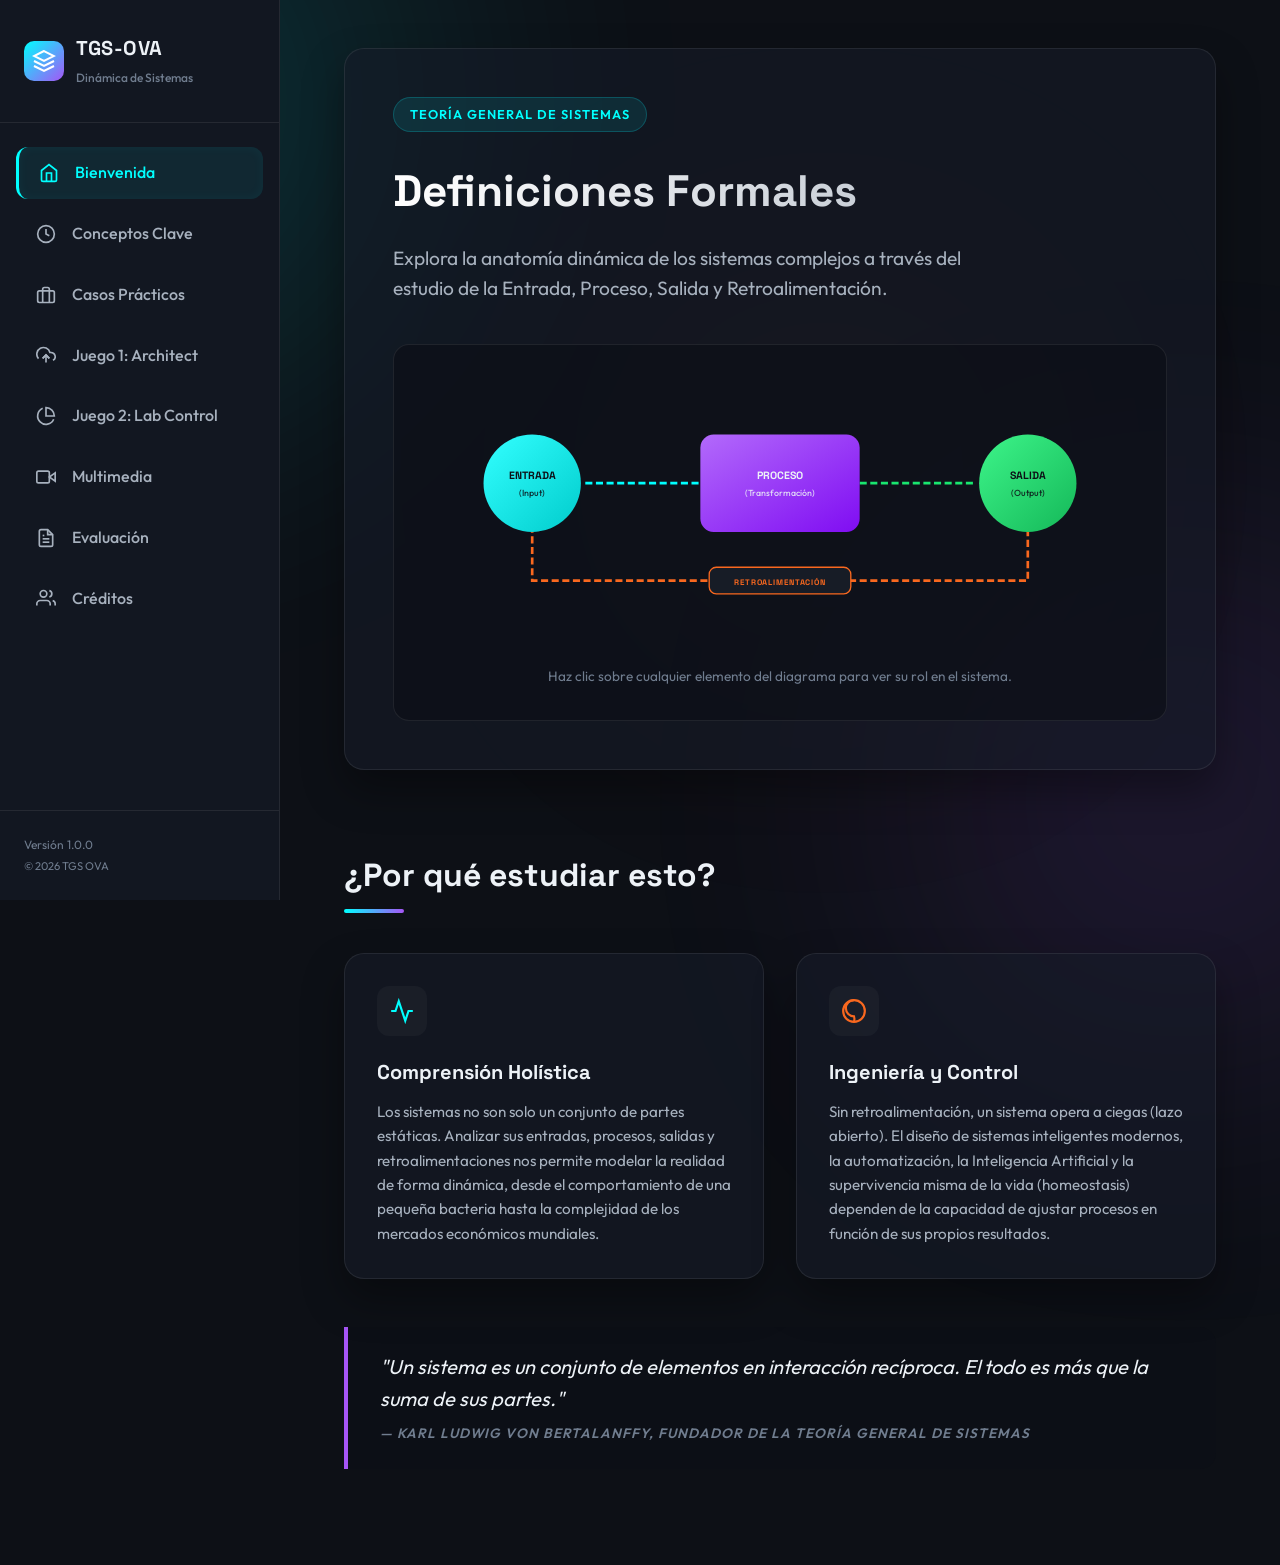
<file: ovas/OVA_Jhon_Alexander/index.html>
<!DOCTYPE html>
<html lang="es">
<head>
    <meta charset="UTF-8">
    <meta name="viewport" content="width=device-width, initial-scale=1.0">
    <meta name="description" content="Objeto Virtual de Aprendizaje (OVA) interactivo sobre la Teoría General de Sistemas (TGS). Aprende de forma interactiva sobre Entrada, Proceso, Salida y Retroalimentación con juegos y simuladores.">
    <title>OVA: Teoría General de Sistemas - Entrada, Proceso, Salida y Retroalimentación</title>
    <!-- Google Fonts -->
    <link rel="preconnect" href="https://fonts.googleapis.com">
    <link rel="preconnect" href="https://fonts.gstatic.com" crossorigin>
    <link href="https://fonts.googleapis.com/css2?family=Outfit:wght@300;400;500;600;700;800&family=Space+Grotesk:wght@400;500;600;700&display=swap" rel="stylesheet">
    <!-- Estilos Principales -->
    <link rel="stylesheet" href="styles.css">
</head>
<body>
    <!-- Partículas / Fondo dinámico decorativo -->
    <div class="bg-glow bg-glow-1"></div>
    <div class="bg-glow bg-glow-2"></div>
    <div class="bg-glow bg-glow-3"></div>

    <div class="app-container">
        <!-- Sidebar de Navegación -->
        <aside class="sidebar">
            <div class="sidebar-header">
                <div class="logo-icon">
                    <svg viewBox="0 0 24 24" fill="none" stroke="currentColor" stroke-width="2">
                        <path d="M12 2L2 7l10 5 10-5-10-5zM2 17l10 5 10-5M2 12l10 5 10-5"/>
                    </svg>
                </div>
                <div class="logo-text">
                    <h1>TGS-OVA</h1>
                    <span>Dinámica de Sistemas</span>
                </div>
            </div>
            
            <nav class="nav-menu">
                <a href="#bienvenida" class="nav-item active" data-tab="bienvenida">
                    <svg viewBox="0 0 24 24" fill="none" stroke="currentColor" stroke-width="2" class="nav-icon">
                        <path d="M3 9l9-7 9 7v11a2 2 0 0 1-2 2H5a2 2 0 0 1-2-2z"/>
                        <polyline points="9 22 9 12 15 12 15 22"/>
                    </svg>
                    <span>Bienvenida</span>
                </a>
                <a href="#conceptos" class="nav-item" data-tab="conceptos">
                    <svg viewBox="0 0 24 24" fill="none" stroke="currentColor" stroke-width="2" class="nav-icon">
                        <path d="M12 2a10 10 0 0 1 10 10c0 5.523-4.477 10-10 10S2 17.523 2 12A10 10 0 0 1 12 2z"/>
                        <path d="M12 6v6l4 2"/>
                    </svg>
                    <span>Conceptos Clave</span>
                </a>
                <a href="#casos" class="nav-item" data-tab="casos">
                    <svg viewBox="0 0 24 24" fill="none" stroke="currentColor" stroke-width="2" class="nav-icon">
                        <rect x="2" y="7" width="20" height="14" rx="2" ry="2"/>
                        <path d="M16 21V5a2 2 0 0 0-2-2h-4a2 2 0 0 0-2 2v16"/>
                    </svg>
                    <span>Casos Prácticos</span>
                </a>
                <a href="#constructor" class="nav-item" data-tab="constructor">
                    <svg viewBox="0 0 24 24" fill="none" stroke="currentColor" stroke-width="2" class="nav-icon">
                        <polyline points="16 16 12 12 8 16"/>
                        <line x1="12" y1="12" x2="12" y2="21"/>
                        <path d="M20.39 18.39A5 5 0 0 0 18 9h-1.26A8 8 0 1 0 3 16.3"/>
                        <polyline points="16 16 12 12 8 16"/>
                    </svg>
                    <span>Juego 1: Architect</span>
                </a>
                <a href="#simulador" class="nav-item" data-tab="simulador">
                    <svg viewBox="0 0 24 24" fill="none" stroke="currentColor" stroke-width="2" class="nav-icon">
                        <path d="M21.21 15.89A10 10 0 1 1 8 2.83"/>
                        <path d="M22 12A10 10 0 0 0 12 2v10z"/>
                    </svg>
                    <span>Juego 2: Lab Control</span>
                </a>
                <a href="#videos" class="nav-item" data-tab="videos">
                    <svg viewBox="0 0 24 24" fill="none" stroke="currentColor" stroke-width="2" class="nav-icon">
                        <polygon points="23 7 16 12 23 17 23 7"/>
                        <rect x="1" y="5" width="15" height="14" rx="2" ry="2"/>
                    </svg>
                    <span>Multimedia</span>
                </a>
                <a href="#evaluacion" class="nav-item" data-tab="evaluacion">
                    <svg viewBox="0 0 24 24" fill="none" stroke="currentColor" stroke-width="2" class="nav-icon">
                        <path d="M14 2H6a2 2 0 0 0-2 2v16a2 2 0 0 0 2 2h12a2 2 0 0 0 2-2V8z"/>
                        <polyline points="14 2 14 8 20 8"/>
                        <line x1="16" y1="13" x2="8" y2="13"/>
                        <line x1="16" y1="17" x2="8" y2="17"/>
                        <polyline points="10 9 9 9 8 9"/>
                    </svg>
                    <span>Evaluación</span>
                </a>
                <a href="#creditos" class="nav-item" data-tab="creditos">
                    <svg viewBox="0 0 24 24" fill="none" stroke="currentColor" stroke-width="2" class="nav-icon">
                        <path d="M17 21v-2a4 4 0 0 0-4-4H5a4 4 0 0 0-4 4v2"/>
                        <circle cx="9" cy="7" r="4"/>
                        <path d="M23 21v-2a4 4 0 0 0-3-3.87"/>
                        <path d="M16 3.13a4 4 0 0 1 0 7.75"/>
                    </svg>
                    <span>Créditos</span>
                </a>
            </nav>

            <div class="sidebar-footer">
                <span class="version">Versión 1.0.0</span>
                <span class="copyright">© 2026 TGS OVA</span>
            </div>
        </aside>

        <!-- Contenido Principal -->
        <main class="main-content">
            <!-- Header Móvil -->
            <header class="mobile-header">
                <button class="menu-toggle" id="menuToggleBtn">
                    <svg viewBox="0 0 24 24" fill="none" stroke="currentColor" stroke-width="2">
                        <line x1="3" y1="12" x2="21" y2="12"/>
                        <line x1="3" y1="6" x2="21" y2="6"/>
                        <line x1="3" y1="18" x2="21" y2="18"/>
                    </svg>
                </button>
                <div class="mobile-logo">
                    <h2>TGS OVA</h2>
                </div>
                <div style="width: 24px;"></div> <!-- Spacer para balancear -->
            </header>

            <!-- Sección: Bienvenida -->
            <section id="bienvenida" class="tab-content active">
                <div class="hero-card">
                    <div class="hero-badge">Teoría General de Sistemas</div>
                    <h2 class="hero-title">Definiciones Formales</h2>
                    <p class="hero-subtitle">Explora la anatomía dinámica de los sistemas complejos a través del estudio de la Entrada, Proceso, Salida y Retroalimentación.</p>
                    
                    <!-- Diagrama de Sistema Interactivo SVG -->
                    <div class="interactive-diagram-container">
                        <svg id="mainSystemDiagram" viewBox="0 0 800 300" class="main-diagram-svg">
                            <!-- Definición de Gradientes y Marcadores -->
                            <defs>
                                <linearGradient id="cyanGrad" x1="0%" y1="0%" x2="100%" y2="100%">
                                    <stop offset="0%" stop-color="hsl(180, 100%, 60%)" />
                                    <stop offset="100%" stop-color="hsl(180, 100%, 40%)" />
                                </linearGradient>
                                <linearGradient id="purpleGrad" x1="0%" y1="0%" x2="100%" y2="100%">
                                    <stop offset="0%" stop-color="hsl(270, 95%, 70%)" />
                                    <stop offset="100%" stop-color="hsl(270, 90%, 50%)" />
                                </linearGradient>
                                <linearGradient id="greenGrad" x1="0%" y1="0%" x2="100%" y2="100%">
                                    <stop offset="0%" stop-color="hsl(145, 90%, 60%)" />
                                    <stop offset="100%" stop-color="hsl(145, 80%, 40%)" />
                                </linearGradient>
                                <linearGradient id="orangeGrad" x1="0%" y1="0%" x2="100%" y2="100%">
                                    <stop offset="0%" stop-color="hsl(20, 95%, 65%)" />
                                    <stop offset="100%" stop-color="hsl(20, 95%, 45%)" />
                                </linearGradient>
                                <marker id="arrow" viewBox="0 0 10 10" refX="6" refY="5" markerWidth="6" markerHeight="6" orient="auto-start-reverse">
                                    <path d="M 0 0 L 10 5 L 0 10 z" fill="#718096" />
                                </marker>
                                <marker id="arrow-coral" viewBox="0 0 10 10" refX="6" refY="5" markerWidth="6" markerHeight="6" orient="auto-start-reverse">
                                    <path d="M 0 0 L 10 5 L 0 10 z" fill="hsl(20, 95%, 55%)" />
                                </marker>
                            </defs>

                            <!-- Línea de Conexión: Entrada a Proceso -->
                            <line x1="180" y1="120" x2="310" y2="120" stroke="hsl(180, 100%, 50%)" stroke-width="3" stroke-dasharray="6, 4" class="anim-dash-fast"/>
                            
                            <!-- Línea de Conexión: Proceso a Salida -->
                            <line x1="490" y1="120" x2="620" y2="120" stroke="hsl(145, 80%, 50%)" stroke-width="3" stroke-dasharray="6, 4" class="anim-dash-fast"/>

                            <!-- Lazo de Retroalimentación -->
                            <path d="M 680 160 L 680 230 L 120 230 L 120 160" fill="none" stroke="hsl(20, 95%, 55%)" stroke-width="3" stroke-dasharray="8, 4" class="anim-dash-feedback" marker-end="url(#arrow-coral)"/>

                            <!-- Nodo: Entrada -->
                            <g class="diagram-node node-input" id="nodeInput">
                                <circle cx="120" cy="120" r="55" fill="url(#cyanGrad)" filter="url(#glow)"/>
                                <text x="120" y="115" class="node-title">ENTRADA</text>
                                <text x="120" y="135" class="node-desc">(Input)</text>
                            </g>

                            <!-- Nodo: Proceso (Caja Negra) -->
                            <g class="diagram-node node-process" id="nodeProcess">
                                <rect x="310" y="65" width="180" height="110" rx="15" fill="url(#purpleGrad)" class="glow-purple"/>
                                <text x="400" y="115" class="node-title">PROCESO</text>
                                <text x="400" y="135" class="node-desc">(Transformación)</text>
                            </g>

                            <!-- Nodo: Salida -->
                            <g class="diagram-node node-output" id="nodeOutput">
                                <circle cx="680" cy="120" r="55" fill="url(#greenGrad)"/>
                                <text x="680" y="115" class="node-title">SALIDA</text>
                                <text x="680" y="135" class="node-desc">(Output)</text>
                            </g>

                            <!-- Etiqueta Retroalimentación -->
                            <rect x="320" y="215" width="160" height="30" rx="8" fill="hsl(220, 25%, 12%)" stroke="hsl(20, 95%, 55%)" stroke-width="1.5"/>
                            <text x="400" y="235" class="node-feedback-text">RETROALIMENTACIÓN</text>
                        </svg>
                        <div class="diagram-hint">Haz clic sobre cualquier elemento del diagrama para ver su rol en el sistema.</div>
                    </div>
                </div>

                <!-- Info Modal / Detalle dinámico del diagrama -->
                <div class="diagram-detail-card id-card-hidden" id="diagramDetailCard">
                    <button class="close-card-btn" id="closeDetailCardBtn">&times;</button>
                    <div class="card-detail-content">
                        <h4 class="card-detail-title" id="detailTitle">Detalle</h4>
                        <p class="card-detail-text" id="detailDescription">Selecciona un elemento.</p>
                        <div class="detail-tags" id="detailTags"></div>
                    </div>
                </div>

                <!-- Tarjetas de Justificación -->
                <div class="section-title-wrap">
                    <h3 class="section-title">¿Por qué estudiar esto?</h3>
                    <div class="title-underline"></div>
                </div>

                <div class="grid-2">
                    <div class="info-card glow-card">
                        <div class="info-card-icon text-cyan">
                            <svg viewBox="0 0 24 24" fill="none" stroke="currentColor" stroke-width="2">
                                <path d="M22 12h-4l-3 9L9 3l-3 9H2"/>
                            </svg>
                        </div>
                        <h3>Comprensión Holística</h3>
                        <p>Los sistemas no son solo un conjunto de partes estáticas. Analizar sus entradas, procesos, salidas y retroalimentaciones nos permite modelar la realidad de forma dinámica, desde el comportamiento de una pequeña bacteria hasta la complejidad de los mercados económicos mundiales.</p>
                    </div>

                    <div class="info-card glow-card">
                        <div class="info-card-icon text-coral">
                            <svg viewBox="0 0 24 24" fill="none" stroke="currentColor" stroke-width="2">
                                <circle cx="12" cy="12" r="10"/>
                                <path d="M12 2a7.5 7.5 0 0 0 0 15 7.5 7.5 0 0 1 0 5"/>
                            </svg>
                        </div>
                        <h3>Ingeniería y Control</h3>
                        <p>Sin retroalimentación, un sistema opera a ciegas (lazo abierto). El diseño de sistemas inteligentes modernos, la automatización, la Inteligencia Artificial y la supervivencia misma de la vida (homeostasis) dependen de la capacidad de ajustar procesos en función de sus propios resultados.</p>
                    </div>
                </div>

                <div class="quote-container">
                    <blockquote>
                        "Un sistema es un conjunto de elementos en interacción recíproca. El todo es más que la suma de sus partes."
                    </blockquote>
                    <cite>— Karl Ludwig von Bertalanffy, Fundador de la Teoría General de Sistemas</cite>
                </div>
            </section>

            <!-- Sección: Conceptos Clave -->
            <section id="conceptos" class="tab-content">
                <div class="section-title-wrap">
                    <span class="subtitle-tag">Marco Teórico</span>
                    <h2 class="section-title">Los 4 Pilares del Análisis de Sistemas</h2>
                    <div class="title-underline"></div>
                </div>

                <!-- Navegador de Conceptos (Sub-tabs verticales/horizontales) -->
                <div class="concept-tabs">
                    <button class="c-tab-btn active" data-concept="input">
                        <span class="indicator cyan"></span> Entrada (Input)
                    </button>
                    <button class="c-tab-btn" data-concept="process">
                        <span class="indicator purple"></span> Proceso (Process)
                    </button>
                    <button class="c-tab-btn" data-concept="output">
                        <span class="indicator green"></span> Salida (Output)
                    </button>
                    <button class="c-tab-btn" data-concept="feedback">
                        <span class="indicator coral"></span> Retroalimentación
                    </button>
                </div>

                <!-- Paneles de Conceptos -->
                <div class="concept-panels-container">
                    <!-- Entrada -->
                    <div class="concept-panel active" id="c-input">
                        <div class="concept-layout">
                            <div class="concept-info">
                                <h3 class="concept-heading text-cyan">Definición Formal de la Entrada</h3>
                                <p class="concept-p">Es la fuerza de arranque o importación que proporciona al sistema la materia, energía o información necesaria para su operación y mantenimiento.</p>
                                <p class="concept-p">Ningún sistema abierto es autosuficiente; depende del ambiente externo para adquirir recursos indispensables. Las entradas pueden clasificarse en:</p>
                                <ul class="concept-list">
                                    <li><strong>Materia:</strong> Insumos tangibles que serán transformados o consumidos (ej. hierro en una siderúrgica, alimentos en el cuerpo).</li>
                                    <li><strong>Energía:</strong> La fuerza que dinamiza y mueve los mecanismos del sistema (ej. electricidad, radiación solar, calor).</li>
                                    <li><strong>Información:</strong> Datos, instrucciones, señales o variables del entorno que orientan la operación del sistema (ej. especificaciones de diseño, temperatura ambiental).</li>
                                </ul>
                                <div class="concept-academic">
                                    <strong>Enfoque Cibernético:</strong> Representa la disminución de la entropía importando orden (*negentropía*) desde el exterior para evitar la degradación del sistema.
                                </div>
                            </div>
                            <div class="concept-visualization">
                                <div class="flow-box border-cyan">
                                    <div class="box-header bg-cyan">Ambiente Externo</div>
                                    <div class="box-body">
                                        <div class="arrow-indicator anim-flow-right">
                                            <span>Materia</span>
                                            <span>Energía</span>
                                            <span>Información</span>
                                        </div>
                                        <div class="target-box bg-dark-cyan">ENTRADA (Sistema)</div>
                                    </div>
                                </div>
                            </div>
                        </div>
                    </div>

                    <!-- Proceso -->
                    <div class="concept-panel" id="c-process">
                        <div class="concept-layout">
                            <div class="concept-info">
                                <h3 class="concept-heading text-purple">Definición Formal del Proceso</h3>
                                <p class="concept-p">Es la corriente de transformación que convierte las entradas en salidas. Consiste en la acción combinada de las partes y subsistemas para alterar el estado de los insumos.</p>
                                <p class="concept-p">El proceso representa el comportamiento dinámico e interno del sistema. A menudo se le llama <strong>"Caja Negra"</strong> (*Black Box*) cuando:</p>
                                <ul class="concept-list">
                                    <li>El observador se enfoca en las relaciones causa-efecto (Entradas vs. Salidas) sin necesidad de detallar la compleja mecánica interna.</li>
                                    <li>Los mecanismos internos son tan intrincados o inaccesibles que solo pueden inferirse experimentalmente evaluando qué sale ante determinado estímulo de entrada.</li>
                                </ul>
                                <div class="concept-academic">
                                    <strong>Enfoque de Sistemas:</strong> En este punto ocurre la *sinergia*, donde el trabajo coordinado de los subsistemas produce un valor que excede las contribuciones individuales.
                                </div>
                            </div>
                            <div class="concept-visualization">
                                <div class="black-box-container">
                                    <div class="flow-line entry-line"></div>
                                    <div class="black-box border-purple">
                                        <span class="bb-title">CAJA NEGRA</span>
                                        <span class="bb-subtitle">(Proceso de Transformación)</span>
                                        <div class="bb-gears">⚙️⚙️</div>
                                    </div>
                                    <div class="flow-line exit-line"></div>
                                </div>
                            </div>
                        </div>
                    </div>

                    <!-- Salida -->
                    <div class="concept-panel" id="c-output">
                        <div class="concept-layout">
                            <div class="concept-info">
                                <h3 class="concept-heading text-green">Definición Formal de la Salida</h3>
                                <p class="concept-p">Es el resultado del proceso de transformación. Representa la exportación de productos, servicios, energía modificada o información hacia el medio ambiente externo.</p>
                                <p class="concept-p">La salida cumple con el propósito de existencia del sistema y determina su viabilidad a largo plazo. Las salidas se agrupan en:</p>
                                <ul class="concept-list">
                                    <li><strong>Salidas Principales (Útiles):</strong> Aquellos resultados que justifican la existencia del sistema en primer lugar (ej. vehículos terminados, pacientes curados).</li>
                                    <li><strong>Residuos o Desechos:</strong> Subproductos del proceso de transformación que no aportan valor inmediato y a menudo incrementan la entropía ambiental (ej. calor disipado, gases de combustión, chatarra).</li>
                                    <li><strong>Información/Señales:</strong> Datos reportados al ambiente para comunicar estados internos del sistema.</li>
                                </ul>
                            </div>
                            <div class="concept-visualization">
                                <div class="flow-box border-green">
                                    <div class="box-header bg-green">SISTEMA</div>
                                    <div class="box-body">
                                        <div class="target-box bg-dark-green">SALIDA</div>
                                        <div class="arrow-indicator anim-flow-right">
                                            <span>Productos Útiles</span>
                                            <span>Residuos / Calor</span>
                                            <span>Señales / Datos</span>
                                        </div>
                                        <div class="box-header bg-dark-neutral">Ambiente Receptor</div>
                                    </div>
                                </div>
                            </div>
                        </div>
                    </div>

                    <!-- Retroalimentación -->
                    <div class="concept-panel" id="c-feedback">
                        <div class="concept-layout">
                            <div class="concept-info">
                                <h3 class="concept-heading text-coral">Definición Formal de la Retroalimentación</h3>
                                <p class="concept-p">Es el mecanismo de control mediante el cual una fracción de la salida de un sistema se redirige nuevamente hacia la entrada, modificando su comportamiento posterior.</p>
                                <p class="concept-p">La retroalimentación (*Feedback*) es el núcleo de la estabilidad y la autorregulación. Existen dos tipos fundamentales descritos por la cibernética:</p>
                                <ul class="concept-list">
                                    <li><strong>Retroalimentación Negativa (Balancing / Homeostática):</strong> Reduce la desviación entre el desempeño del sistema y el objetivo deseado. Actúa como freno automático estabilizador. (Ej: Un termostato, el hambre en los animales).</li>
                                    <li><strong>Retroalimentación Positiva (Reinforcing / Amplificadora):</strong> Amplifica y acelera los cambios o desviaciones del sistema. Conduce al crecimiento exponencial o al colapso destructivo si no es regulada. (Ej: El acople de audio de un micrófono, el pánico bancario, el nacimiento biológico).</li>
                                </ul>
                            </div>
                            <div class="concept-visualization">
                                <div class="feedback-loop-diagram">
                                    <div class="loop-top">
                                        <div class="loop-node bg-dark-cyan">Comparador</div>
                                        <div class="loop-arrow">➡️</div>
                                        <div class="loop-node bg-dark-purple">Proceso</div>
                                    </div>
                                    <div class="loop-bottom">
                                        <div class="loop-arrow-left">⬅️ (Señal de Retorno)</div>
                                        <div class="loop-node bg-coral">Sensor (Salida)</div>
                                    </div>
                                </div>
                            </div>
                        </div>
                    </div>
                </div>
            </section>

            <!-- Sección: Casos Prácticos -->
            <section id="casos" class="tab-content">
                <div class="section-title-wrap">
                    <span class="subtitle-tag">Aplicación Práctica</span>
                    <h2 class="section-title">Análisis de Sistemas Reales</h2>
                    <div class="title-underline"></div>
                </div>
                <p class="section-desc">Selecciona un sistema a continuación para interactuar con sus componentes y observar cómo fluyen la materia, energía e información a través de ellos.</p>

                <!-- Selector de Casos -->
                <div class="cases-selector">
                    <button class="case-select-btn active" data-case="solar">
                        🌞 Calentador Solar de Agua
                    </button>
                    <button class="case-select-btn" data-case="biologico">
                        🧬 Homeostasis Humana
                    </button>
                    <button class="case-select-btn" data-case="startup">
                        💻 Startup de Software
                    </button>
                </div>

                <!-- Contenedores de Caso -->
                <div class="case-detail-container">
                    <!-- Calentador Solar -->
                    <div class="case-pane active" id="case-solar">
                        <div class="case-grid">
                            <div class="case-description-column">
                                <div class="case-badge">Sistema Termodinámico y Físico</div>
                                <h3>Calentador Solar de Agua</h3>
                                <p class="case-p">Un calentador solar capta la radiación solar para calentar agua líquida de consumo. Es un sistema altamente regulable y visible en la vida diaria.</p>
                                
                                <div class="flows-display">
                                    <div class="flow-pill" data-flow="solar-input">
                                        <span class="pill-dot bg-cyan"></span> Entrada
                                    </div>
                                    <div class="flow-pill" data-flow="solar-process">
                                        <span class="pill-dot bg-purple"></span> Proceso
                                    </div>
                                    <div class="flow-pill" data-flow="solar-output">
                                        <span class="pill-dot bg-green"></span> Salida
                                    </div>
                                    <div class="flow-pill" data-flow="solar-feedback">
                                        <span class="pill-dot bg-coral"></span> Retroalimentación
                                    </div>
                                </div>

                                <div class="flow-explanation-box" id="solarExplanationBox">
                                    <p class="explanation-placeholder">Selecciona un flujo de la izquierda para ver su detalle en el sistema.</p>
                                </div>
                            </div>
                            <div class="case-visual-column">
                                <div class="system-blueprint">
                                    <!-- Blueprint SVG -->
                                    <svg viewBox="0 0 400 300" class="blueprint-svg">
                                        <!-- Colector Solar -->
                                        <rect x="50" y="150" width="120" height="100" rx="5" fill="none" stroke="#4a5568" stroke-width="2"/>
                                        <line x1="50" y1="150" x2="170" y2="250" stroke="#4a5568" stroke-width="2"/>
                                        <text x="110" y="210" fill="#718096" font-size="12" text-anchor="middle">Colector Solar</text>

                                        <!-- Radiación (Entrada) -->
                                        <g id="blue-solar-sun">
                                            <circle cx="60" cy="50" r="20" fill="none" stroke="hsl(180, 100%, 50%)" stroke-dasharray="4,4"/>
                                            <line x1="60" y1="50" x2="90" y2="100" stroke="hsl(180, 100%, 50%)" stroke-width="2" marker-end="url(#arrow)"/>
                                        </g>

                                        <!-- Termotanque (Almacenamiento) -->
                                        <rect x="220" y="60" width="130" height="80" rx="10" fill="none" stroke="#4a5568" stroke-width="2"/>
                                        <text x="285" y="105" fill="#718096" font-size="12" text-anchor="middle">Termotanque</text>

                                        <!-- Agua fría (Entrada) -->
                                        <path d="M 20 100 L 220 100" fill="none" stroke="hsl(180, 100%, 50%)" stroke-width="2" marker-end="url(#arrow)" stroke-dasharray="5,5"/>
                                        <text x="70" y="90" fill="hsl(180, 100%, 50%)" font-size="10">Agua Fría (Entrada)</text>

                                        <!-- Conexión tubos (Proceso) -->
                                        <path d="M 140 220 L 250 140" fill="none" stroke="hsl(270, 90%, 65%)" stroke-width="2" stroke-dasharray="5,5"/>
                                        <text x="195" y="170" fill="hsl(270, 90%, 65%)" font-size="10">Termosifón</text>

                                        <!-- Agua Caliente (Salida) -->
                                        <path d="M 350 100 L 390 100" fill="none" stroke="hsl(145, 80%, 50%)" stroke-width="2" marker-end="url(#arrow)"/>
                                        <text x="360" y="85" fill="hsl(145, 80%, 50%)" font-size="10">Agua Caliente</text>

                                        <!-- Válvula Mezcladora (Retroalimentación) -->
                                        <rect x="270" y="180" width="30" height="20" rx="3" fill="none" stroke="hsl(20, 95%, 55%)" stroke-width="1.5"/>
                                        <text x="285" y="170" fill="hsl(20, 95%, 55%)" font-size="9" text-anchor="middle">Válvula</text>
                                        <path d="M 285 140 L 285 180" fill="none" stroke="hsl(20, 95%, 55%)" stroke-width="1.5" stroke-dasharray="3,3"/>
                                    </svg>
                                </div>
                            </div>
                        </div>
                    </div>

                    <!-- Homeostasis Humana -->
                    <div class="case-pane" id="case-biologico">
                        <div class="case-grid">
                            <div class="case-description-column">
                                <div class="case-badge">Sistema Biológico Complejo</div>
                                <h3>Regulación de la Temperatura Corporal</h3>
                                <p class="case-p">El cuerpo humano debe mantener su temperatura a ~37°C a pesar de los cambios en el ambiente exterior. Es un ejemplo supremo de retroalimentación negativa.</p>
                                
                                <div class="flows-display">
                                    <div class="flow-pill" data-flow="bio-input">
                                        <span class="pill-dot bg-cyan"></span> Entrada
                                    </div>
                                    <div class="flow-pill" data-flow="bio-process">
                                        <span class="pill-dot bg-purple"></span> Proceso
                                    </div>
                                    <div class="flow-pill" data-flow="bio-output">
                                        <span class="pill-dot bg-green"></span> Salida
                                    </div>
                                    <div class="flow-pill" data-flow="bio-feedback">
                                        <span class="pill-dot bg-coral"></span> Retroalimentación
                                    </div>
                                </div>

                                <div class="flow-explanation-box" id="bioExplanationBox">
                                    <p class="explanation-placeholder">Selecciona un flujo de la izquierda para ver su detalle en el sistema.</p>
                                </div>
                            </div>
                            <div class="case-visual-column">
                                <div class="system-blueprint">
                                    <svg viewBox="0 0 400 300" class="blueprint-svg">
                                        <!-- Silueta Humana Simplificada -->
                                        <g stroke="#4a5568" stroke-width="2" fill="none">
                                            <circle cx="200" cy="60" r="20"/>
                                            <line x1="200" y1="80" x2="200" y2="180"/>
                                            <line x1="200" y1="100" x2="160" y2="130"/>
                                            <line x1="200" y1="100" x2="240" y2="130"/>
                                            <line x1="200" y1="180" x2="175" y2="250"/>
                                            <line x1="200" y1="180" x2="225" y2="250"/>
                                        </g>
                                        
                                        <!-- Sensor/Hipotálamo -->
                                        <circle cx="200" cy="60" r="4" fill="hsl(20, 95%, 55%)"/>
                                        <text x="210" y="60" fill="hsl(20, 95%, 55%)" font-size="10">Hipotálamo</text>

                                        <!-- Estímulo Térmico (Entrada) -->
                                        <path d="M 120 40 L 170 60" fill="none" stroke="hsl(180, 100%, 50%)" stroke-width="2" marker-end="url(#arrow)"/>
                                        <text x="100" y="30" fill="hsl(180, 100%, 50%)" font-size="10">Frío/Calor (Entrada)</text>

                                        <!-- Respuesta (Salida) -->
                                        <path d="M 230 140 L 280 140" fill="none" stroke="hsl(145, 80%, 50%)" stroke-width="2" marker-end="url(#arrow)"/>
                                        <text x="250" y="130" fill="hsl(145, 80%, 50%)" font-size="10">Sudor/Escalofrío</text>
                                    </svg>
                                </div>
                            </div>
                        </div>
                    </div>

                    <!-- Startup de Software -->
                    <div class="case-pane" id="case-startup">
                        <div class="case-grid">
                            <div class="case-description-column">
                                <div class="case-badge">Sistema Socio-Técnico</div>
                                <h3>Startup de Base Tecnológica</h3>
                                <p class="case-p">Una empresa de software funciona como un sistema abierto dinámico que consume capital y talento para entregar código y valor, usando métricas del cliente como control.</p>
                                
                                <div class="flows-display">
                                    <div class="flow-pill" data-flow="startup-input">
                                        <span class="pill-dot bg-cyan"></span> Entrada
                                    </div>
                                    <div class="flow-pill" data-flow="startup-process">
                                        <span class="pill-dot bg-purple"></span> Proceso
                                    </div>
                                    <div class="flow-pill" data-flow="startup-output">
                                        <span class="pill-dot bg-green"></span> Salida
                                    </div>
                                    <div class="flow-pill" data-flow="startup-feedback">
                                        <span class="pill-dot bg-coral"></span> Retroalimentación
                                    </div>
                                </div>

                                <div class="flow-explanation-box" id="startupExplanationBox">
                                    <p class="explanation-placeholder">Selecciona un flujo de la izquierda para ver su detalle en el sistema.</p>
                                </div>
                            </div>
                            <div class="case-visual-column">
                                <div class="system-blueprint">
                                    <svg viewBox="0 0 400 300" class="blueprint-svg">
                                        <!-- Estructura de Startup -->
                                        <rect x="140" y="110" width="120" height="80" rx="8" fill="none" stroke="#4a5568" stroke-width="2"/>
                                        <text x="200" y="150" fill="#718096" font-size="11" text-anchor="middle">Equipo e Infraestructura</text>

                                        <!-- Inversión / Clientes (Entrada) -->
                                        <path d="M 20 150 L 140 150" fill="none" stroke="hsl(180, 100%, 50%)" stroke-width="2" marker-end="url(#arrow)"/>
                                        <text x="50" y="135" fill="hsl(180, 100%, 50%)" font-size="10">Capital y Requerimientos</text>

                                        <!-- Producto (Salida) -->
                                        <path d="M 260 150 L 380 150" fill="none" stroke="hsl(145, 80%, 50%)" stroke-width="2" marker-end="url(#arrow)"/>
                                        <text x="280" y="135" fill="hsl(145, 80%, 50%)" font-size="10">SaaS / Software Útil</text>

                                        <!-- Lazo de Ventas y NPS (Retroalimentación) -->
                                        <path d="M 320 160 L 320 230 L 80 230 L 80 160" fill="none" stroke="hsl(20, 95%, 55%)" stroke-width="1.5" marker-end="url(#arrow-coral)"/>
                                        <text x="200" y="220" fill="hsl(20, 95%, 55%)" font-size="9" text-anchor="middle">Métricas de Clientes (Churn, NPS)</text>
                                    </svg>
                                </div>
                            </div>
                        </div>
                    </div>
                </div>
            </section>

            <!-- Sección: Juego 1 - Constructor de Sistemas (Architect) -->
            <section id="constructor" class="tab-content">
                <div class="section-title-wrap">
                    <span class="subtitle-tag">Minijuego de Aprendizaje Activo</span>
                    <h2 class="section-title">Juego 1: Architect (Diseñador de Sistemas)</h2>
                    <div class="title-underline"></div>
                </div>
                
                <div class="game-intro-card" id="architectIntroCard">
                    <h3>¿Estás listo para asumir el rol de Diseñador de Sistemas?</h3>
                    <p>En este juego, se te asignará un sistema desestructurado. Tu misión es analizar cada uno de los componentes flotantes y arrastrarlos o hacer clic para colocarlos en su categoría de flujo formal correcta (Entrada, Proceso, Salida o Retroalimentación).</p>
                    
                    <div class="game-select-scenario">
                        <h4>Selecciona un escenario de prueba:</h4>
                        <div class="scenario-buttons">
                            <button class="btn btn-outline" onclick="initArchitectGame('atm')">🏦 Cajero Automático (ATM)</button>
                            <button class="btn btn-outline" onclick="initArchitectGame('purifier')">💧 Planta Purificadora de Agua</button>
                        </div>
                    </div>
                </div>

                <!-- Tablero del Juego 1 -->
                <div class="game-board-container hidden" id="architectGameBoard">
                    <div class="game-header">
                        <div class="game-scenario-title">
                            Escenario: <span id="gameScenarioName">Cajero Automático</span>
                        </div>
                        <div class="game-stats">
                            <span>Puntos: <strong id="gameScoreText">0</strong></span>
                            <span>Intentos: <strong id="gameAttemptsText">0</strong>/4</span>
                        </div>
                        <button class="btn btn-sm btn-outline" onclick="resetArchitectGame()">Cambiar Escenario</button>
                    </div>

                    <!-- Componentes flotantes/desordenados -->
                    <div class="scrambled-elements-panel">
                        <h4>Elementos por clasificar:</h4>
                        <div class="elements-pool" id="elementsPool">
                            <!-- Los elementos se insertarán dinámicamente -->
                        </div>
                    </div>

                    <!-- Canastas / Zonas de depósito -->
                    <div class="game-drop-grid">
                        <div class="drop-zone border-cyan" data-zone="input">
                            <div class="zone-header bg-cyan">ENTRADAS</div>
                            <div class="zone-slots" id="zone-input"></div>
                        </div>

                        <div class="drop-zone border-purple" data-zone="process">
                            <div class="zone-header bg-purple">PROCESOS</div>
                            <div class="zone-slots" id="zone-process"></div>
                        </div>

                        <div class="drop-zone border-green" data-zone="output">
                            <div class="zone-header bg-green">SALIDAS</div>
                            <div class="zone-slots" id="zone-output"></div>
                        </div>

                        <div class="drop-zone border-coral" data-zone="feedback">
                            <div class="zone-header bg-coral">RETROALIMENTACIÓN</div>
                            <div class="zone-slots" id="zone-feedback"></div>
                        </div>
                    </div>

                    <!-- Mensajes de Estado del Juego -->
                    <div class="game-feedback-banner hidden" id="gameFeedbackBanner">
                        <div class="feedback-icon" id="gameFeedbackIcon">✅</div>
                        <div class="feedback-msg-wrap">
                            <h5 id="gameFeedbackTitle">¡Excelente trabajo!</h5>
                            <p id="gameFeedbackMsg">Ese componente encaja perfectamente en ese flujo.</p>
                        </div>
                    </div>
                </div>

                <!-- Modal de victoria/derrota del Juego 1 -->
                <div class="game-result-overlay hidden" id="architectResultOverlay">
                    <div class="result-modal glow-card">
                        <div class="result-emoji" id="architectResultEmoji">🏆</div>
                        <h2 id="architectResultTitle">¡Sistema Completado con Éxito!</h2>
                        <p id="architectResultDesc">Has demostrado un dominio excepcional sobre la anatomía de este sistema.</p>
                        <div class="result-score-wrap">
                            <span>Puntuación final: <strong id="architectResultScore">100</strong> puntos</span>
                        </div>
                        <div class="modal-buttons">
                            <button class="btn btn-primary" onclick="resetArchitectGame()">Jugar de Nuevo</button>
                        </div>
                    </div>
                </div>
            </section>

            <!-- Sección: Juego 2 - Control de Lazo Cerrado (Lab Control) -->
            <section id="simulador" class="tab-content">
                <div class="section-title-wrap">
                    <span class="subtitle-tag">Simulador Interactivo en Tiempo Real</span>
                    <h2 class="section-title">Juego 2: Lab Control (Estabilidad Homeostática)</h2>
                    <div class="title-underline"></div>
                </div>
                <p class="section-desc">En este simulador, eres el operador técnico de un **Invernadero Automatizado**. Tu objetivo es mantener la temperatura dentro del **rango óptimo (18°C a 25°C)** frente a perturbaciones climáticas extremas del exterior.</p>

                <div class="simulator-layout">
                    <!-- Columna de Controles -->
                    <div class="sim-controls-card glow-card">
                        <h3>Configuración del Sistema</h3>
                        
                        <div class="control-group">
                            <label><strong>Modo de Operación:</strong></label>
                            <div class="sim-mode-toggle">
                                <button class="mode-btn active" data-mode="open" onclick="setSimMode('open')">
                                    Lazo Abierto <span class="block text-xs font-normal text-gray-400">(Sin Feedback)</span>
                                </button>
                                <button class="mode-btn" data-mode="closed-neg" onclick="setSimMode('closed-neg')">
                                    Lazo Cerrado Negativo <span class="block text-xs font-normal text-gray-400">(Homeostasis)</span>
                                </button>
                                <button class="mode-btn" data-mode="closed-pos" onclick="setSimMode('closed-pos')">
                                    Lazo Cerrado Positivo <span class="block text-xs font-normal text-gray-400">(Caos/Amplificador)</span>
                                </button>
                            </div>
                        </div>

                        <div class="control-group">
                            <label for="tempPerturbSlider"><strong>Temperatura Exterior (Perturbación):</strong> <span id="tempExtText">20°C</span></label>
                            <input type="range" id="tempPerturbSlider" min="0" max="45" value="20" class="premium-slider">
                            <span class="slider-hint">Arrastra para simular frentes fríos o de calor severos.</span>
                        </div>

                        <!-- Manual Actuator Controls (Only active in Open Loop) -->
                        <div class="control-group" id="manualActuatorGroup">
                            <label><strong>Actuador Manual (Calefactor / Extractor):</strong></label>
                            <div class="actuator-slider-wrap">
                                <span>Enfriar</span>
                                <input type="range" id="actuatorSlider" min="-100" max="100" value="0" class="premium-slider">
                                <span>Calentar</span>
                            </div>
                            <span class="slider-hint">En Lazo Abierto, debes regular la potencia tú mismo para estabilizar el sistema.</span>
                        </div>

                        <!-- Botones de Acción -->
                        <div class="sim-actions">
                            <button class="btn btn-primary" id="startSimBtn" onclick="toggleSim()">Iniciar Simulación</button>
                            <button class="btn btn-outline" onclick="resetSim()">Restablecer</button>
                        </div>
                    </div>

                    <!-- Columna de Pantalla Visualizador -->
                    <div class="sim-display-card">
                        <div class="monitor-header">
                            <span class="monitor-title">PANEL DE CONTROL CENTRAL</span>
                            <div class="sys-status" id="sysStatusIndicator">
                                <span class="status-dot status-inactive"></span>
                                <span class="status-label">APAGADO</span>
                            </div>
                        </div>

                        <div class="monitor-body">
                            <!-- Métricas del Invernadero -->
                            <div class="metrics-grid">
                                <div class="metric-box border-cyan">
                                    <span class="metric-label">Temp. Exterior (Input)</span>
                                    <span class="metric-value text-cyan" id="metricExtTemp">20.0 °C</span>
                                </div>
                                <div class="metric-box border-purple">
                                    <span class="metric-label">Temperatura Interior</span>
                                    <span class="metric-value text-purple" id="metricIntTemp">22.0 °C</span>
                                </div>
                                <div class="metric-box border-green">
                                    <span class="metric-label">Consumo de Energía</span>
                                    <span class="metric-value text-green" id="metricPower">0 %</span>
                                </div>
                                <div class="metric-box border-coral" id="feedbackSensorBox">
                                    <span class="metric-label">Acción de Lazo</span>
                                    <span class="metric-value text-coral" id="metricFeedback">INACTIVO</span>
                                </div>
                            </div>

                            <!-- Gráfico Dinámico SVG -->
                            <div class="sim-graph-container">
                                <h4 class="graph-title">Comportamiento del Sistema en el Tiempo</h4>
                                <svg id="simRealtimeGraph" viewBox="0 0 500 150" class="sim-graph-svg">
                                    <!-- Rango Óptimo de Temperatura (Sombreado) -->
                                    <rect x="0" y="45" width="500" height="35" fill="rgba(16, 185, 129, 0.08)" stroke="rgba(16, 185, 129, 0.2)" stroke-dasharray="3,3"/>
                                    <text x="10" y="65" fill="rgba(16, 185, 129, 0.6)" font-size="9">Zona Óptima (18°C - 25°C)</text>

                                    <!-- Ejes -->
                                    <line x1="0" y1="130" x2="500" y2="130" stroke="#4a5568"/>
                                    <line x1="0" y1="10" x2="0" y2="130" stroke="#4a5568"/>

                                    <!-- Curva de Temperatura Interior -->
                                    <path id="tempPath" d="M 0 65" fill="none" stroke="hsl(270, 90%, 65%)" stroke-width="2.5"/>
                                    <!-- Curva de Temperatura Exterior (Perturbación) -->
                                    <path id="extTempPath" d="M 0 65" fill="none" stroke="hsl(180, 100%, 50%)" stroke-width="1.5" stroke-dasharray="3,2"/>
                                </svg>
                                <div class="graph-legend">
                                    <span class="leg-item"><span class="leg-line line-purple"></span> Temp. Interior</span>
                                    <span class="leg-item"><span class="leg-line line-cyan-dash"></span> Temp. Exterior</span>
                                </div>
                            </div>

                            <!-- Estado Biológico del Cultivo -->
                            <div class="crop-health-status" id="cropHealthStatus">
                                <div class="health-header">
                                    <span>Salud del Cultivo:</span>
                                    <strong id="healthPctText">100%</strong>
                                </div>
                                <div class="health-bar-container">
                                    <div class="health-bar bg-green" id="healthBar" style="width: 100%;"></div>
                                </div>
                                <span class="health-desc" id="healthDescText">Las plantas se encuentran en condiciones térmicas ideales.</span>
                            </div>
                        </div>
                    </div>
                </div>
            </section>

            <!-- Sección: Videos Relacionados -->
            <section id="videos" class="tab-content">
                <div class="section-title-wrap">
                    <span class="subtitle-tag">Biblioteca Multimedia</span>
                    <h2 class="section-title">Contenido Audiovisual Seleccionado</h2>
                    <div class="title-underline"></div>
                </div>

                <div class="grid-2">
                    <div class="video-card glow-card">
                        <div class="video-wrapper">
                            <!-- Video Curado de YouTube -->
                            <iframe src="https://www.youtube.com/embed/a-W2-aWjSjs" title="YouTube video player" frameborder="0" allow="accelerometer; autoplay; clipboard-write; encrypted-media; gyroscope; picture-in-picture; web-share" allowfullscreen></iframe>
                        </div>
                        <div class="video-info">
                            <span class="v-tag bg-cyan">Introducción</span>
                            <h3>La Teoría General de Sistemas</h3>
                            <p>Un video que explica de forma clara y accesible los cimientos de la TGS, su origen y su aplicación práctica en diferentes ciencias modernas.</p>
                        </div>
                    </div>

                    <div class="video-card glow-card">
                        <div class="video-wrapper">
                            <!-- Video Curado sobre Retroalimentación y Cibernética -->
                            <iframe src="https://www.youtube.com/embed/wL5SjR2U61Y" title="YouTube video player" frameborder="0" allow="accelerometer; autoplay; clipboard-write; encrypted-media; gyroscope; picture-in-picture; web-share" allowfullscreen></iframe>
                        </div>
                        <div class="video-info">
                            <span class="v-tag bg-coral">Cibernética</span>
                            <h3>¿Qué es el Feedback (Lazo Cerrado)?</h3>
                            <p>Explicación visual detallada sobre el concepto de feedback loop, homeostasis, retroalimentación positiva y negativa y cómo moldean la estabilidad planetaria.</p>
                        </div>
                    </div>
                </div>
            </section>

            <!-- Sección: Quiz e Inteligencia Evaluativa -->
            <section id="evaluacion" class="tab-content">
                <div class="section-title-wrap">
                    <span class="subtitle-tag">Comprobación del Conocimiento</span>
                    <h2 class="section-title">Quiz de Sistemas Inteligente</h2>
                    <div class="title-underline"></div>
                </div>

                <!-- Card de Inicio de Quiz -->
                <div class="quiz-card glow-card" id="quizStartCard">
                    <div class="quiz-badge">Evaluación Final</div>
                    <h3>Demuestra que eres un Maestro de la TGS</h3>
                    <p>Este quiz consta de **10 preguntas de selección múltiple** diseñadas para evaluar tu comprensión teórica y práctica de la Entrada, Proceso, Salida y Retroalimentación.</p>
                    
                    <div class="quiz-rules">
                        <ul>
                            <li>💡 <strong>Retroalimentación:</strong> Conocerás la explicación correcta inmediatamente después de responder cada pregunta.</li>
                            <li>🏆 <strong>Certificado Digital:</strong> Si logras una puntuación de <strong>8/10 (80%)</strong> o más, desbloquearás un diploma de aprobación descargable.</li>
                        </ul>
                    </div>

                    <button class="btn btn-primary" onclick="startQuiz()">Comenzar Evaluación</button>
                </div>

                <!-- Panel del Cuestionario Activo -->
                <div class="quiz-card glow-card hidden" id="quizActivePanel">
                    <div class="quiz-active-header">
                        <span class="quiz-q-num">Pregunta <strong id="currentQuestionNum">1</strong> de 10</span>
                        <div class="quiz-progress-container">
                            <div class="quiz-progress-bar" id="quizProgressBar" style="width: 10%;"></div>
                        </div>
                    </div>

                    <!-- Pregunta -->
                    <div class="quiz-question-wrap">
                        <h4 id="questionText">¿Cuál es la función principal de la retroalimentación negativa en un sistema abierto?</h4>
                        
                        <!-- Opciones de Respuesta -->
                        <div class="quiz-options-list" id="quizOptionsList">
                            <!-- Se renderizarán dinámicamente -->
                        </div>
                    </div>

                    <!-- Panel de Retroalimentación de Pregunta -->
                    <div class="question-feedback-box hidden" id="questionFeedbackBox">
                        <h5 id="questionFeedbackTitle">¡Correcto!</h5>
                        <p id="questionFeedbackDesc">Explicación detallada del por qué.</p>
                        <button class="btn btn-sm btn-primary" id="nextQuestionBtn" onclick="nextQuestion()">Siguiente Pregunta ➡️</button>
                    </div>
                </div>

                <!-- Panel de Resultados del Quiz -->
                <div class="quiz-card glow-card hidden" id="quizResultPanel">
                    <div class="quiz-result-header">
                        <div class="result-radial-score">
                            <span class="result-score-val" id="resultScoreText">8/10</span>
                            <span class="result-score-lbl">Aciertos</span>
                        </div>
                        <div class="quiz-verdict">
                            <h3 id="quizVerdictTitle">¡Felicidades, Aprobado!</h3>
                            <p id="quizVerdictDesc">Has dominado los flujos dinámicos de la Teoría General de Sistemas con una excelente nota.</p>
                        </div>
                    </div>

                    <!-- Sección de descarga del Diploma (si aprueba) -->
                    <div class="certificate-unlock-box hidden" id="certificateBox">
                        <div class="cert-ribbon">🏆 DIPLOMA DESBLOQUEADO</div>
                        <p>Hemos generado un certificado digital conmemorativo de aprobación a tu nombre. Puedes visualizarlo e imprimirlo o guardarlo como PDF a continuación.</p>
                        
                        <!-- Vista del Certificado -->
                        <div class="certificate-preview-wrapper">
                            <div class="certificate-container" id="printableCertificate">
                                <div class="cert-border">
                                    <div class="cert-content">
                                        <div class="cert-logo">UNIVERSIDAD DE LA DINÁMICA DE SISTEMAS</div>
                                        <div class="cert-title">Certificado de Aprobación</div>
                                        <div class="cert-granted">Otorgado a:</div>
                                        <div class="cert-name-input-wrap">
                                            <input type="text" id="studentCertName" placeholder="Escribe tu Nombre Completo aquí" class="cert-name-input">
                                        </div>
                                        <div class="cert-text">
                                            Por haber acreditado con éxito y con un desempeño sobresaliente el módulo interactivo de aprendizaje sobre la
                                            <strong>Teoría General de Sistemas (TGS)</strong>, dominando los fundamentos teóricos y prácticos de:
                                            <br><em>Entrada, Proceso, Salida y Retroalimentación</em>.
                                        </div>
                                        <div class="cert-meta">
                                            <div class="cert-date">
                                                <span>Fecha:</span>
                                                <strong id="certDateText">29 de mayo, 2026</strong>
                                            </div>
                                            <div class="cert-score">
                                                <span>Nota Final:</span>
                                                <strong id="certScoreText">100%</strong>
                                            </div>
                                        </div>
                                        <div class="cert-signature-row">
                                            <div class="signature-line">
                                                <span class="sig-title">OVA de Aprendizaje TGS</span>
                                                <span class="sig-sub">Validador de Sistemas</span>
                                            </div>
                                        </div>
                                    </div>
                                </div>
                            </div>
                        </div>

                        <button class="btn btn-primary" onclick="printCertificate()">🖨️ Descargar o Imprimir Certificado</button>
                    </div>

                    <div class="quiz-retry-box">
                        <button class="btn btn-outline" onclick="resetQuiz()">Intentar de Nuevo</button>
                    </div>
                </div>
            </section>

            <!-- Sección: Créditos y Referencias -->
            <section id="creditos" class="tab-content">
                <div class="section-title-wrap">
                    <span class="subtitle-tag">Autoría y Soporte</span>
                    <h2 class="section-title">Créditos y Referencias Bibliográficas</h2>
                    <div class="title-underline"></div>
                </div>

                <div class="grid-2">
                    <!-- Tarjeta del Estudiante -->
                    <div class="info-card glow-card">
                        <div class="author-profile">
                            <div class="author-avatar">
                                <svg viewBox="0 0 24 24" fill="none" stroke="currentColor" stroke-width="2">
                                    <path d="M20 21v-2a4 4 0 0 0-4-4H8a4 4 0 0 0-4 4v2"/>
                                    <circle cx="12" cy="7" r="4"/>
                                </svg>
                            </div>
                            <div class="author-info">
                                <span class="author-role">Estudiante / Desarrollador</span>
                                <h3>Diseño e Implementación</h3>
                                <p>Desarrollado como Objeto Virtual de Aprendizaje (OVA) práctico e interactivo para la cátedra de **Teoría General de Sistemas**.</p>
                                <p class="author-note">"Apoyado con Inteligencia Artificial (Antigravity AI) de Google DeepMind para optimizar el diseño visual y las simulaciones interactivas."</p>
                            </div>
                        </div>
                    </div>

                    <!-- Tarjeta de Referencias Académicas -->
                    <div class="info-card glow-card">
                        <h3>Referencias Bibliográficas (Normas APA)</h3>
                        <ul class="academic-references">
                            <li>
                                <strong>Bertalanffy, L. V. (1968).</strong> <em>General System Theory: Foundations, Development, Applications</em>. New York: George Braziller.
                            </li>
                            <li>
                                <strong>Wiener, N. (1948).</strong> <em>Cybernetics: Or Control and Communication in the Animal and the Machine</em>. Paris: Hermann & Cie.
                            </li>
                            <li>
                                <strong>Johansen, O. (1982).</strong> <em>Introducción a la Teoría General de Sistemas</em>. México: Limusa.
                            </li>
                            <li>
                                <strong>Forrester, J. W. (1961).</strong> <em>Industrial Dynamics</em>. Cambridge, MA: MIT Press.
                            </li>
                        </ul>
                    </div>
                </div>
            </section>
        </main>
    </div>

    <!-- Scripts de la Aplicación -->
    <script src="app.js"></script>
    <script src="games.js"></script>
</body>
</html>
</file>
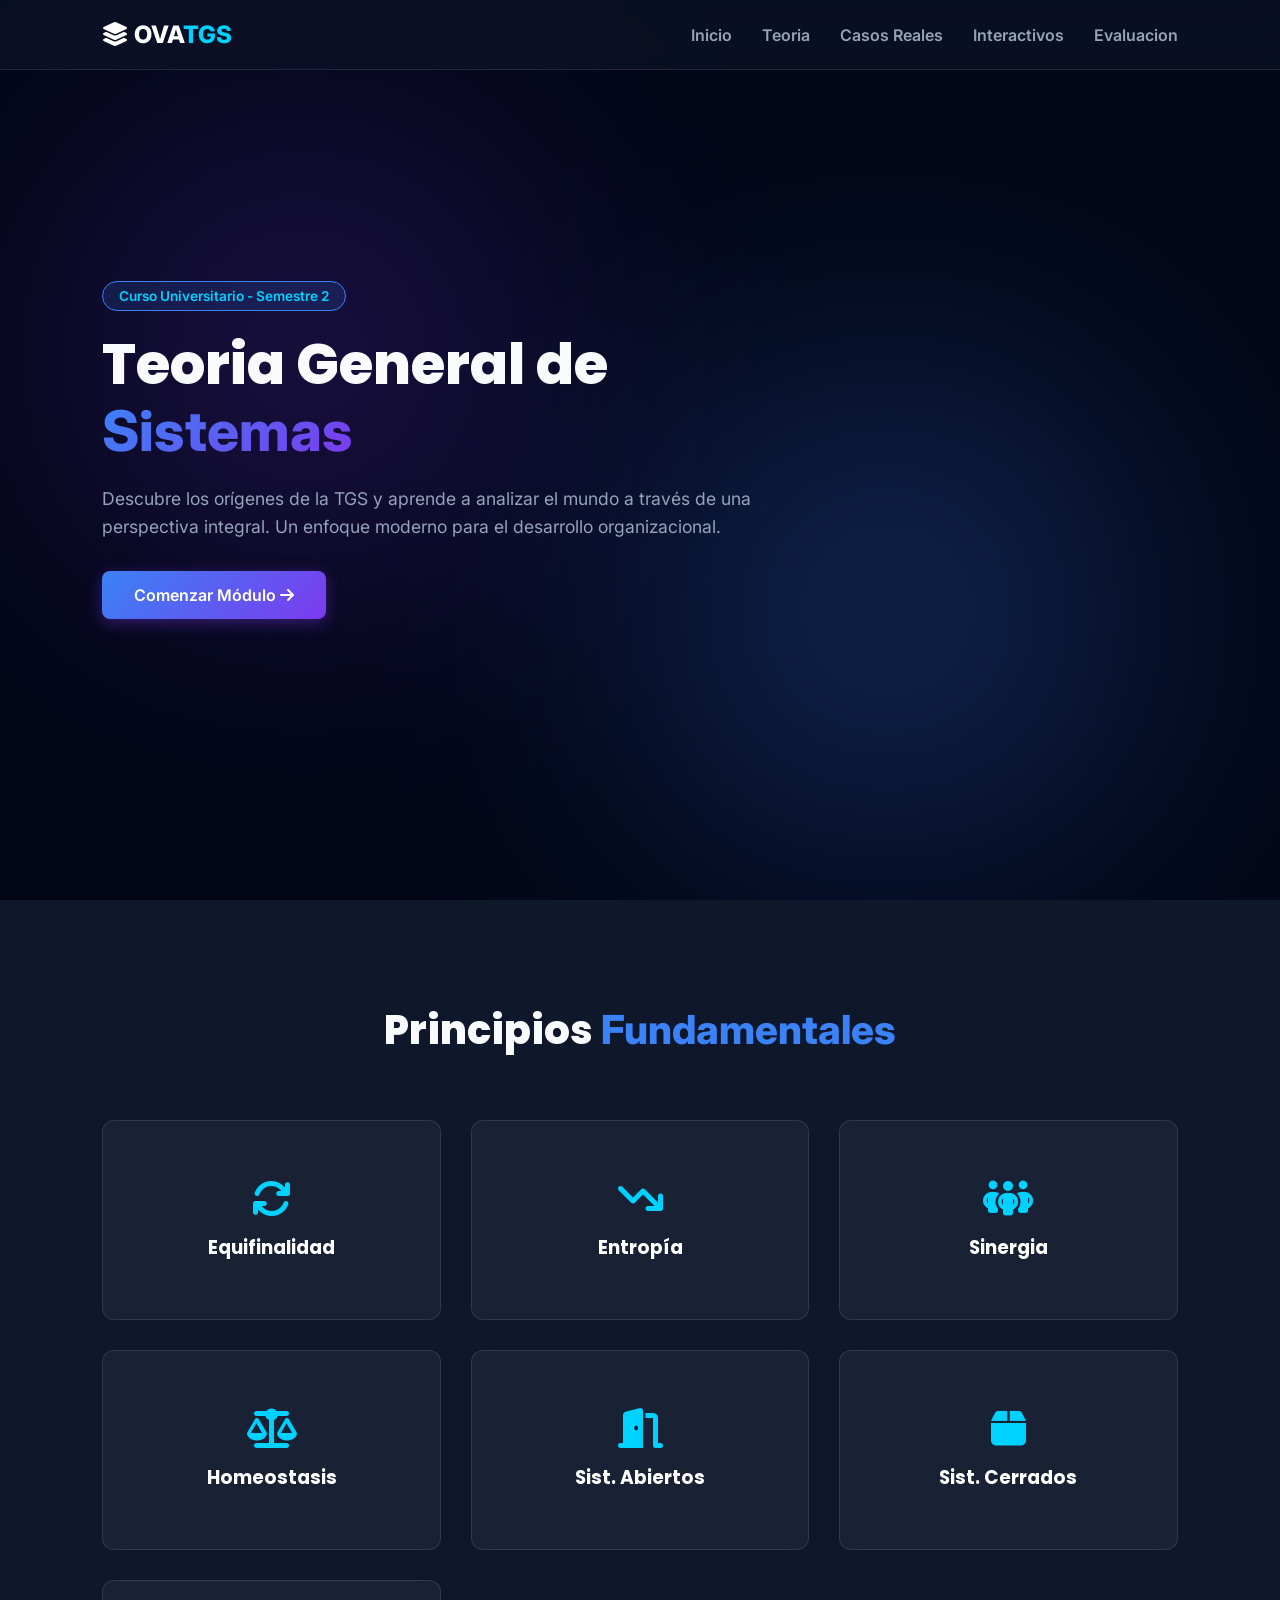
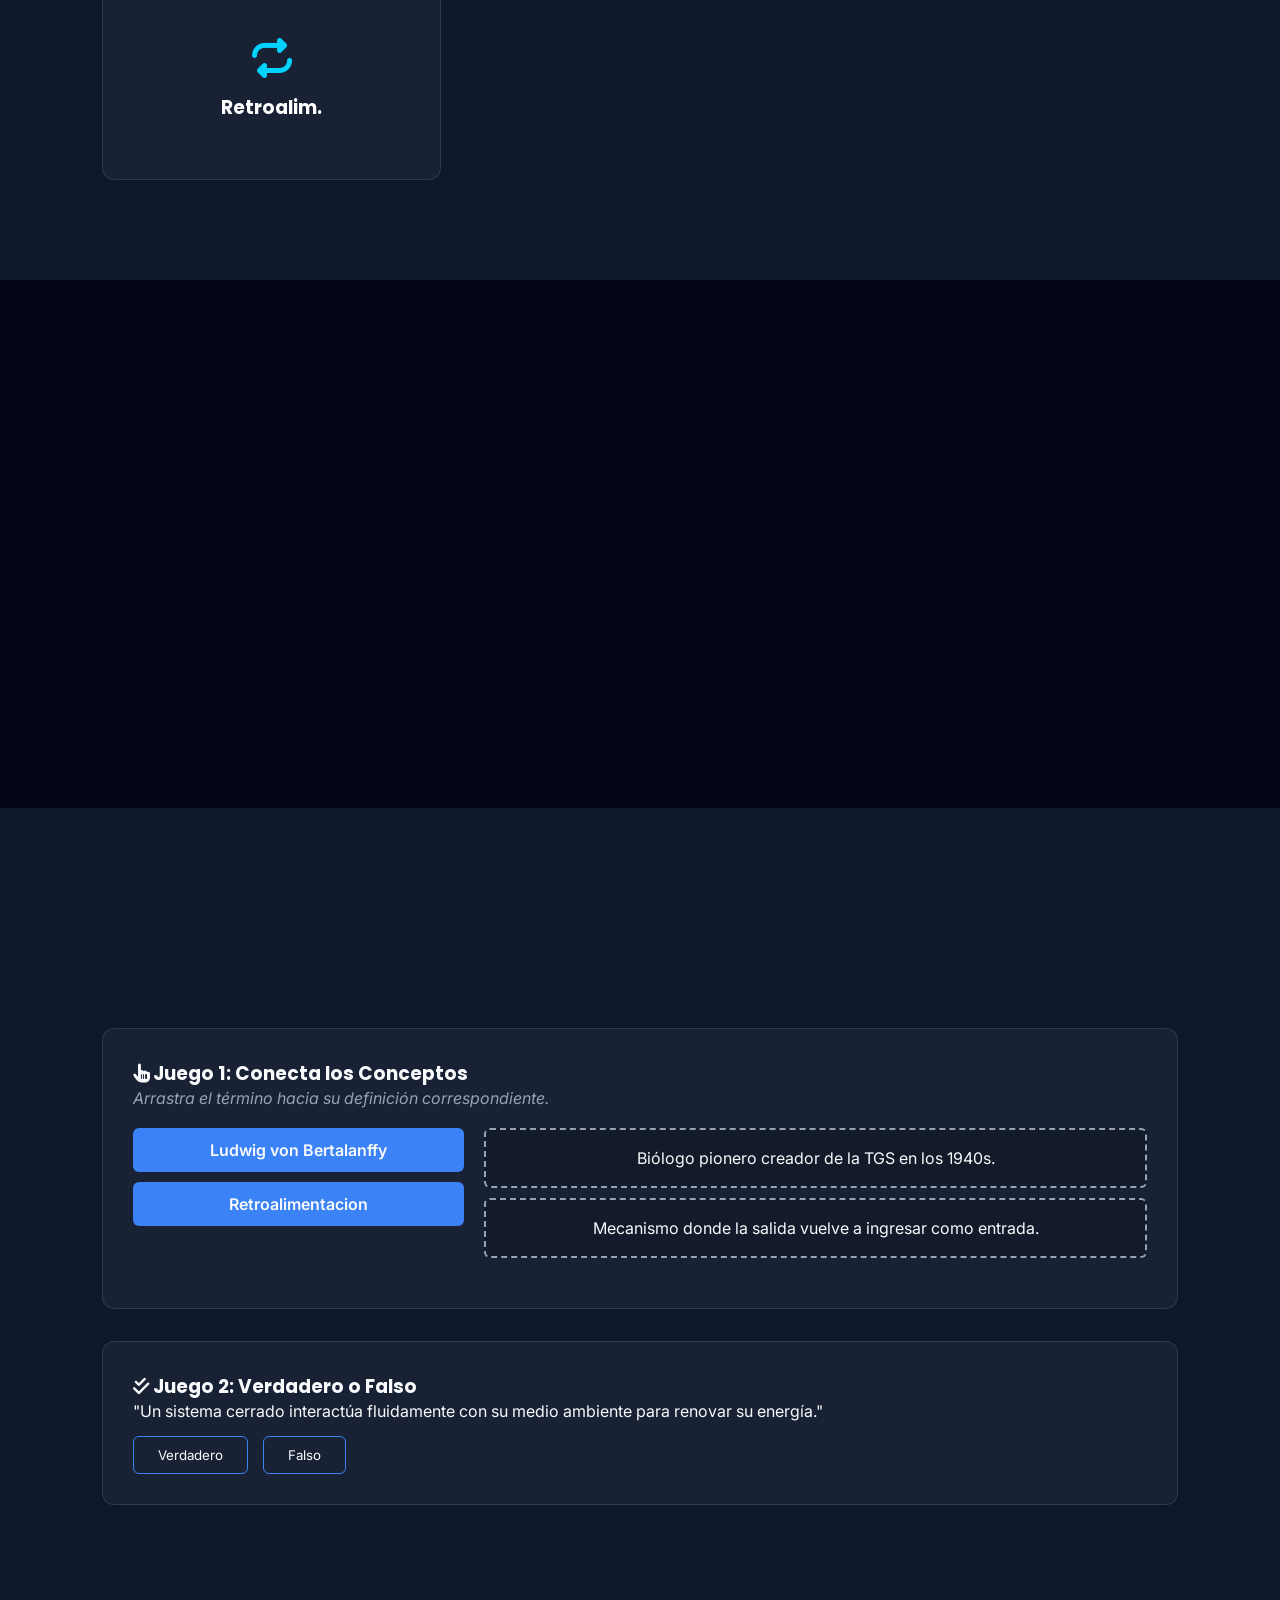
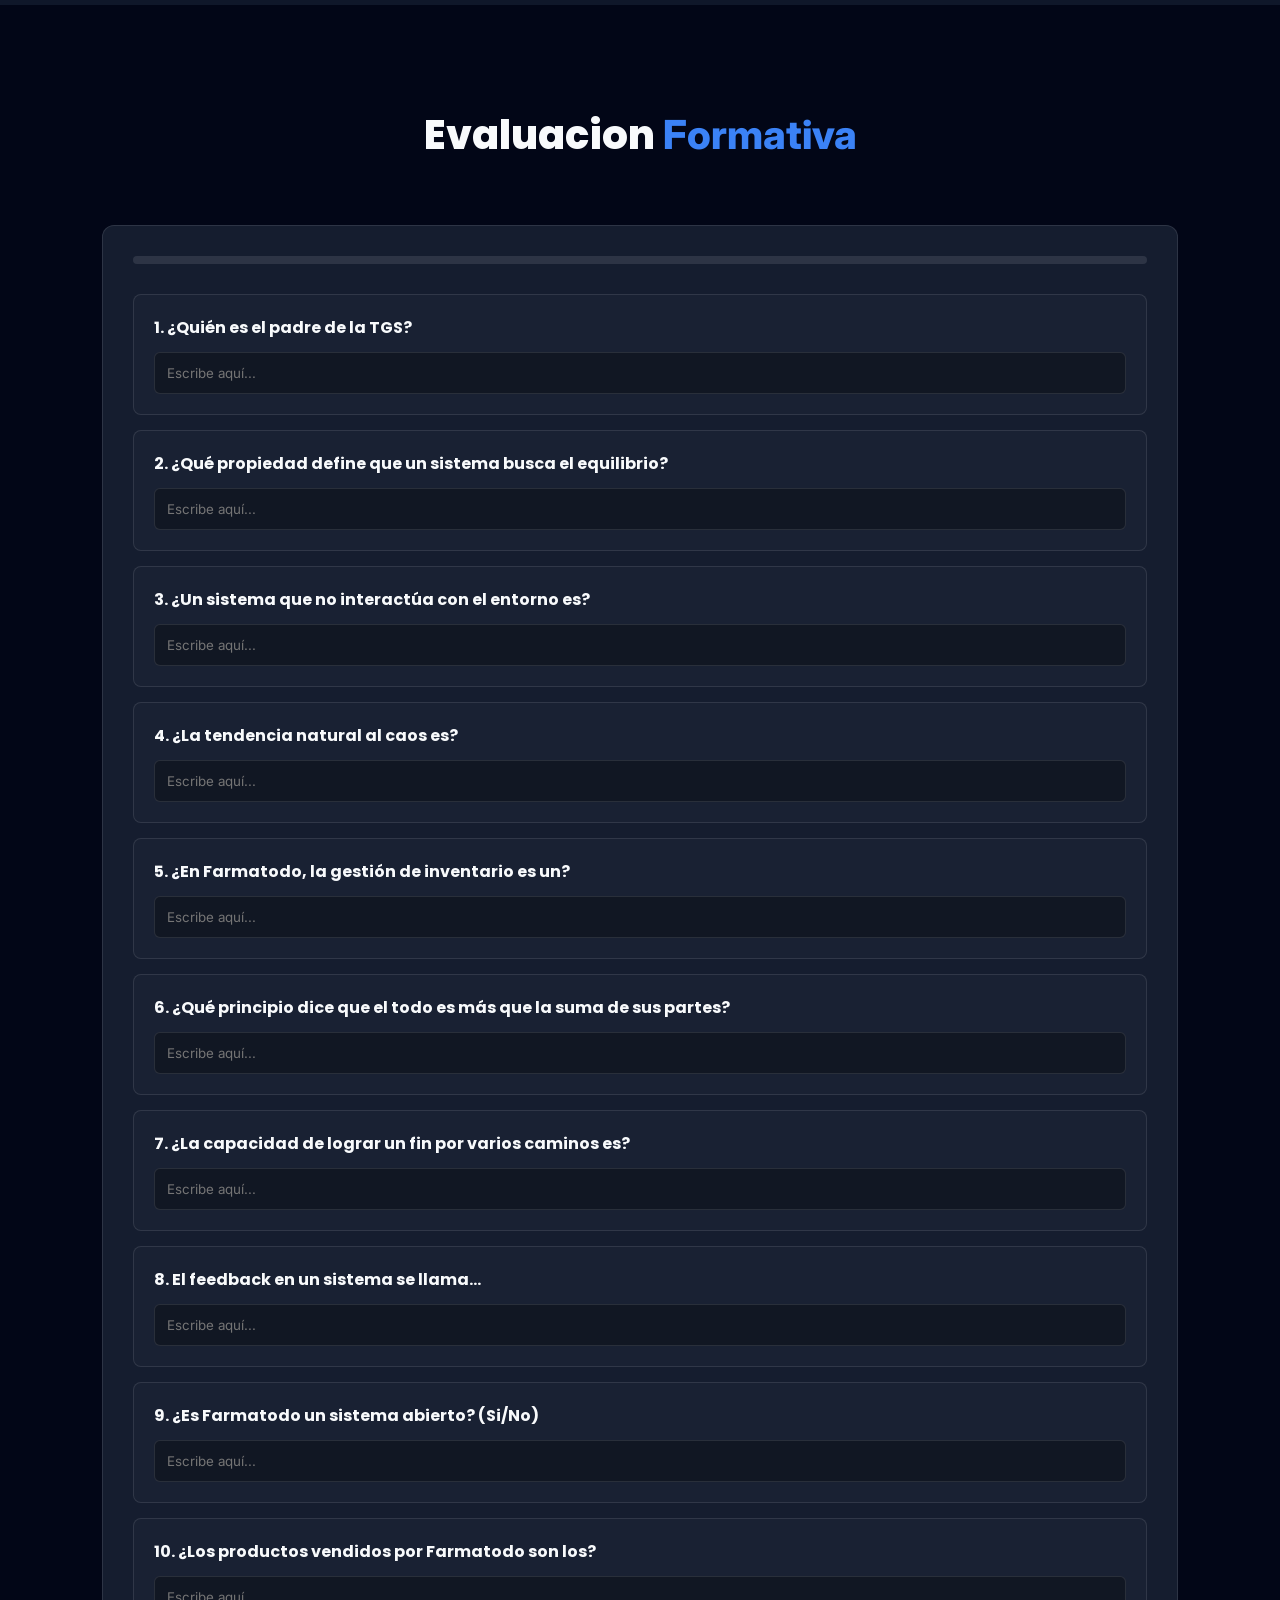
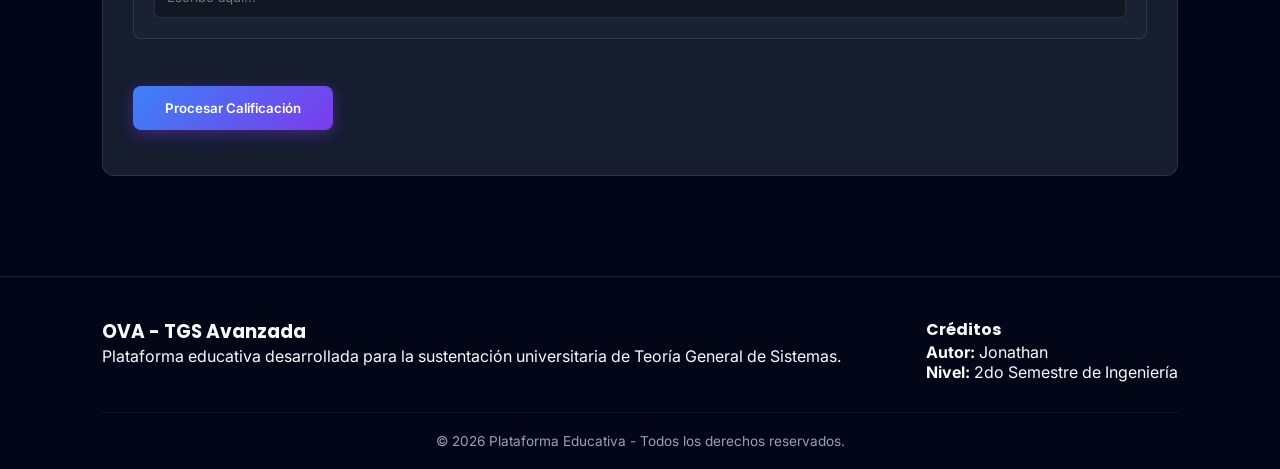
<file: ovas/OVA_Jonathan_Melo/index.html>
<!DOCTYPE html>
<html lang="es">

<head>
    <meta charset="UTF-8">
    <meta name="viewport" content="width=device-width, initial-scale=1.0">
    <title>Plataforma OVA - TGS Premium</title>
    <link rel="stylesheet" href="style.css">
    <link href="https://fonts.googleapis.com/css2?family=Inter:wght@300;400;600;800&family=Poppins:wght@500;700&display=swap" rel="stylesheet">
    <link rel="stylesheet" href="https://cdnjs.cloudflare.com/ajax/libs/font-awesome/6.4.0/css/all.min.css">
</head>

<body>

    <nav id="navbar">
        <div class="logo">
            <i class="fa-solid fa-layer-group"></i> OVA<span>TGS</span>
        </div>
        <ul class="nav-links">
            <li><a href="#inicio">Inicio</a></li>
            <li><a href="#contexto">Teoria</a></li>
            <li><a href="#casos">Casos Reales</a></li>
            <li><a href="#juegos">Interactivos</a></li>
            <li><a href="#quiz">Evaluacion</a></li>
        </ul>
        <div class="menu-btn" id="menu-btn">
            <i class="fa-solid fa-bars"></i>
        </div>
    </nav>

    <header id="inicio" class="hero">
        <div class="hero-content inicio-animado">
            <div class="badge-premium">Curso Universitario - Semestre 2</div>
            <h1>Teoria General de <span class="gradient-text">Sistemas</span></h1>
            <p>Descubre los orígenes de la TGS y aprende a analizar el mundo a través de una perspectiva integral. Un enfoque moderno para el desarrollo organizacional.</p>
            <a href="#contexto" class="btn-glow">Comenzar Módulo <i class="fa-solid fa-arrow-right"></i></a>
        </div>
        <div class="hero-shapes">
            <div class="shape shape-1"></div>
            <div class="shape shape-2"></div>
        </div>
    </header>

    <section id="contexto" class="section">
        <div class="container">
            <h2 class="section-title reveal">Principios <span>Fundamentales</span></h2>
            <div class="grid-cards">
                <div class="flip-card reveal">
                    <div class="flip-card-inner">
                        <div class="flip-card-front glass-panel"><i class="fa-solid fa-sync"></i>
                            <h3>Equifinalidad</h3>
                        </div>
                        <div class="flip-card-back glass-panel-active">
                            <p>Distintos caminos llevan al mismo estado final. En Farmatodo, el objetivo de venta se logra tanto en tienda física como en App.</p>
                        </div>
                    </div>
                </div>

                <div class="flip-card reveal">
                    <div class="flip-card-inner">
                        <div class="flip-card-front glass-panel"><i class="fa-solid fa-arrow-trend-down"></i>
                            <h3>Entropía</h3>
                        </div>
                        <div class="flip-card-back glass-panel-active">
                            <p>Tendencia al desgaste. Un sistema que no se innova o no recibe insumos, colapsa por desorden interno.</p>
                        </div>
                    </div>
                </div>

                <div class="flip-card reveal">
                    <div class="flip-card-inner">
                        <div class="flip-card-front glass-panel"><i class="fa-solid fa-people-group"></i>
                            <h3>Sinergia</h3>
                        </div>
                        <div class="flip-card-back glass-panel-active">
                            <p>El todo es más que la suma de las partes. El éxito de Farmatodo es la unión de logística, farmacéuticos y tecnología.</p>
                        </div>
                    </div>
                </div>

                <div class="flip-card reveal">
                    <div class="flip-card-inner">
                        <div class="flip-card-front glass-panel"><i class="fa-solid fa-scale-balanced"></i>
                            <h3>Homeostasis</h3>
                        </div>
                        <div class="flip-card-back glass-panel-active">
                            <p>Capacidad de autorregulación. Ajustar el inventario automáticamente ante variaciones en la demanda.</p>
                        </div>
                    </div>
                </div>

                <div class="flip-card reveal">
                    <div class="flip-card-inner">
                        <div class="flip-card-front glass-panel"><i class="fa-solid fa-door-open"></i>
                            <h3>Sist. Abiertos</h3>
                        </div>
                        <div class="flip-card-back glass-panel-active">
                            <p>Intercambian materia y energía con el entorno. Reciben proveedores y entregan productos a la sociedad.</p>
                        </div>
                    </div>
                </div>

                <div class="flip-card reveal">
                    <div class="flip-card-inner">
                        <div class="flip-card-front glass-panel"><i class="fa-solid fa-box"></i>
                            <h3>Sist. Cerrados</h3>
                        </div>
                        <div class="flip-card-back glass-panel-active">
                            <p>Sistemas aislados con poca interacción externa; tienden rápidamente a la entropía máxima.</p>
                        </div>
                    </div>
                </div>

                <div class="flip-card reveal">
                    <div class="flip-card-inner">
                        <div class="flip-card-front glass-panel"><i class="fa-solid fa-repeat"></i>
                            <h3>Retroalim.</h3>
                        </div>
                        <div class="flip-card-back glass-panel-active">
                            <p>Mecanismo de control donde la salida informa a la entrada para corregir procesos en tiempo real.</p>
                        </div>
                    </div>
                </div>
            </div> </div> </section>

    <section id="casos" class="section bg-darker">
        <div class="container">
            <h2 class="section-title reveal">Casos <span>Aplicados</span></h2>
            <div class="case-dashboard">
                <div class="case-info glass-panel reveal">
                    <h3><i class="fa-solid fa-boxes-stacked"></i> Modelo de Sistema Abierto</h3>
                    <p>Farmatodo interactúa con su entorno. <strong>Inputs:</strong> Capital, insumos, datos de mercado. <strong>Procesos:</strong> Logística y control de stock. <strong>Outputs:</strong> Productos entregados y satisfacción del cliente.</p>
                </div>
                <div class="case-info glass-panel reveal">
                    <h3><i class="fa-solid fa-comments"></i> Retroalimentación y Logística</h3>
                    <p>El sistema usa los datos de venta para ajustar el inventario. La información de salida (lo que se vendió) retorna como entrada para solicitar nuevos suministros, garantizando la homeostasis organizativa.</p>
                </div>
            </div>
        </div>
    </section>

    <section id="juegos" class="section">
        <div class="container">
            <h2 class="section-title reveal">Laboratorio <span>Interactivo</span></h2>

            <div class="game-board glass-panel reveal">
                <h3><i class="fa-solid fa-hand-pointer"></i> Juego 1: Conecta los Conceptos</h3>
                <p class="game-inst">Arrastra el término hacia su definición correspondiente.</p>

                <div class="drag-container">
                    <div class="terms-zone">
                        <div class="draggable" draggable="true" data-id="bertalanffy">Ludwig von Bertalanffy</div>
                        <div class="draggable" draggable="true" data-id="retro">Retroalimentacion</div>
                    </div>

                    <div class="drop-zone-container">
                        <div class="drop-target" data-match="bertalanffy">
                            <span>Biólogo pionero creador de la TGS en los 1940s.</span>
                        </div>
                        <div class="drop-target" data-match="retro">
                            <span>Mecanismo donde la salida vuelve a ingresar como entrada.</span>
                        </div>
                    </div>
                </div>
                <p id="drag-msg" class="msg-box"></p>
            </div>

            <div class="game-board glass-panel reveal mt-4">
                <h3><i class="fa-solid fa-check-double"></i> Juego 2: Verdadero o Falso</h3>
                <div class="tf-question">
                    <p>"Un sistema cerrado interactúa fluidamente con su medio ambiente para renovar su energía."</p>
                    <div class="tf-buttons">
                        <button class="btn-outline" onclick="checkTF(false, this)">Verdadero</button>
                        <button class="btn-outline" onclick="checkTF(true, this)">Falso</button>
                    </div>
                </div>
            </div>
        </div>
    </section>

    <section id="quiz" class="section bg-darker">
        <div class="container">
            <h2 class="section-title reveal">Evaluacion <span>Formativa</span></h2>

            <div class="quiz-panel glass-panel reveal">
                <div class="progress-container">
                    <div class="progress-bar" id="quiz-bar"></div>
                </div>

                <div class="quiz-questions">
                    </div>

                <button class="btn-glow mt-4" onclick="calcularQuiz()">Procesar Calificación</button>
                <div id="quiz-result" class="msg-box mt-2"></div>
            </div>
        </div>
    </section>

    <footer>
        <div class="footer-content">
            <div class="footer-info">
                <h3>OVA - TGS Avanzada</h3>
                <p>Plataforma educativa desarrollada para la sustentación universitaria de Teoría General de Sistemas.</p>
            </div>
            <div class="footer-credits">
                <h4>Créditos</h4>
                <p><strong>Autor:</strong> Jonathan</p>
                <p><strong>Nivel:</strong> 2do Semestre de Ingeniería</p>
            </div>
        </div>
        <div class="footer-bottom">
            <p>&copy; 2026 Plataforma Educativa - Todos los derechos reservados.</p>
        </div>
    </footer>

    <script src="jsscript.js"></script>
</body>

</html>
</file>
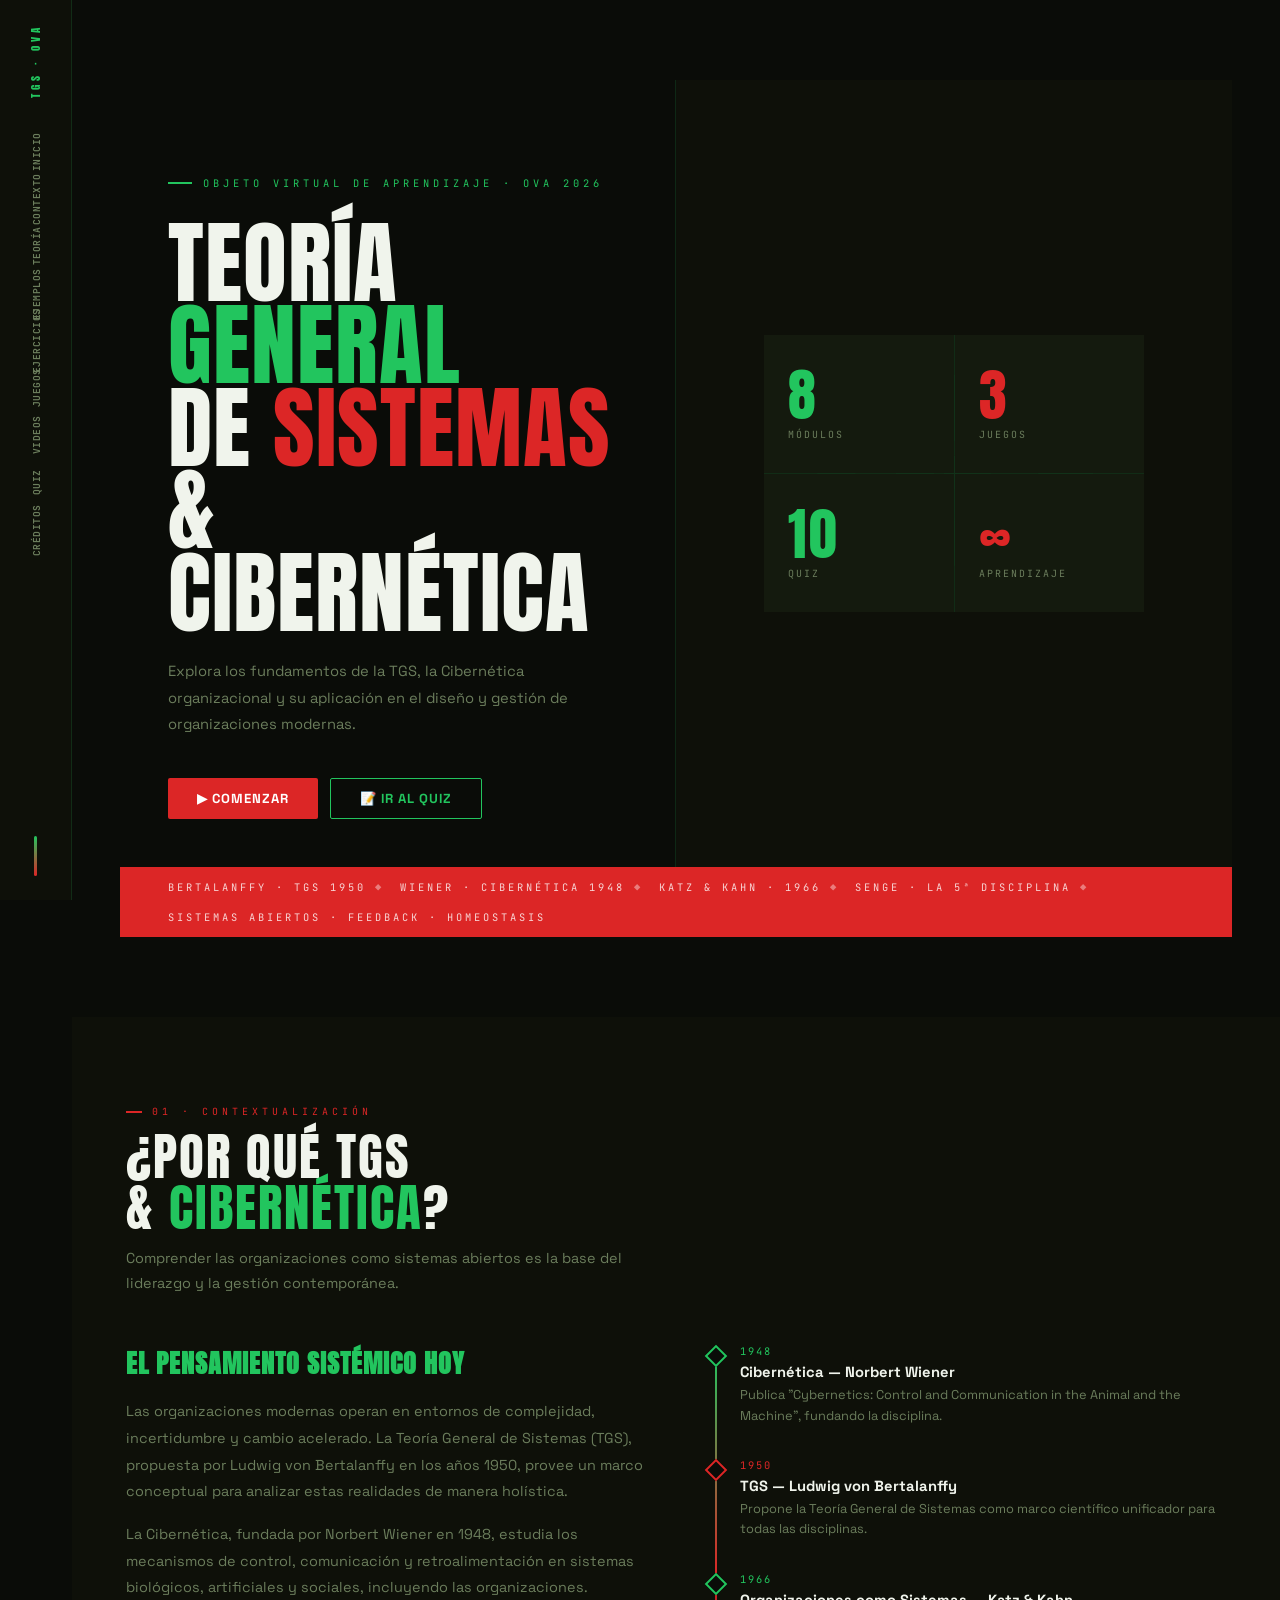
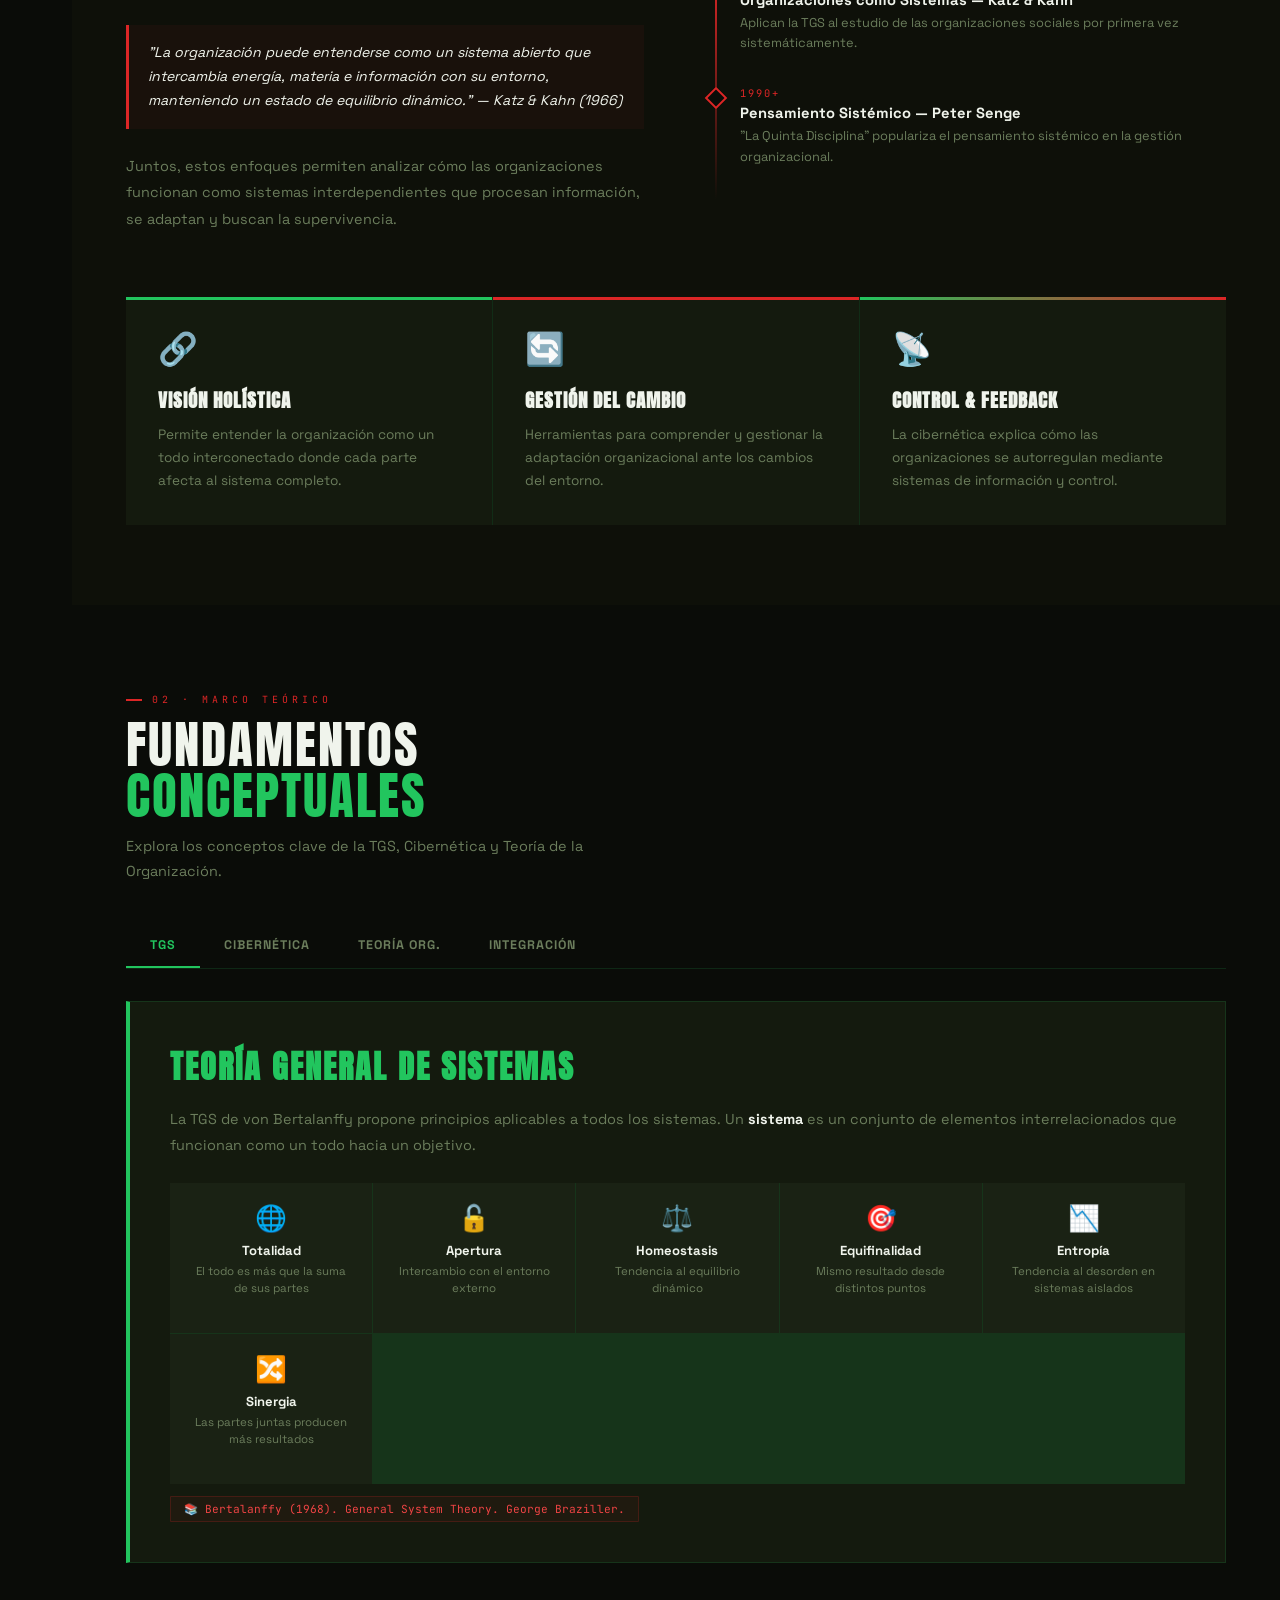
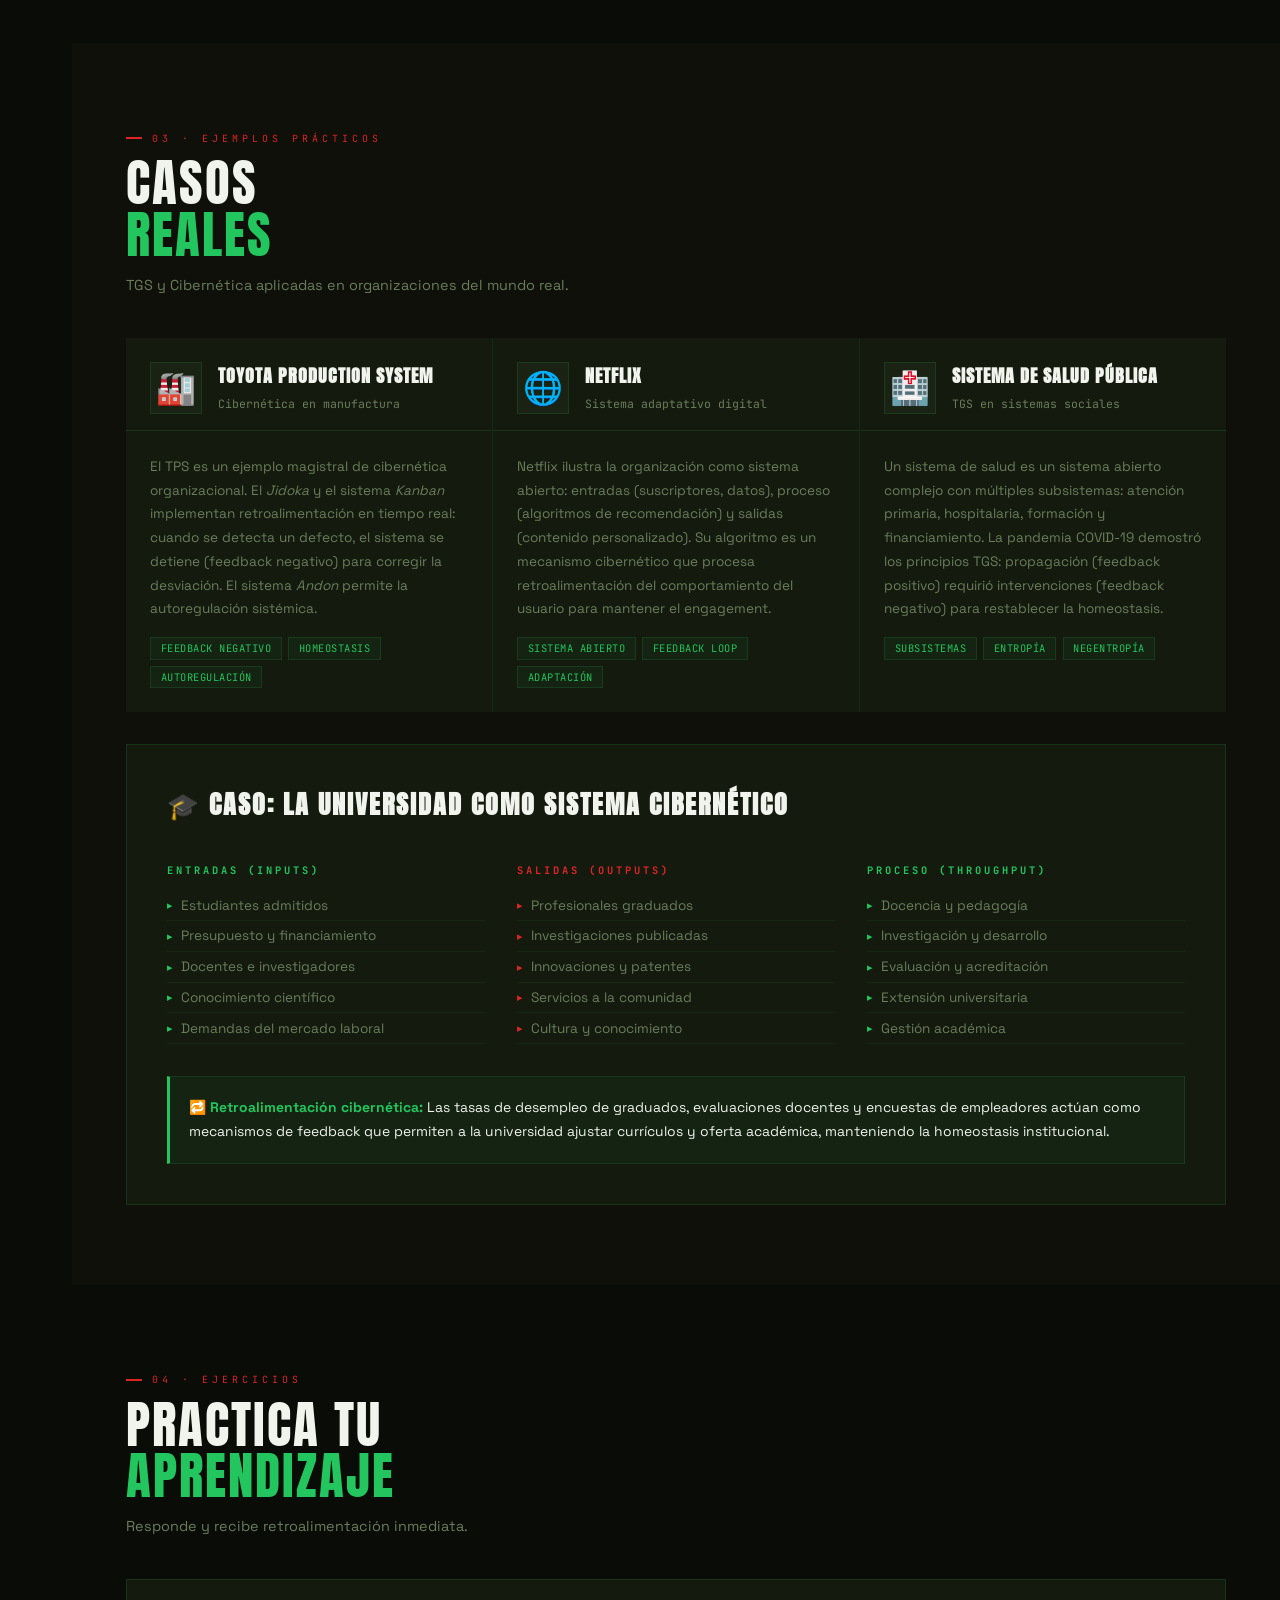
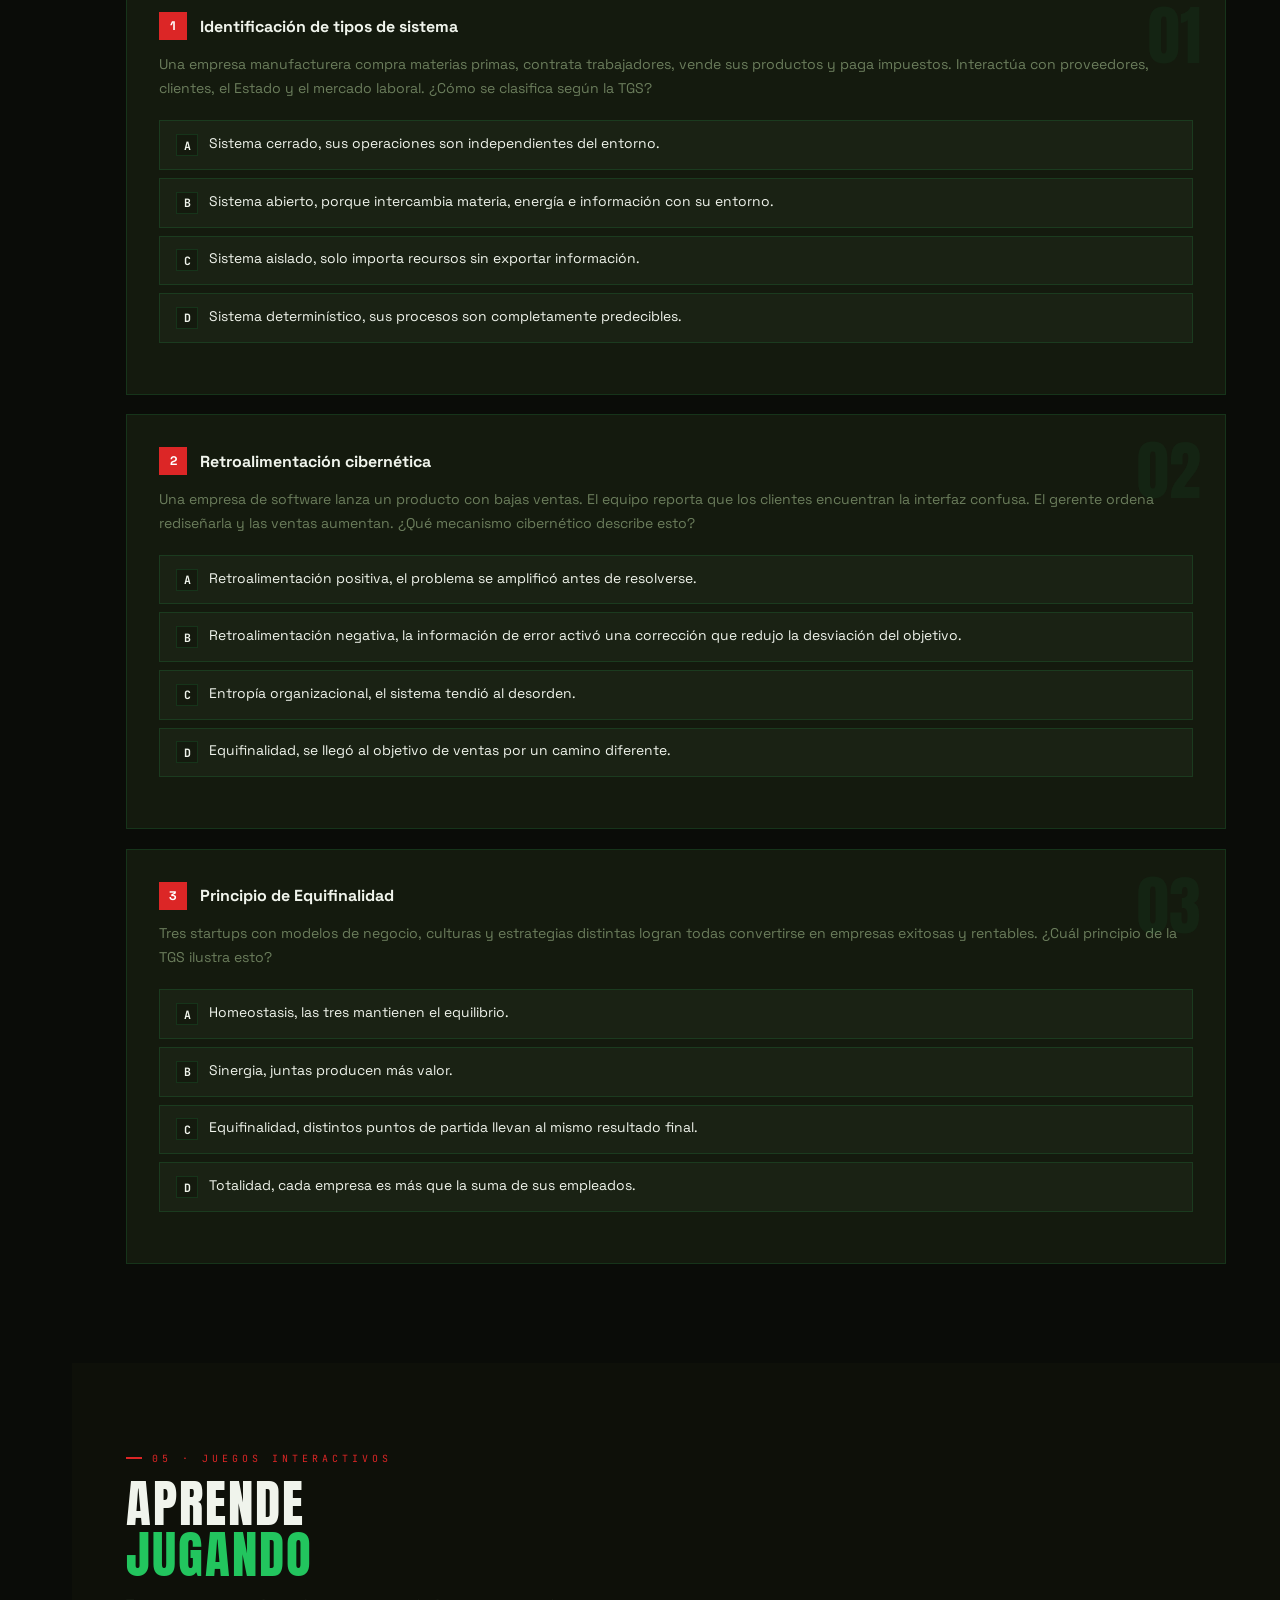
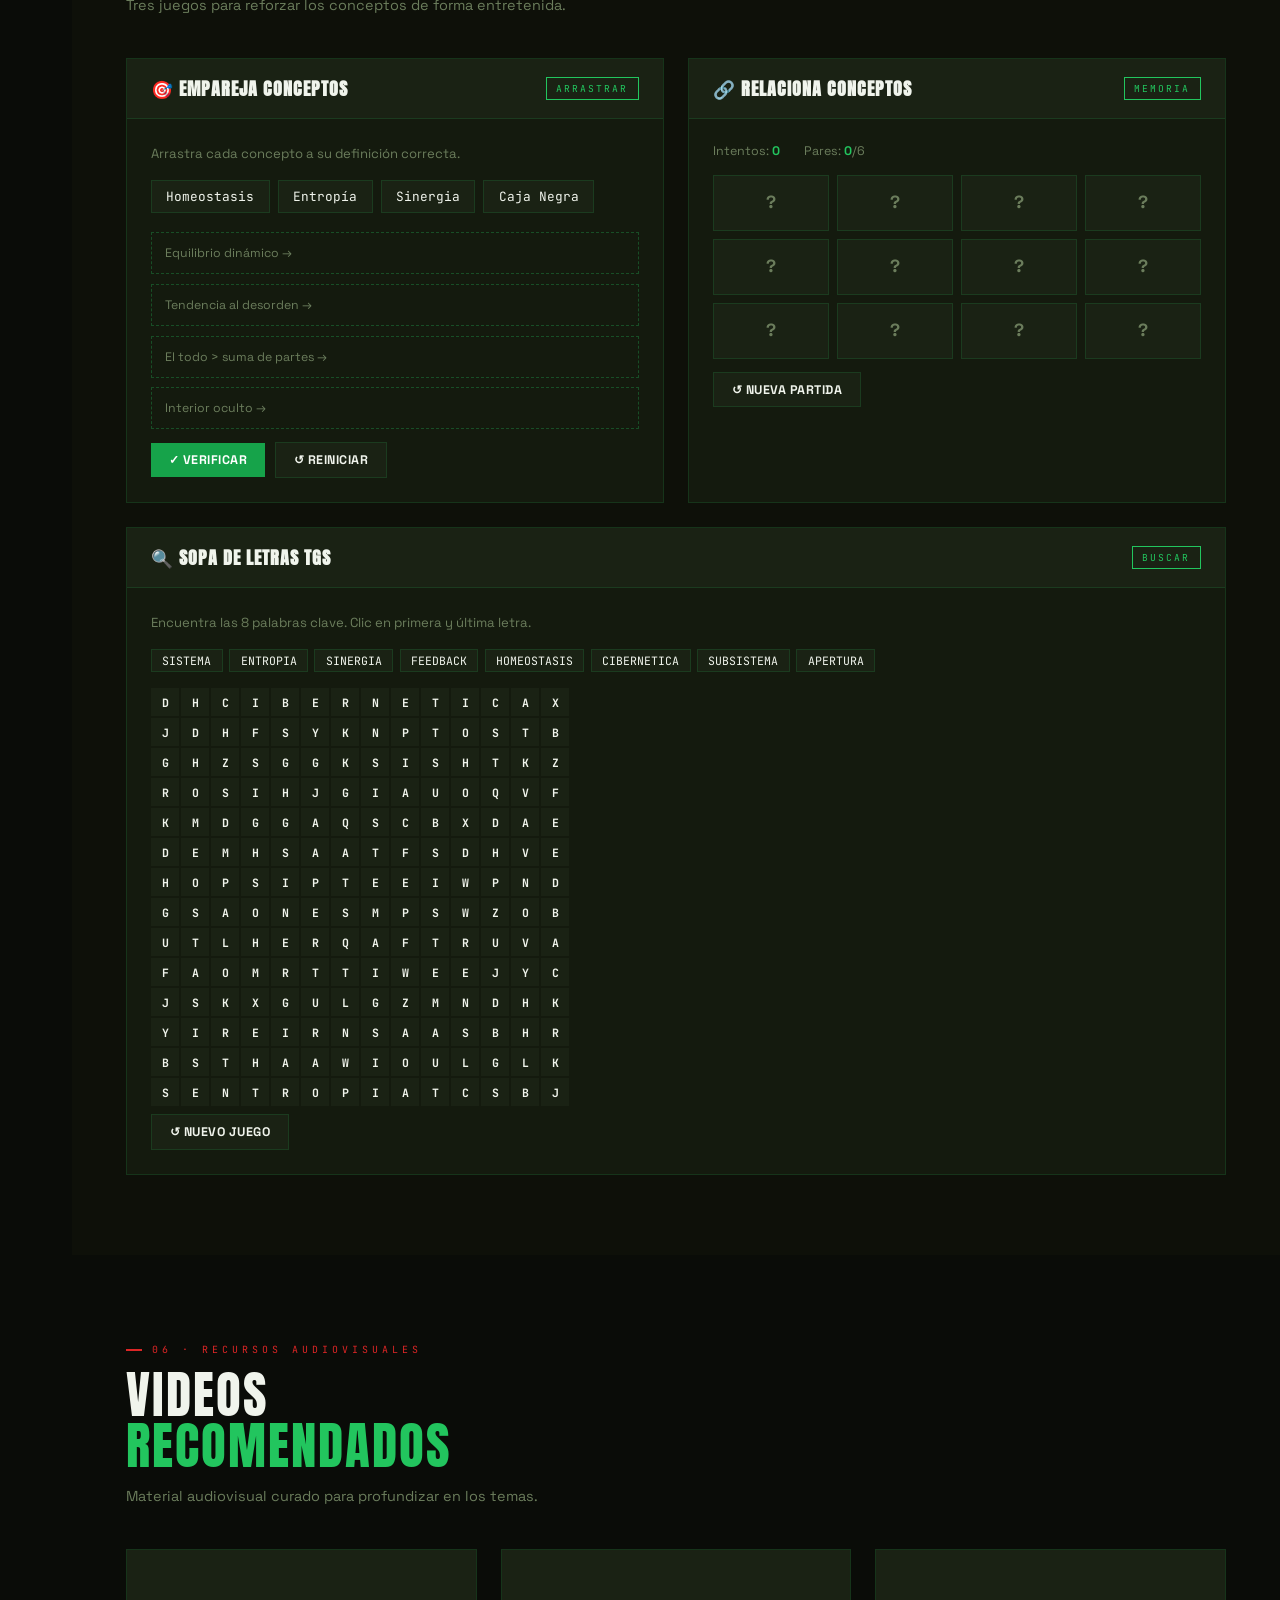
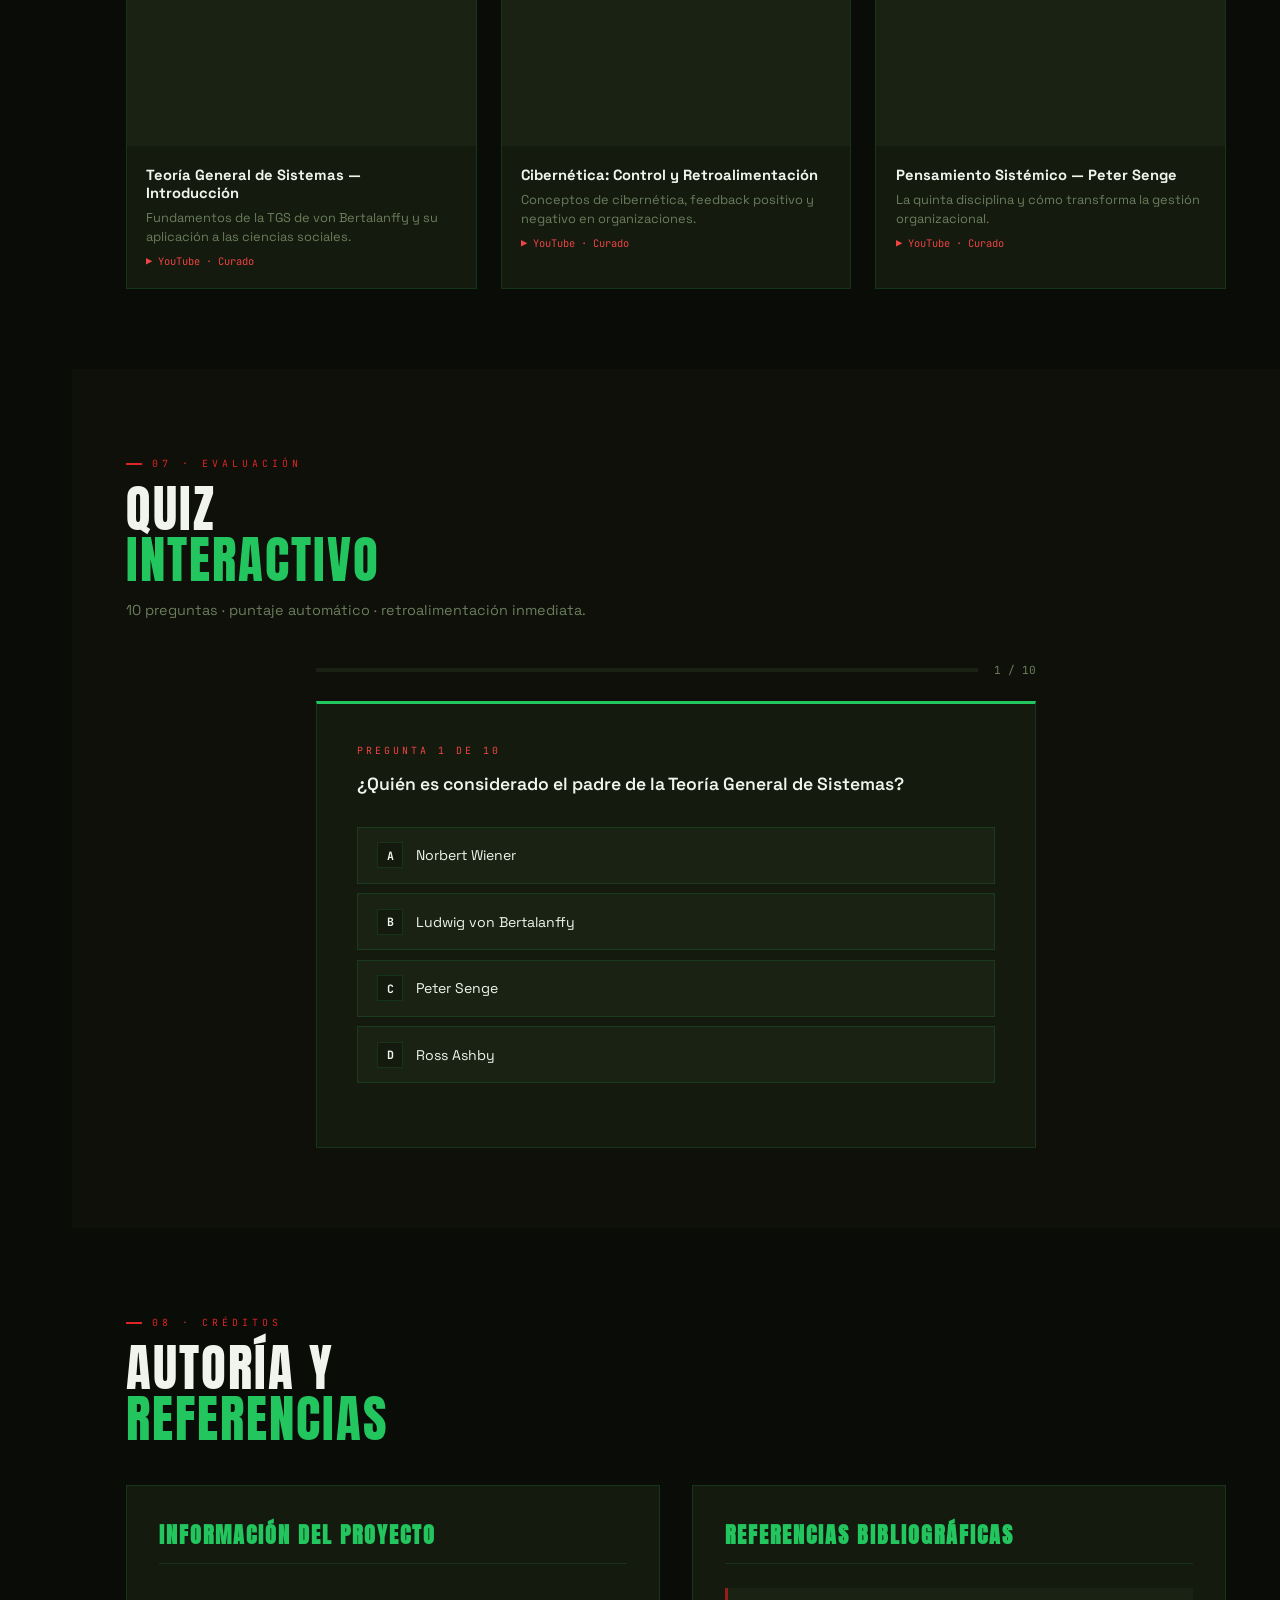
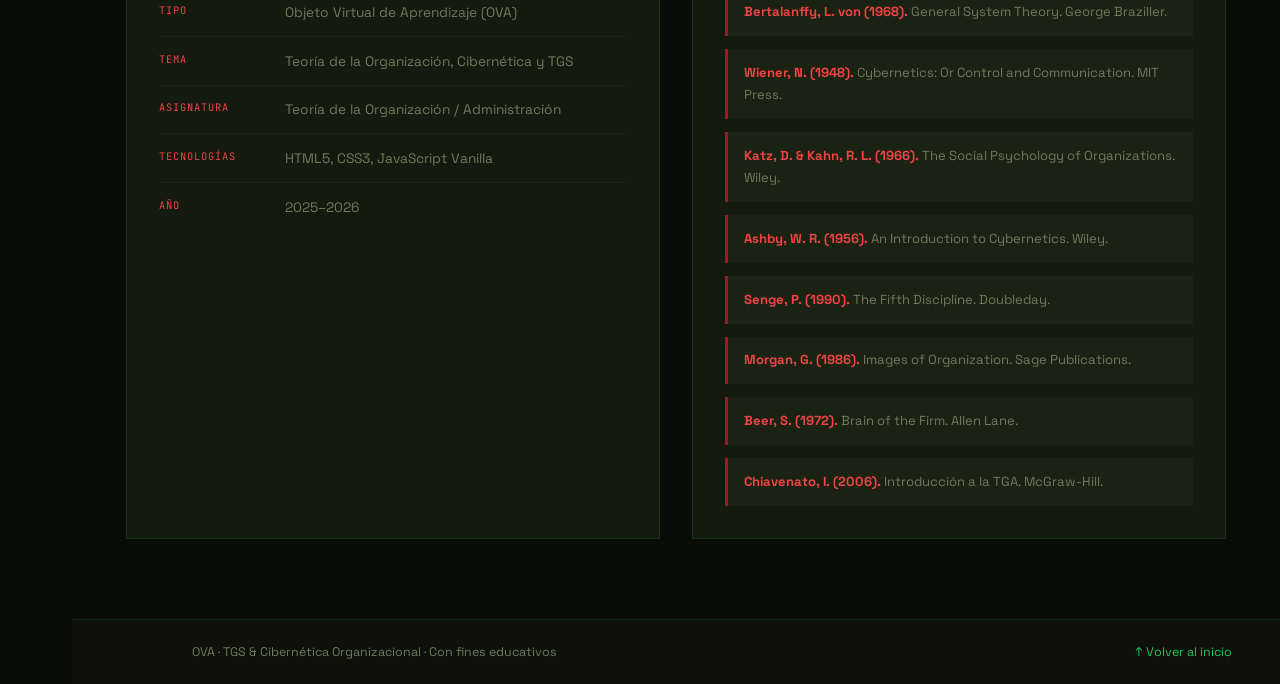
<file: ovas/OVA_Kevin_Urbina/TGS_Cibernetica_Y_Organizacion.html>
<!DOCTYPE html>
<html lang="es">
<head>
<meta charset="UTF-8">
<meta name="viewport" content="width=device-width, initial-scale=1.0">
<title>OVA · TGS & Cibernética Organizacional</title>
<link href="https://fonts.googleapis.com/css2?family=Anton&family=Space+Grotesk:wght@300;400;500;600;700&family=JetBrains+Mono:wght@400;700&display=swap" rel="stylesheet">
<style>
/* ═══════════════════════════════════════════
   VARIABLES & RESET
═══════════════════════════════════════════ */
:root {
  --ink:     #0a0c08;
  --paper:   #0e1009;
  --card:    #141a0e;
  --card2:   #1a2214;
  --green:   #22c55e;
  --green2:  #4ade80;
  --green3:  #16a34a;
  --red:     #dc2626;
  --red2:    #ef4444;
  --red3:    #991b1b;
  --white:   #f0f4ec;
  --muted:   #6b7d5c;
  --border:  rgba(34,197,94,0.15);
  --border-r:rgba(220,38,38,0.2);
  --stripe:  rgba(34,197,94,0.04);
}
*{margin:0;padding:0;box-sizing:border-box;}
html{scroll-behavior:smooth;}
body{
  font-family:'Space Grotesk',sans-serif;
  background:var(--ink);
  color:var(--white);
  overflow-x:hidden;
}
::-webkit-scrollbar{width:3px;}
::-webkit-scrollbar-track{background:var(--ink);}
::-webkit-scrollbar-thumb{background:var(--red);}

/* ═══════════════════════════════════════════
   NAV — BARRA LATERAL EN DESKTOP, TOP EN MOBILE
═══════════════════════════════════════════ */
.sidenav {
  position:fixed; left:0; top:0; bottom:0;
  width:72px;
  background:var(--paper);
  border-right:1px solid var(--border);
  z-index:900;
  display:flex; flex-direction:column;
  align-items:center;
  padding:1.5rem 0;
  gap:0;
}
.sidenav-logo {
  font-family:'Anton',sans-serif;
  font-size:0.7rem;
  letter-spacing:4px;
  color:var(--green);
  writing-mode:vertical-rl;
  text-orientation:mixed;
  transform:rotate(180deg);
  margin-bottom:2rem;
  text-transform:uppercase;
}
.sidenav-links {
  display:flex; flex-direction:column; align-items:center;
  gap:0.2rem; list-style:none; flex:1;
}
.sidenav-links a {
  display:flex; align-items:center; justify-content:center;
  width:44px; height:44px; border-radius:6px;
  color:var(--muted); text-decoration:none;
  font-size:0.6rem; font-weight:700;
  letter-spacing:0.5px; text-transform:uppercase;
  font-family:'JetBrains Mono',monospace;
  transition:all 0.2s;
  writing-mode:vertical-rl; text-orientation:mixed;
  transform:rotate(180deg);
  white-space:nowrap;
}
.sidenav-links a:hover{color:var(--green);background:rgba(34,197,94,0.08);}
.sidenav-indicator {
  width:3px; height:40px;
  background:linear-gradient(to bottom,var(--green),var(--red));
  border-radius:2px; margin-top:auto;
}

/* TOP NAV (mobile) */
.topnav {
  display:none;
  position:fixed; top:0; left:0; right:0; z-index:900;
  background:rgba(10,12,8,0.96);
  backdrop-filter:blur(20px);
  border-bottom:2px solid var(--green);
  padding:0 1.2rem;
  height:58px;
  align-items:center; justify-content:space-between;
}
.topnav-logo {
  font-family:'Anton',sans-serif;
  font-size:1.1rem; letter-spacing:3px;
  color:var(--green);
}
.burger {
  display:flex; flex-direction:column; gap:5px;
  cursor:pointer; padding:4px;
}
.burger span {
  width:22px; height:2px;
  background:var(--white); display:block;
  transition:all 0.3s;
}
.mobile-drawer {
  display:none;
  position:fixed; top:58px; left:0; right:0;
  background:var(--paper);
  border-bottom:1px solid var(--border);
  z-index:899; padding:1rem;
}
.mobile-drawer.open{display:block;}
.mobile-drawer a {
  display:block; padding:0.7rem 1rem;
  color:var(--muted); text-decoration:none;
  font-size:0.82rem; border-radius:4px;
  transition:all 0.2s; font-family:'JetBrains Mono',monospace;
}
.mobile-drawer a:hover{color:var(--green);background:rgba(34,197,94,0.07);}

/* ═══════════════════════════════════════════
   MAIN LAYOUT
═══════════════════════════════════════════ */
.main {
  margin-left:72px;
  position:relative;
}

/* ═══════════════════════════════════════════
   HERO — EDITORIAL BRUTALIST
═══════════════════════════════════════════ */
#hero {
  min-height:100vh;
  display:grid;
  grid-template-columns:1fr 1fr;
  grid-template-rows:1fr auto;
  position:relative;
  overflow:hidden;
}
.hero-left {
  padding:6rem 3rem 3rem;
  display:flex; flex-direction:column; justify-content:center;
  position:relative; z-index:1;
  border-right:1px solid var(--border);
}
.hero-eyebrow {
  display:inline-flex; align-items:center; gap:0.7rem;
  font-family:'JetBrains Mono',monospace;
  font-size:0.65rem; letter-spacing:4px; text-transform:uppercase;
  color:var(--green); margin-bottom:2rem;
}
.hero-eyebrow::before {
  content:''; display:block;
  width:24px; height:2px; background:var(--green);
}
.hero-h1 {
  font-family:'Anton',sans-serif;
  font-size:clamp(3.5rem,7vw,6.5rem);
  line-height:0.92; font-weight:400;
  letter-spacing:1px;
  text-transform:uppercase;
  margin-bottom:1.5rem;
}
.hero-h1 .red-word { color:var(--red); }
.hero-h1 .green-word { color:var(--green); }
.hero-desc {
  font-size:0.92rem; color:var(--muted);
  line-height:1.8; max-width:460px;
  margin-bottom:2.5rem; font-weight:400;
}
.hero-btns { display:flex; gap:0.8rem; flex-wrap:wrap; }
.btn {
  display:inline-flex; align-items:center; gap:0.5rem;
  padding:0.7rem 1.8rem; border-radius:2px;
  font-weight:700; font-size:0.82rem; cursor:pointer;
  transition:all 0.2s; text-decoration:none; border:none;
  font-family:'Space Grotesk',sans-serif; letter-spacing:1px;
  text-transform:uppercase;
}
.btn-red { background:var(--red); color:#fff; }
.btn-red:hover { background:var(--red2); transform:translateY(-2px); box-shadow:0 8px 24px rgba(220,38,38,0.35); }
.btn-outline { background:transparent; color:var(--green); border:1px solid var(--green); }
.btn-outline:hover { background:rgba(34,197,94,0.08); }

.hero-right {
  background:var(--paper);
  display:flex; flex-direction:column;
  justify-content:center; align-items:center;
  padding:4rem 2rem;
  position:relative; overflow:hidden;
}
.hero-right::before {
  content:'TGS';
  position:absolute; font-family:'Anton',sans-serif;
  font-size:14rem; color:rgba(34,197,94,0.04);
  top:50%; left:50%; transform:translate(-50%,-50%);
  pointer-events:none; white-space:nowrap; letter-spacing:8px;
}
.hero-stats-grid {
  display:grid; grid-template-columns:1fr 1fr;
  gap:1px; background:var(--border); width:100%; max-width:380px;
}
.hero-stat {
  background:var(--card);
  padding:2rem 1.5rem;
  position:relative;
}
.hero-stat-num {
  font-family:'Anton',sans-serif;
  font-size:3.5rem; line-height:1;
  color:var(--green); letter-spacing:2px;
}
.hero-stat:nth-child(2) .hero-stat-num { color:var(--red); }
.hero-stat:nth-child(4) .hero-stat-num { color:var(--red); }
.hero-stat-label {
  font-family:'JetBrains Mono',monospace;
  font-size:0.62rem; letter-spacing:2px;
  text-transform:uppercase; color:var(--muted);
  margin-top:0.3rem;
}
.hero-bottom-bar {
  grid-column:1/-1;
  background:var(--red);
  padding:0.8rem 3rem;
  display:flex; align-items:center; gap:1rem;
  font-family:'JetBrains Mono',monospace;
  font-size:0.65rem; letter-spacing:3px;
  text-transform:uppercase; color:rgba(255,255,255,0.8);
  flex-wrap:wrap;
}
.ticker-item::after { content:'  ◆  '; color:rgba(255,255,255,0.4); }
.ticker-item:last-child::after { content:''; }

/* ═══════════════════════════════════════════
   SECTIONS — BASE
═══════════════════════════════════════════ */
section { padding:5rem 3rem; }
.container { max-width:1100px; margin:0 auto; }

.section-label {
  display:inline-flex; align-items:center; gap:0.6rem;
  font-family:'JetBrains Mono',monospace;
  font-size:0.62rem; letter-spacing:4px; text-transform:uppercase;
  color:var(--red); margin-bottom:0.8rem;
}
.section-label::before {
  content:''; display:block;
  width:16px; height:2px; background:var(--red);
}
.section-title {
  font-family:'Anton',sans-serif;
  font-size:clamp(2.2rem,4vw,3.8rem);
  font-weight:400; letter-spacing:2px;
  text-transform:uppercase; line-height:1;
  margin-bottom:0.8rem;
}
.section-title .accent { color:var(--green); }
.section-desc {
  color:var(--muted); font-size:0.9rem;
  line-height:1.75; max-width:540px;
}

/* ═══════════════════════════════════════════
   SECTION: CONTEXTO
═══════════════════════════════════════════ */
#contexto { background:var(--paper); }

.ctx-layout {
  display:grid; grid-template-columns:1fr 1fr; gap:4rem;
  align-items:start; margin-top:3rem;
}
.ctx-text h3 {
  font-family:'Anton',sans-serif; font-size:1.6rem;
  text-transform:uppercase; letter-spacing:1px;
  margin-bottom:1rem; color:var(--green);
}
.ctx-text p {
  color:var(--muted); line-height:1.85;
  font-size:0.9rem; margin-bottom:1rem;
}
.ctx-text blockquote {
  border-left:3px solid var(--red);
  padding:1rem 1.2rem;
  background:rgba(220,38,38,0.05);
  font-style:italic; font-size:0.88rem;
  color:var(--white); line-height:1.7;
  margin:1.5rem 0;
}

/* Timeline */
.tl { position:relative; padding-left:2rem; }
.tl::before {
  content:''; position:absolute; left:7px; top:8px; bottom:0;
  width:2px;
  background:linear-gradient(to bottom,var(--green),var(--red),transparent);
}
.tl-item { margin-bottom:2rem; position:relative; }
.tl-dot {
  position:absolute; left:-2rem; top:4px;
  width:16px; height:16px;
  border:2px solid var(--green);
  background:var(--ink);
  border-radius:0;
  transform:rotate(45deg);
}
.tl-item:nth-child(even) .tl-dot { border-color:var(--red); }
.tl-year {
  font-family:'JetBrains Mono',monospace;
  font-size:0.65rem; letter-spacing:2px;
  color:var(--green); margin-bottom:0.3rem;
}
.tl-item:nth-child(even) .tl-year { color:var(--red); }
.tl-content h4 {
  font-weight:700; font-size:0.92rem; margin-bottom:0.25rem;
}
.tl-content p { font-size:0.8rem; color:var(--muted); line-height:1.6; }

/* Cards row */
.cards-row {
  display:grid;
  grid-template-columns:repeat(3,1fr);
  gap:1px; background:var(--border);
  margin-top:3rem;
}
.ctx-card {
  background:var(--card);
  padding:2rem;
  position:relative; overflow:hidden;
  transition:background 0.25s;
}
.ctx-card:hover { background:var(--card2); }
.ctx-card::after {
  content:''; position:absolute;
  top:0; left:0; right:0; height:3px;
  background:var(--green);
}
.ctx-card:nth-child(2)::after { background:var(--red); }
.ctx-card:nth-child(3)::after {
  background:linear-gradient(90deg,var(--green),var(--red));
}
.ctx-card-icon {
  font-size:2rem; margin-bottom:1rem; display:block;
}
.ctx-card h4 {
  font-family:'Anton',sans-serif; font-size:1.2rem;
  text-transform:uppercase; letter-spacing:1px;
  margin-bottom:0.6rem;
}
.ctx-card p { font-size:0.85rem; color:var(--muted); line-height:1.7; }

/* ═══════════════════════════════════════════
   SECTION: TEORÍA — TABS
═══════════════════════════════════════════ */
#teoria { background:var(--ink); }

.tabs-bar {
  display:flex; gap:0;
  border-bottom:1px solid var(--border);
  margin-bottom:2rem; overflow-x:auto;
  scrollbar-width:none;
}
.tabs-bar::-webkit-scrollbar { display:none; }
.tab-btn {
  padding:0.8rem 1.5rem;
  background:transparent; border:none;
  color:var(--muted); font-size:0.78rem; font-weight:700;
  cursor:pointer; border-bottom:3px solid transparent;
  transition:all 0.2s; font-family:'Space Grotesk',sans-serif;
  text-transform:uppercase; letter-spacing:1px; white-space:nowrap;
  margin-bottom:-1px;
}
.tab-btn.active { color:var(--green); border-bottom-color:var(--green); }
.tab-btn:hover:not(.active) { color:var(--white); }
.tab-panel { display:none; animation:fadeIn 0.3s ease; }
.tab-panel.active { display:block; }

.theory-box {
  background:var(--card);
  border:1px solid var(--border);
  border-left:4px solid var(--green);
  padding:2.5rem;
}
.theory-box.red { border-left-color:var(--red); }
.theory-box h3 {
  font-family:'Anton',sans-serif; font-size:2rem;
  text-transform:uppercase; letter-spacing:2px;
  color:var(--green); margin-bottom:1rem;
}
.theory-box.red h3 { color:var(--red); }
.theory-box p {
  color:var(--muted); line-height:1.8;
  font-size:0.9rem; margin-bottom:1rem;
}
.theory-box strong { color:var(--white); }

.chips {
  display:grid;
  grid-template-columns:repeat(auto-fit,minmax(180px,1fr));
  gap:1px; background:var(--border);
  margin-top:1.5rem;
}
.chip {
  background:var(--card2);
  padding:1.2rem; text-align:center;
  transition:background 0.2s; cursor:default;
}
.chip:hover { background:#202c18; }
.chip-icon { font-size:1.6rem; margin-bottom:0.5rem; display:block; }
.chip h4 { font-size:0.82rem; font-weight:700; margin-bottom:0.25rem; }
.chip p { font-size:0.72rem; color:var(--muted); line-height:1.5; }

.ref-tag {
  display:inline-block;
  font-family:'JetBrains Mono',monospace;
  font-size:0.7rem; color:var(--red2);
  border:1px solid var(--border-r);
  background:rgba(220,38,38,0.06);
  padding:0.3rem 0.8rem; border-radius:1px;
  margin-top:0.8rem; margin-right:0.4rem;
}

/* Diagrama integración */
.integration-diagram {
  background:var(--card2);
  border:1px solid var(--border);
  padding:2rem; margin:1.5rem 0; overflow-x:auto;
}
.diag-flow {
  display:flex; align-items:center; justify-content:center;
  gap:0.5rem; flex-wrap:wrap; min-width:500px;
}
.diag-box {
  padding:0.7rem 1rem;
  font-size:0.78rem; font-weight:700;
  text-transform:uppercase; letter-spacing:0.5px;
  text-align:center;
}
.diag-box.green { border:2px solid var(--green); color:var(--green); background:rgba(34,197,94,0.06); }
.diag-box.red { border:2px solid var(--red); color:var(--red); background:rgba(220,38,38,0.06); }
.diag-box.yellow { border:2px solid #d97706; color:#d97706; background:rgba(217,119,6,0.06); }
.diag-arrow { color:var(--muted); font-size:1.2rem; flex-shrink:0; }
.diag-feedback {
  text-align:center; margin-top:1rem;
  font-family:'JetBrains Mono',monospace;
  font-size:0.68rem; color:var(--muted); letter-spacing:2px;
  text-transform:uppercase; border-top:1px dashed var(--border);
  padding-top:0.8rem;
}

/* ═══════════════════════════════════════════
   SECTION: EJEMPLOS
═══════════════════════════════════════════ */
#ejemplos { background:var(--paper); }

.examples-grid {
  display:grid; grid-template-columns:repeat(3,1fr);
  gap:1px; background:var(--border); margin-top:2.5rem;
}
.ex-card {
  background:var(--card); overflow:hidden;
  transition:background 0.25s; position:relative;
}
.ex-card:hover { background:var(--card2); }
.ex-card-top {
  padding:1.5rem 1.5rem 1rem;
  border-bottom:1px solid var(--border);
  display:flex; align-items:flex-start; gap:1rem;
}
.ex-icon {
  font-size:2rem; flex-shrink:0;
  width:52px; height:52px;
  display:flex; align-items:center; justify-content:center;
  background:var(--card2);
  border:1px solid var(--border);
}
.ex-card-top-text h3 {
  font-family:'Anton',sans-serif; font-size:1.1rem;
  text-transform:uppercase; letter-spacing:1px;
  margin-bottom:0.2rem;
}
.ex-card-top-text span {
  font-size:0.72rem; color:var(--muted);
  font-family:'JetBrains Mono',monospace;
}
.ex-card-body { padding:1.5rem; }
.ex-card-body p {
  font-size:0.85rem; color:var(--muted);
  line-height:1.75; margin-bottom:1rem;
}
.tags { display:flex; gap:0.4rem; flex-wrap:wrap; }
.tag {
  padding:0.2rem 0.6rem;
  border:1px solid var(--border);
  background:rgba(34,197,94,0.05);
  font-size:0.65rem; color:var(--green);
  font-family:'JetBrains Mono',monospace;
  letter-spacing:0.5px; text-transform:uppercase;
}

.case-box {
  background:var(--card); border:1px solid var(--border);
  padding:2.5rem; margin-top:2rem;
  display:grid; grid-template-columns:1fr 1fr 1fr;
  gap:2rem; align-items:start;
}
.case-box h3 {
  grid-column:1/-1;
  font-family:'Anton',sans-serif; font-size:1.6rem;
  text-transform:uppercase; letter-spacing:2px;
  margin-bottom:0.5rem;
}
.case-col h4 {
  font-family:'JetBrains Mono',monospace;
  font-size:0.65rem; letter-spacing:3px;
  text-transform:uppercase; margin-bottom:0.8rem;
  color:var(--green);
}
.case-col.red h4 { color:var(--red); }
.case-col ul { list-style:none; }
.case-col ul li {
  font-size:0.85rem; color:var(--muted);
  padding:0.4rem 0;
  border-bottom:1px solid rgba(34,197,94,0.07);
  display:flex; align-items:center; gap:0.5rem;
}
.case-col ul li::before { content:'▸'; color:var(--green); font-size:0.7rem; }
.case-col.red ul li::before { color:var(--red); }
.feedback-box {
  grid-column:1/-1;
  background:rgba(34,197,94,0.05);
  border:1px solid var(--border); border-left:3px solid var(--green);
  padding:1.2rem; font-size:0.87rem; line-height:1.7;
}
.feedback-box strong { color:var(--green); }

/* ═══════════════════════════════════════════
   SECTION: EJERCICIOS
═══════════════════════════════════════════ */
#ejercicios { background:var(--ink); }

.ex-qcard {
  background:var(--card);
  border:1px solid var(--border);
  padding:2rem; margin-bottom:1.2rem;
  position:relative;
}
.ex-qcard::before {
  content:attr(data-num);
  position:absolute; right:1.5rem; top:1.5rem;
  font-family:'Anton',sans-serif; font-size:4rem;
  color:rgba(34,197,94,0.06); line-height:1;
  pointer-events:none;
}
.ex-qcard h3 {
  display:flex; align-items:center; gap:0.8rem;
  font-weight:700; font-size:1rem; margin-bottom:0.8rem;
}
.ex-num {
  width:28px; height:28px;
  background:var(--red); color:#fff;
  display:flex; align-items:center; justify-content:center;
  font-size:0.78rem; font-weight:700; flex-shrink:0;
}
.ex-qcard > p { color:var(--muted); font-size:0.88rem; line-height:1.7; margin-bottom:1.2rem; }

.options { display:flex; flex-direction:column; gap:0.5rem; margin-bottom:1.2rem; }
.opt {
  display:flex; align-items:flex-start; gap:0.7rem;
  padding:0.8rem 1rem;
  border:1px solid var(--border);
  background:var(--card2); cursor:pointer;
  transition:all 0.2s; font-size:0.87rem;
}
.opt:hover { border-color:var(--green); }
.opt.correct { border-color:var(--green); background:rgba(34,197,94,0.1); color:var(--green2); }
.opt.incorrect { border-color:var(--red); background:rgba(220,38,38,0.1); color:var(--red2); }
.opt-letter {
  width:22px; height:22px;
  background:var(--card); border:1px solid var(--border);
  display:flex; align-items:center; justify-content:center;
  font-size:0.72rem; font-weight:700; flex-shrink:0;
  font-family:'JetBrains Mono',monospace;
}
.fb {
  padding:1rem 1.2rem; font-size:0.84rem; line-height:1.6;
  display:none;
}
.fb.show { display:block; }
.fb.ok { background:rgba(34,197,94,0.08); border:1px solid rgba(34,197,94,0.3); color:var(--green2); }
.fb.bad { background:rgba(220,38,38,0.08); border:1px solid rgba(220,38,38,0.3); color:var(--red2); }

/* ═══════════════════════════════════════════
   SECTION: JUEGOS
═══════════════════════════════════════════ */
#juegos { background:var(--paper); }

.games-grid {
  display:grid; grid-template-columns:1fr 1fr;
  gap:1.5rem; margin-top:2.5rem;
}
.game-box {
  background:var(--card);
  border:1px solid var(--border);
  overflow:hidden;
}
.game-box.wide { grid-column:1/-1; }
.game-head {
  padding:1rem 1.5rem;
  border-bottom:1px solid var(--border);
  display:flex; align-items:center; justify-content:space-between;
  background:var(--card2);
}
.game-head h3 {
  font-family:'Anton',sans-serif; font-size:1.1rem;
  text-transform:uppercase; letter-spacing:1px;
}
.game-badge {
  font-family:'JetBrains Mono',monospace;
  font-size:0.6rem; letter-spacing:2px; text-transform:uppercase;
  padding:0.25rem 0.6rem;
  border:1px solid var(--green); color:var(--green);
}
.game-body { padding:1.5rem; }

/* Drag */
.drag-instr { font-size:0.82rem; color:var(--muted); margin-bottom:1rem; line-height:1.6; }
.drag-source { display:flex; flex-wrap:wrap; gap:0.5rem; margin-bottom:1.2rem; }
.draggable {
  padding:0.45rem 0.9rem;
  background:var(--card2); border:1px solid var(--border);
  font-size:0.8rem; cursor:grab; transition:all 0.2s;
  user-select:none; font-family:'JetBrains Mono',monospace;
}
.draggable:hover { border-color:var(--green); color:var(--green); }
.draggable.dragging { opacity:0.4; }
.drop-zones { display:flex; flex-direction:column; gap:0.6rem; }
.drop-zone {
  min-height:42px; border:1px dashed rgba(34,197,94,0.3);
  padding:0.5rem 0.8rem;
  display:flex; align-items:center; gap:0.5rem;
  transition:all 0.2s; font-size:0.8rem;
}
.drop-zone.drag-over { border-color:var(--green); background:rgba(34,197,94,0.04); }
.drop-zone .zone-label { color:var(--muted); min-width:160px; font-size:0.77rem; }
.drop-zone .zone-content { color:var(--green); font-family:'JetBrains Mono',monospace; font-size:0.78rem; }
#dragResult { margin-top:0.8rem; padding:0.7rem 1rem; font-size:0.82rem; display:none; }
#dragResult.show { display:block; }
.gbtn {
  display:inline-flex; align-items:center; gap:0.4rem;
  padding:0.55rem 1.1rem; border:none; cursor:pointer;
  font-size:0.78rem; font-weight:700;
  transition:all 0.2s; font-family:'Space Grotesk',sans-serif;
  text-transform:uppercase; letter-spacing:0.5px;
  margin-top:0.8rem; margin-right:0.4rem;
}
.gbtn-g { background:var(--green3); color:#fff; }
.gbtn-g:hover { background:var(--green); }
.gbtn-s { background:var(--card2); color:var(--white); border:1px solid var(--border); }
.gbtn-s:hover { border-color:var(--green); color:var(--green); }

/* Memory */
.mem-stats { display:flex; gap:1.5rem; font-size:0.78rem; color:var(--muted); margin-bottom:1rem; }
.mem-stats span { color:var(--green); font-weight:700; }
.memory-board {
  display:grid; grid-template-columns:repeat(4,1fr); gap:0.5rem;
}
.mem-card {
  min-height:56px; padding:8px 4px;
  border:1px solid var(--border);
  cursor:pointer; transition:all 0.35s;
  display:flex; align-items:center; justify-content:center;
  background:var(--card2); font-size:0.68rem; font-weight:700;
  text-align:center; line-height:1.2; user-select:none;
  word-break:break-word;
}
.mem-card.flipped { background:var(--card); border-color:var(--green); color:var(--green); transform:scale(0.95); }
.mem-card.matched { background:rgba(34,197,94,0.12); border-color:var(--green2); color:var(--green2); cursor:default; }
.mem-card.back { color:transparent; }
.mem-card.back::after { content:'?'; color:var(--muted); font-size:1.1rem; }

/* Word search */
.ws-words { display:flex; flex-wrap:wrap; gap:0.4rem; margin-bottom:1rem; }
.ws-word {
  padding:0.2rem 0.65rem;
  background:var(--card2); border:1px solid var(--border);
  font-size:0.72rem; font-family:'JetBrains Mono',monospace;
  transition:all 0.2s;
}
.ws-word.found { background:rgba(34,197,94,0.1); border-color:var(--green); color:var(--green); text-decoration:line-through; }
.wordsearch-container { overflow-x:auto; max-width:100%; }
.wordsearch-grid { display:inline-grid; gap:2px; }
.ws-cell {
  width:28px; height:28px;
  display:flex; align-items:center; justify-content:center;
  font-size:0.72rem; font-weight:700;
  background:var(--card2); color:var(--white);
  cursor:pointer; transition:all 0.15s;
  font-family:'JetBrains Mono',monospace; user-select:none;
}
.ws-cell:hover { background:var(--card); color:var(--green); }
.ws-cell.selected { background:rgba(220,38,38,0.2); color:var(--red2); }
.ws-cell.found { background:rgba(34,197,94,0.15); color:var(--green); }

/* ═══════════════════════════════════════════
   SECTION: VIDEOS
═══════════════════════════════════════════ */
#videos { background:var(--ink); }

.video-grid {
  display:grid; grid-template-columns:repeat(3,1fr);
  gap:1.5rem; margin-top:2.5rem;
}
.vid-card {
  background:var(--card); border:1px solid var(--border);
  overflow:hidden; transition:transform 0.25s;
}
.vid-card:hover { transform:translateY(-4px); }
.vid-thumb { aspect-ratio:16/9; background:var(--card2); }
.vid-thumb iframe { width:100%; height:100%; border:none; display:block; }
.vid-info { padding:1.2rem; }
.vid-info h4 { font-weight:700; font-size:0.92rem; margin-bottom:0.4rem; }
.vid-info p { font-size:0.8rem; color:var(--muted); line-height:1.5; }
.vid-src {
  font-size:0.65rem; color:var(--red2);
  font-family:'JetBrains Mono',monospace;
  margin-top:0.5rem; display:block;
}

/* ═══════════════════════════════════════════
   SECTION: QUIZ
═══════════════════════════════════════════ */
#quiz { background:var(--paper); }

.quiz-wrap { max-width:720px; margin:2.5rem auto 0; }
.quiz-prog-row {
  display:flex; align-items:center; gap:1rem; margin-bottom:1.5rem;
}
.quiz-bar-track {
  flex:1; height:4px; background:var(--card2);
}
.quiz-bar-fill {
  height:100%; background:linear-gradient(90deg,var(--green),var(--red));
  transition:width 0.5s ease;
}
.quiz-cnt {
  font-family:'JetBrains Mono',monospace;
  font-size:0.7rem; color:var(--muted); white-space:nowrap;
}
.quiz-card {
  background:var(--card); border:1px solid var(--border);
  border-top:3px solid var(--green);
  padding:2.5rem; animation:fadeIn 0.3s ease;
}
.quiz-q-label {
  font-family:'JetBrains Mono',monospace;
  font-size:0.62rem; letter-spacing:3px; text-transform:uppercase;
  color:var(--red2); margin-bottom:0.8rem; display:block;
}
.quiz-question {
  font-size:1.1rem; font-weight:600;
  line-height:1.6; margin-bottom:1.8rem;
}
.quiz-opts { display:flex; flex-direction:column; gap:0.6rem; }
.quiz-opt {
  display:flex; align-items:center; gap:0.8rem;
  padding:0.9rem 1.2rem;
  border:1px solid var(--border);
  background:var(--card2); cursor:pointer;
  transition:all 0.2s; font-size:0.88rem;
}
.quiz-opt:hover:not(.disabled) { border-color:var(--green); }
.quiz-opt.selected { border-color:var(--red); background:rgba(220,38,38,0.07); }
.quiz-opt.correct { border-color:var(--green); background:rgba(34,197,94,0.1); }
.quiz-opt.wrong { border-color:var(--red); background:rgba(220,38,38,0.1); }
.quiz-opt.disabled { cursor:default; }
.opt-l {
  width:26px; height:26px;
  border:1px solid var(--border);
  display:flex; align-items:center; justify-content:center;
  font-size:0.72rem; font-weight:700; flex-shrink:0;
  font-family:'JetBrains Mono',monospace; background:var(--card);
}
.quiz-fb {
  margin-top:1rem; padding:0.9rem 1.2rem;
  font-size:0.84rem; line-height:1.6; display:none;
}
.quiz-fb.show { display:block; }
.quiz-fb.ok { background:rgba(34,197,94,0.07); border:1px solid rgba(34,197,94,0.3); color:var(--green2); }
.quiz-fb.bad { background:rgba(220,38,38,0.07); border:1px solid rgba(220,38,38,0.3); color:var(--red2); }
.quiz-nav { display:flex; justify-content:flex-end; margin-top:1.5rem; }

/* Quiz result */
.quiz-result {
  background:var(--card); border:1px solid var(--border);
  padding:3rem 2rem; text-align:center;
  animation:fadeIn 0.5s ease;
}
.result-pct {
  font-family:'Anton',sans-serif;
  font-size:7rem; line-height:1;
  color:var(--green); letter-spacing:4px;
}
.result-pct.mid { color:#d97706; }
.result-pct.low { color:var(--red); }
.result-sub { color:var(--muted); font-size:0.95rem; margin:0.5rem 0 2rem; }
.result-bars { max-width:380px; margin:0 auto 2rem; text-align:left; display:flex; flex-direction:column; gap:0.6rem; }
.res-bar-row { display:flex; align-items:center; gap:0.8rem; font-size:0.82rem; }
.res-bar-label { min-width:140px; color:var(--muted); }
.res-bar-track { flex:1; height:6px; background:var(--card2); }
.res-bar-fill { height:100%; transition:width 1s ease; }
.result-msg { font-size:0.95rem; line-height:1.7; margin-bottom:2rem; }

/* ═══════════════════════════════════════════
   SECTION: CRÉDITOS
═══════════════════════════════════════════ */
#creditos { background:var(--ink); }

.credits-wrap {
  display:grid; grid-template-columns:1fr 1fr; gap:2rem;
  margin-top:2.5rem;
}
.cred-box {
  background:var(--card); border:1px solid var(--border);
  padding:2rem;
}
.cred-box h3 {
  font-family:'Anton',sans-serif; font-size:1.4rem;
  text-transform:uppercase; letter-spacing:2px;
  color:var(--green); margin-bottom:1.5rem;
  padding-bottom:0.8rem; border-bottom:1px solid var(--border);
}
.cred-item {
  display:flex; gap:1rem; padding:0.8rem 0;
  border-bottom:1px solid rgba(34,197,94,0.07);
  font-size:0.86rem;
}
.cred-item:last-child { border:none; }
.cred-key {
  font-family:'JetBrains Mono',monospace;
  font-size:0.65rem; letter-spacing:1px; text-transform:uppercase;
  color:var(--red2); min-width:110px; padding-top:2px;
}
.cred-val { color:var(--muted); line-height:1.6; }

.refs-list { list-style:none; display:flex; flex-direction:column; gap:0.8rem; }
.refs-list li {
  font-size:0.82rem; color:var(--muted); line-height:1.7;
  padding:0.8rem 1rem;
  background:var(--card2);
  border-left:3px solid var(--red3);
}
.refs-list li strong { color:var(--red2); }

/* FOOTER */
footer {
  background:var(--paper); border-top:1px solid var(--border);
  padding:1.5rem 3rem 1.5rem calc(72px + 3rem);
  display:flex; align-items:center; justify-content:space-between;
  font-size:0.78rem; color:var(--muted); flex-wrap:wrap; gap:0.5rem;
}
footer a { color:var(--green); text-decoration:none; }

/* ═══════════════════════════════════════════
   ANIMATIONS
═══════════════════════════════════════════ */
@keyframes fadeIn { from{opacity:0;} to{opacity:1;} }
@keyframes fadeUp { from{opacity:0;transform:translateY(24px);} to{opacity:1;transform:none;} }

.anim { opacity:0; transform:translateY(24px); transition:opacity 0.55s ease, transform 0.55s ease; }
.anim.visible { opacity:1; transform:none; }

/* Hero animations */
.hero-left > * {
  animation:fadeUp 0.7s ease both;
}
.hero-eyebrow { animation-delay:0.1s; }
.hero-h1 { animation-delay:0.2s; }
.hero-desc { animation-delay:0.3s; }
.hero-btns { animation-delay:0.4s; }

/* ═══════════════════════════════════════════
   RESPONSIVE
═══════════════════════════════════════════ */
@media (max-width:1024px) {
  .ctx-layout { grid-template-columns:1fr; gap:2rem; }
  .examples-grid { grid-template-columns:1fr 1fr; }
  .case-box { grid-template-columns:1fr 1fr; }
  .case-box h3 { grid-column:1/-1; }
  .case-box .feedback-box { grid-column:1/-1; }
  .credits-wrap { grid-template-columns:1fr; }
  .video-grid { grid-template-columns:1fr 1fr; }
}

@media (max-width:768px) {
  /* nav */
  .sidenav { display:none; }
  .topnav { display:flex; }
  .main { margin-left:0; padding-top:58px; }
  footer { padding:1.5rem 1.2rem; }

  /* hero */
  #hero { grid-template-columns:1fr; grid-template-rows:auto auto auto; }
  .hero-left { padding:3rem 1.5rem 2rem; border-right:none; border-bottom:1px solid var(--border); }
  .hero-right { padding:2rem 1.5rem; }
  .hero-stats-grid { max-width:100%; }
  .hero-bottom-bar { padding:0.8rem 1.5rem; }

  /* sections */
  section { padding:3.5rem 1.2rem; }

  /* cards */
  .cards-row { grid-template-columns:1fr; }
  .examples-grid { grid-template-columns:1fr; }
  .games-grid { grid-template-columns:1fr; }
  .video-grid { grid-template-columns:1fr; }
  .credits-wrap { grid-template-columns:1fr; }
  .case-box { grid-template-columns:1fr; }
  .chips { grid-template-columns:repeat(2,1fr); }
  .diag-flow { min-width:320px; }
  .memory-board { grid-template-columns:repeat(4,1fr); }
  .ws-cell { width:24px; height:24px; font-size:0.62rem; }
  .quiz-card { padding:1.5rem; }
  .quiz-question { font-size:1rem; }

  /* tabs */
  .tab-btn { padding:0.6rem 0.9rem; font-size:0.72rem; }

  /* hero h1 */
  .hero-h1 { font-size:3rem; }
}

@media (max-width:480px) {
  .hero-h1 { font-size:2.4rem; }
  .hero-stats-grid { grid-template-columns:1fr 1fr; }
  .section-title { font-size:2rem; }
  .chips { grid-template-columns:1fr 1fr; }
  .games-grid { grid-template-columns:1fr; }
  .memory-board { grid-template-columns:repeat(3,1fr); }
}
</style>
</head>
<body>

<!-- ══ SIDE NAV (desktop) ══ -->
<nav class="sidenav">
  <span class="sidenav-logo">TGS · OVA</span>
  <ul class="sidenav-links">
    <li><a href="#hero">Inicio</a></li>
    <li><a href="#contexto">Contexto</a></li>
    <li><a href="#teoria">Teoría</a></li>
    <li><a href="#ejemplos">Ejemplos</a></li>
    <li><a href="#ejercicios">Ejercicios</a></li>
    <li><a href="#juegos">Juegos</a></li>
    <li><a href="#videos">Videos</a></li>
    <li><a href="#quiz">Quiz</a></li>
    <li><a href="#creditos">Créditos</a></li>
  </ul>
  <div class="sidenav-indicator"></div>
</nav>

<!-- ══ TOP NAV (mobile) ══ -->
<nav class="topnav">
  <span class="topnav-logo">TGS · OVA</span>
  <div class="burger" onclick="toggleMenu()">
    <span></span><span></span><span></span>
  </div>
</nav>
<div class="mobile-drawer" id="mobileMenu">
  <a href="#hero" onclick="closeMenu()">Inicio</a>
  <a href="#contexto" onclick="closeMenu()">Contexto</a>
  <a href="#teoria" onclick="closeMenu()">Teoría</a>
  <a href="#ejemplos" onclick="closeMenu()">Ejemplos</a>
  <a href="#ejercicios" onclick="closeMenu()">Ejercicios</a>
  <a href="#juegos" onclick="closeMenu()">Juegos</a>
  <a href="#videos" onclick="closeMenu()">Videos</a>
  <a href="#quiz" onclick="closeMenu()">Quiz</a>
  <a href="#creditos" onclick="closeMenu()">Créditos</a>
</div>

<!-- ══ MAIN ══ -->
<div class="main">

<!-- HERO -->
<section id="hero">
  <div class="hero-left">
    <span class="hero-eyebrow">Objeto Virtual de Aprendizaje · OVA 2026</span>
    <h1 class="hero-h1">
      Teoría<br>
      <span class="green-word">General</span><br>
      de <span class="red-word">Sistemas</span><br>
      &amp; Cibernética
    </h1>
    <p class="hero-desc">Explora los fundamentos de la TGS, la Cibernética organizacional y su aplicación en el diseño y gestión de organizaciones modernas.</p>
    <div class="hero-btns">
      <a href="#contexto" class="btn btn-red">▶ Comenzar</a>
      <a href="#quiz" class="btn btn-outline">📝 Ir al Quiz</a>
    </div>
  </div>
  <div class="hero-right">
    <div class="hero-stats-grid">
      <div class="hero-stat">
        <div class="hero-stat-num">8</div>
        <div class="hero-stat-label">Módulos</div>
      </div>
      <div class="hero-stat">
        <div class="hero-stat-num">3</div>
        <div class="hero-stat-label">Juegos</div>
      </div>
      <div class="hero-stat">
        <div class="hero-stat-num">10</div>
        <div class="hero-stat-label">Quiz</div>
      </div>
      <div class="hero-stat">
        <div class="hero-stat-num">∞</div>
        <div class="hero-stat-label">Aprendizaje</div>
      </div>
    </div>
  </div>
  <div class="hero-bottom-bar">
    <span class="ticker-item">Bertalanffy · TGS 1950</span>
    <span class="ticker-item">Wiener · Cibernética 1948</span>
    <span class="ticker-item">Katz &amp; Kahn · 1966</span>
    <span class="ticker-item">Senge · La 5ª Disciplina</span>
    <span class="ticker-item">Sistemas Abiertos · Feedback · Homeostasis</span>
  </div>
</section>

<!-- CONTEXTUALIZACIÓN -->
<section id="contexto">
  <div class="container">
    <div class="anim">
      <div class="section-label">01 · Contextualización</div>
      <h2 class="section-title">¿Por qué TGS<br>&amp; <span class="accent">Cibernética</span>?</h2>
      <p class="section-desc">Comprender las organizaciones como sistemas abiertos es la base del liderazgo y la gestión contemporánea.</p>
    </div>
    <div class="ctx-layout anim">
      <div class="ctx-text">
        <h3>El pensamiento sistémico hoy</h3>
        <p>Las organizaciones modernas operan en entornos de complejidad, incertidumbre y cambio acelerado. La Teoría General de Sistemas (TGS), propuesta por Ludwig von Bertalanffy en los años 1950, provee un marco conceptual para analizar estas realidades de manera holística.</p>
        <p>La Cibernética, fundada por Norbert Wiener en 1948, estudia los mecanismos de control, comunicación y retroalimentación en sistemas biológicos, artificiales y sociales, incluyendo las organizaciones.</p>
        <blockquote>
          "La organización puede entenderse como un sistema abierto que intercambia energía, materia e información con su entorno, manteniendo un estado de equilibrio dinámico." — Katz &amp; Kahn (1966)
        </blockquote>
        <p>Juntos, estos enfoques permiten analizar cómo las organizaciones funcionan como sistemas interdependientes que procesan información, se adaptan y buscan la supervivencia.</p>
      </div>
      <div class="tl">
        <div class="tl-item">
          <div class="tl-dot"></div>
          <div class="tl-year">1948</div>
          <div class="tl-content">
            <h4>Cibernética — Norbert Wiener</h4>
            <p>Publica "Cybernetics: Control and Communication in the Animal and the Machine", fundando la disciplina.</p>
          </div>
        </div>
        <div class="tl-item">
          <div class="tl-dot"></div>
          <div class="tl-year">1950</div>
          <div class="tl-content">
            <h4>TGS — Ludwig von Bertalanffy</h4>
            <p>Propone la Teoría General de Sistemas como marco científico unificador para todas las disciplinas.</p>
          </div>
        </div>
        <div class="tl-item">
          <div class="tl-dot"></div>
          <div class="tl-year">1966</div>
          <div class="tl-content">
            <h4>Organizaciones como Sistemas — Katz &amp; Kahn</h4>
            <p>Aplican la TGS al estudio de las organizaciones sociales por primera vez sistemáticamente.</p>
          </div>
        </div>
        <div class="tl-item">
          <div class="tl-dot"></div>
          <div class="tl-year">1990+</div>
          <div class="tl-content">
            <h4>Pensamiento Sistémico — Peter Senge</h4>
            <p>"La Quinta Disciplina" populariza el pensamiento sistémico en la gestión organizacional.</p>
          </div>
        </div>
      </div>
    </div>
    <div class="cards-row anim">
      <div class="ctx-card">
        <span class="ctx-card-icon">🔗</span>
        <h4>Visión Holística</h4>
        <p>Permite entender la organización como un todo interconectado donde cada parte afecta al sistema completo.</p>
      </div>
      <div class="ctx-card">
        <span class="ctx-card-icon">🔄</span>
        <h4>Gestión del Cambio</h4>
        <p>Herramientas para comprender y gestionar la adaptación organizacional ante los cambios del entorno.</p>
      </div>
      <div class="ctx-card">
        <span class="ctx-card-icon">📡</span>
        <h4>Control &amp; Feedback</h4>
        <p>La cibernética explica cómo las organizaciones se autorregulan mediante sistemas de información y control.</p>
      </div>
    </div>
  </div>
</section>

<!-- TEORÍA -->
<section id="teoria">
  <div class="container">
    <div class="anim">
      <div class="section-label">02 · Marco Teórico</div>
      <h2 class="section-title">Fundamentos<br><span class="accent">Conceptuales</span></h2>
      <p class="section-desc">Explora los conceptos clave de la TGS, Cibernética y Teoría de la Organización.</p>
    </div>
    <div class="anim" style="margin-top:2.5rem;">
      <div class="tabs-bar">
        <button class="tab-btn active" onclick="showTab('tgs')">TGS</button>
        <button class="tab-btn" onclick="showTab('cibernetica')">Cibernética</button>
        <button class="tab-btn" onclick="showTab('organizacion')">Teoría Org.</button>
        <button class="tab-btn" onclick="showTab('integracion')">Integración</button>
      </div>

      <!-- TGS -->
      <div class="tab-panel active" id="tab-tgs">
        <div class="theory-box">
          <h3>Teoría General de Sistemas</h3>
          <p>La TGS de von Bertalanffy propone principios aplicables a todos los sistemas. Un <strong>sistema</strong> es un conjunto de elementos interrelacionados que funcionan como un todo hacia un objetivo.</p>
          <div class="chips">
            <div class="chip"><span class="chip-icon">🌐</span><h4>Totalidad</h4><p>El todo es más que la suma de sus partes</p></div>
            <div class="chip"><span class="chip-icon">🔓</span><h4>Apertura</h4><p>Intercambio con el entorno externo</p></div>
            <div class="chip"><span class="chip-icon">⚖️</span><h4>Homeostasis</h4><p>Tendencia al equilibrio dinámico</p></div>
            <div class="chip"><span class="chip-icon">🎯</span><h4>Equifinalidad</h4><p>Mismo resultado desde distintos puntos</p></div>
            <div class="chip"><span class="chip-icon">📉</span><h4>Entropía</h4><p>Tendencia al desorden en sistemas aislados</p></div>
            <div class="chip"><span class="chip-icon">🔀</span><h4>Sinergia</h4><p>Las partes juntas producen más resultados</p></div>
          </div>
          <span class="ref-tag">📚 Bertalanffy (1968). General System Theory. George Braziller.</span>
        </div>
      </div>

      <!-- CIBERNÉTICA -->
      <div class="tab-panel" id="tab-cibernetica">
        <div class="theory-box red">
          <h3>Cibernética</h3>
          <p>Wiener definió la Cibernética como "el estudio del <strong>control y la comunicación</strong> en el animal y la máquina". En las organizaciones, estudia cómo los sistemas regulan su comportamiento mediante la retroalimentación.</p>
          <div class="chips">
            <div class="chip"><span class="chip-icon">🔁</span><h4>Retroalimentación</h4><p>Información que regresa para ajustar el sistema</p></div>
            <div class="chip"><span class="chip-icon">➕</span><h4>Feedback Positivo</h4><p>Amplifica la desviación; impulsa el cambio</p></div>
            <div class="chip"><span class="chip-icon">➖</span><h4>Feedback Negativo</h4><p>Reduce la desviación; estabiliza el sistema</p></div>
            <div class="chip"><span class="chip-icon">📊</span><h4>Homeostato</h4><p>Mecanismo que mantiene variables clave estables</p></div>
            <div class="chip"><span class="chip-icon">🔮</span><h4>Caja Negra</h4><p>Sistema con interior desconocido</p></div>
            <div class="chip"><span class="chip-icon">📬</span><h4>Ley de Ashby</h4><p>Solo la variedad destruye la variedad</p></div>
          </div>
          <span class="ref-tag">📚 Wiener (1948). Cybernetics. MIT Press.</span>
          <span class="ref-tag">📚 Ashby (1956). An Introduction to Cybernetics.</span>
        </div>
      </div>

      <!-- TEORÍA ORG -->
      <div class="tab-panel" id="tab-organizacion">
        <div class="theory-box">
          <h3>Organización como Sistema</h3>
          <p>Katz y Kahn (1966) definieron las organizaciones como <strong>sistemas abiertos</strong> que importan energía del entorno, la transforman y exportan un producto o servicio.</p>
          <div class="chips">
            <div class="chip"><span class="chip-icon">📥</span><h4>Inputs</h4><p>Recursos e información que entran al sistema</p></div>
            <div class="chip"><span class="chip-icon">⚙️</span><h4>Throughput</h4><p>Transformación interna de inputs en outputs</p></div>
            <div class="chip"><span class="chip-icon">📤</span><h4>Outputs</h4><p>Productos y servicios que salen al entorno</p></div>
            <div class="chip"><span class="chip-icon">🔁</span><h4>Retroalimentación</h4><p>Información que ajusta futuros inputs</p></div>
            <div class="chip"><span class="chip-icon">🌍</span><h4>Entorno</h4><p>Contexto externo con el que se intercambia</p></div>
            <div class="chip"><span class="chip-icon">🧩</span><h4>Subsistemas</h4><p>Producción, mantenimiento, adaptación, gestión</p></div>
          </div>
          <span class="ref-tag">📚 Katz &amp; Kahn (1966). The Social Psychology of Organizations.</span>
          <span class="ref-tag">📚 Senge (1990). The Fifth Discipline.</span>
        </div>
      </div>

      <!-- INTEGRACIÓN -->
      <div class="tab-panel" id="tab-integracion">
        <div class="theory-box">
          <h3>Modelo Integrado</h3>
          <p>La TGS provee el marco estructural; la Cibernética explica el mecanismo funcional. Juntos forman un modelo completo para analizar organizaciones adaptativas.</p>
          <div class="integration-diagram">
            <div class="diag-flow">
              <div class="diag-box green">ENTORNO</div>
              <span class="diag-arrow">→</span>
              <div class="diag-box red">INPUTS</div>
              <span class="diag-arrow">→</span>
              <div class="diag-box yellow">PROCESO</div>
              <span class="diag-arrow">→</span>
              <div class="diag-box green">OUTPUTS</div>
              <span class="diag-arrow">→</span>
              <div class="diag-box green">ENTORNO</div>
            </div>
            <div class="diag-feedback">↑ ─────────── RETROALIMENTACIÓN (FEEDBACK) ─────────── ↑</div>
          </div>
          <p>Este ciclo continuo permite a la organización aprender, adaptarse y sobrevivir en entornos cambiantes, constituyendo la base del aprendizaje organizacional.</p>
          <span class="ref-tag">📚 Morgan (1986). Images of Organization. Sage.</span>
          <span class="ref-tag">📚 Beer (1972). Brain of the Firm.</span>
        </div>
      </div>
    </div>
  </div>
</section>

<!-- EJEMPLOS -->
<section id="ejemplos">
  <div class="container">
    <div class="anim">
      <div class="section-label">03 · Ejemplos Prácticos</div>
      <h2 class="section-title">Casos<br><span class="accent">Reales</span></h2>
      <p class="section-desc">TGS y Cibernética aplicadas en organizaciones del mundo real.</p>
    </div>
    <div class="examples-grid anim">
      <div class="ex-card">
        <div class="ex-card-top">
          <div class="ex-icon">🏭</div>
          <div class="ex-card-top-text">
            <h3>Toyota Production System</h3>
            <span>Cibernética en manufactura</span>
          </div>
        </div>
        <div class="ex-card-body">
          <p>El TPS es un ejemplo magistral de cibernética organizacional. El <em>Jidoka</em> y el sistema <em>Kanban</em> implementan retroalimentación en tiempo real: cuando se detecta un defecto, el sistema se detiene (feedback negativo) para corregir la desviación. El sistema <em>Andon</em> permite la autoregulación sistémica.</p>
          <div class="tags">
            <span class="tag">Feedback Negativo</span>
            <span class="tag">Homeostasis</span>
            <span class="tag">Autoregulación</span>
          </div>
        </div>
      </div>
      <div class="ex-card">
        <div class="ex-card-top">
          <div class="ex-icon">🌐</div>
          <div class="ex-card-top-text">
            <h3>Netflix</h3>
            <span>Sistema adaptativo digital</span>
          </div>
        </div>
        <div class="ex-card-body">
          <p>Netflix ilustra la organización como sistema abierto: entradas (suscriptores, datos), proceso (algoritmos de recomendación) y salidas (contenido personalizado). Su algoritmo es un mecanismo cibernético que procesa retroalimentación del comportamiento del usuario para mantener el engagement.</p>
          <div class="tags">
            <span class="tag">Sistema Abierto</span>
            <span class="tag">Feedback Loop</span>
            <span class="tag">Adaptación</span>
          </div>
        </div>
      </div>
      <div class="ex-card">
        <div class="ex-card-top">
          <div class="ex-icon">🏥</div>
          <div class="ex-card-top-text">
            <h3>Sistema de Salud Pública</h3>
            <span>TGS en sistemas sociales</span>
          </div>
        </div>
        <div class="ex-card-body">
          <p>Un sistema de salud es un sistema abierto complejo con múltiples subsistemas: atención primaria, hospitalaria, formación y financiamiento. La pandemia COVID-19 demostró los principios TGS: propagación (feedback positivo) requirió intervenciones (feedback negativo) para restablecer la homeostasis.</p>
          <div class="tags">
            <span class="tag">Subsistemas</span>
            <span class="tag">Entropía</span>
            <span class="tag">Negentropía</span>
          </div>
        </div>
      </div>
    </div>
    <div class="case-box anim">
      <h3>🎓 Caso: La Universidad como Sistema Cibernético</h3>
      <div class="case-col">
        <h4>Entradas (Inputs)</h4>
        <ul>
          <li>Estudiantes admitidos</li>
          <li>Presupuesto y financiamiento</li>
          <li>Docentes e investigadores</li>
          <li>Conocimiento científico</li>
          <li>Demandas del mercado laboral</li>
        </ul>
      </div>
      <div class="case-col red">
        <h4>Salidas (Outputs)</h4>
        <ul>
          <li>Profesionales graduados</li>
          <li>Investigaciones publicadas</li>
          <li>Innovaciones y patentes</li>
          <li>Servicios a la comunidad</li>
          <li>Cultura y conocimiento</li>
        </ul>
      </div>
      <div class="case-col">
        <h4>Proceso (Throughput)</h4>
        <ul>
          <li>Docencia y pedagogía</li>
          <li>Investigación y desarrollo</li>
          <li>Evaluación y acreditación</li>
          <li>Extensión universitaria</li>
          <li>Gestión académica</li>
        </ul>
      </div>
      <div class="feedback-box">
        <strong>🔁 Retroalimentación cibernética:</strong> Las tasas de desempleo de graduados, evaluaciones docentes y encuestas de empleadores actúan como mecanismos de feedback que permiten a la universidad ajustar currículos y oferta académica, manteniendo la homeostasis institucional.
      </div>
    </div>
  </div>
</section>

<!-- EJERCICIOS -->
<section id="ejercicios">
  <div class="container">
    <div class="anim">
      <div class="section-label">04 · Ejercicios</div>
      <h2 class="section-title">Practica tu<br><span class="accent">Aprendizaje</span></h2>
      <p class="section-desc">Responde y recibe retroalimentación inmediata.</p>
    </div>
    <div class="anim" style="margin-top:2.5rem;">

      <div class="ex-qcard" data-num="01">
        <h3><span class="ex-num">1</span> Identificación de tipos de sistema</h3>
        <p>Una empresa manufacturera compra materias primas, contrata trabajadores, vende sus productos y paga impuestos. Interactúa con proveedores, clientes, el Estado y el mercado laboral. ¿Cómo se clasifica según la TGS?</p>
        <div class="options" id="ex1-opts">
          <div class="opt" onclick="checkEx('ex1',this,'wrong','ex1-fb','bad')"><span class="opt-letter">A</span>Sistema cerrado, sus operaciones son independientes del entorno.</div>
          <div class="opt" onclick="checkEx('ex1',this,'correct','ex1-fb','ok')"><span class="opt-letter">B</span>Sistema abierto, porque intercambia materia, energía e información con su entorno.</div>
          <div class="opt" onclick="checkEx('ex1',this,'wrong','ex1-fb','bad')"><span class="opt-letter">C</span>Sistema aislado, solo importa recursos sin exportar información.</div>
          <div class="opt" onclick="checkEx('ex1',this,'wrong','ex1-fb','bad')"><span class="opt-letter">D</span>Sistema determinístico, sus procesos son completamente predecibles.</div>
        </div>
        <div class="fb" id="ex1-fb">✅ <strong>¡Correcto!</strong> La empresa es un <strong>sistema abierto</strong> porque intercambia recursos e información con su entorno. Concepto central en la TGS de Bertalanffy (1968).</div>
      </div>

      <div class="ex-qcard" data-num="02">
        <h3><span class="ex-num">2</span> Retroalimentación cibernética</h3>
        <p>Una empresa de software lanza un producto con bajas ventas. El equipo reporta que los clientes encuentran la interfaz confusa. El gerente ordena rediseñarla y las ventas aumentan. ¿Qué mecanismo cibernético describe esto?</p>
        <div class="options" id="ex2-opts">
          <div class="opt" onclick="checkEx('ex2',this,'wrong','ex2-fb','bad')"><span class="opt-letter">A</span>Retroalimentación positiva, el problema se amplificó antes de resolverse.</div>
          <div class="opt" onclick="checkEx('ex2',this,'correct','ex2-fb','ok')"><span class="opt-letter">B</span>Retroalimentación negativa, la información de error activó una corrección que redujo la desviación del objetivo.</div>
          <div class="opt" onclick="checkEx('ex2',this,'wrong','ex2-fb','bad')"><span class="opt-letter">C</span>Entropía organizacional, el sistema tendió al desorden.</div>
          <div class="opt" onclick="checkEx('ex2',this,'wrong','ex2-fb','bad')"><span class="opt-letter">D</span>Equifinalidad, se llegó al objetivo de ventas por un camino diferente.</div>
        </div>
        <div class="fb" id="ex2-fb">✅ <strong>¡Correcto!</strong> Es <strong>retroalimentación negativa</strong>: la señal de error activa una respuesta correctiva que reduce la desviación entre el estado actual y el deseado. Mecanismo básico descrito por Wiener (1948).</div>
      </div>

      <div class="ex-qcard" data-num="03">
        <h3><span class="ex-num">3</span> Principio de Equifinalidad</h3>
        <p>Tres startups con modelos de negocio, culturas y estrategias distintas logran todas convertirse en empresas exitosas y rentables. ¿Cuál principio de la TGS ilustra esto?</p>
        <div class="options" id="ex3-opts">
          <div class="opt" onclick="checkEx('ex3',this,'wrong','ex3-fb','bad')"><span class="opt-letter">A</span>Homeostasis, las tres mantienen el equilibrio.</div>
          <div class="opt" onclick="checkEx('ex3',this,'wrong','ex3-fb','bad')"><span class="opt-letter">B</span>Sinergia, juntas producen más valor.</div>
          <div class="opt" onclick="checkEx('ex3',this,'correct','ex3-fb','ok')"><span class="opt-letter">C</span>Equifinalidad, distintos puntos de partida llevan al mismo resultado final.</div>
          <div class="opt" onclick="checkEx('ex3',this,'wrong','ex3-fb','bad')"><span class="opt-letter">D</span>Totalidad, cada empresa es más que la suma de sus empleados.</div>
        </div>
        <div class="fb" id="ex3-fb">✅ <strong>¡Correcto!</strong> La <strong>equifinalidad</strong> (von Bertalanffy) establece que en sistemas abiertos el mismo estado final puede alcanzarse desde condiciones iniciales diferentes. Implica que no existe un único camino al éxito organizacional.</div>
      </div>

    </div>
  </div>
</section>

<!-- JUEGOS -->
<section id="juegos">
  <div class="container">
    <div class="anim">
      <div class="section-label">05 · Juegos Interactivos</div>
      <h2 class="section-title">Aprende<br><span class="accent">Jugando</span></h2>
      <p class="section-desc">Tres juegos para reforzar los conceptos de forma entretenida.</p>
    </div>
    <div class="games-grid anim">

      <!-- DRAG & DROP -->
      <div class="game-box">
        <div class="game-head">
          <h3>🎯 Empareja conceptos</h3>
          <span class="game-badge">Arrastrar</span>
        </div>
        <div class="game-body">
          <p class="drag-instr">Arrastra cada concepto a su definición correcta.</p>
          <div class="drag-source" id="dragSource">
            <div class="draggable" draggable="true" data-concept="Homeostasis" ondragstart="dragStart(event)">Homeostasis</div>
            <div class="draggable" draggable="true" data-concept="Entropía" ondragstart="dragStart(event)">Entropía</div>
            <div class="draggable" draggable="true" data-concept="Sinergia" ondragstart="dragStart(event)">Sinergia</div>
            <div class="draggable" draggable="true" data-concept="Caja Negra" ondragstart="dragStart(event)">Caja Negra</div>
          </div>
          <div class="drop-zones" id="dropZones">
            <div class="drop-zone" ondragover="dragOver(event)" ondrop="drop(event)" data-answer="Homeostasis">
              <span class="zone-label">Equilibrio dinámico →</span>
              <span class="zone-content" id="dz1"></span>
            </div>
            <div class="drop-zone" ondragover="dragOver(event)" ondrop="drop(event)" data-answer="Entropía">
              <span class="zone-label">Tendencia al desorden →</span>
              <span class="zone-content" id="dz2"></span>
            </div>
            <div class="drop-zone" ondragover="dragOver(event)" ondrop="drop(event)" data-answer="Sinergia">
              <span class="zone-label">El todo &gt; suma de partes →</span>
              <span class="zone-content" id="dz3"></span>
            </div>
            <div class="drop-zone" ondragover="dragOver(event)" ondrop="drop(event)" data-answer="Caja Negra">
              <span class="zone-label">Interior oculto →</span>
              <span class="zone-content" id="dz4"></span>
            </div>
          </div>
          <div id="dragResult"></div>
          <button class="gbtn gbtn-g" onclick="checkDrag()">✓ Verificar</button>
          <button class="gbtn gbtn-s" onclick="resetDrag()">↺ Reiniciar</button>
        </div>
      </div>

      <!-- MEMORY -->
      <div class="game-box">
        <div class="game-head">
          <h3>🔗 Relaciona conceptos</h3>
          <span class="game-badge">Memoria</span>
        </div>
        <div class="game-body">
          <div class="mem-stats">
            <div>Intentos: <span id="memMoves">0</span></div>
            <div>Pares: <span id="memPairs">0</span>/6</div>
          </div>
          <div class="memory-board" id="memBoard"></div>
          <button class="gbtn gbtn-s" onclick="initMemory()">↺ Nueva partida</button>
        </div>
      </div>

      <!-- WORD SEARCH -->
      <div class="game-box wide">
        <div class="game-head">
          <h3>🔍 Sopa de letras TGS</h3>
          <span class="game-badge">Buscar</span>
        </div>
        <div class="game-body">
          <p class="drag-instr">Encuentra las 8 palabras clave. Clic en primera y última letra.</p>
          <div class="ws-words" id="wsWords"></div>
          <div class="wordsearch-container">
            <div class="wordsearch-grid" id="wsGrid"></div>
          </div>
          <div id="wsMsg" style="margin-top:1rem;font-size:0.85rem;color:var(--green2);display:none;"></div>
          <button class="gbtn gbtn-s" style="margin-top:0.5rem;" onclick="initWordSearch()">↺ Nuevo juego</button>
        </div>
      </div>

    </div>
  </div>
</section>

<!-- VIDEOS -->
<section id="videos">
  <div class="container">
    <div class="anim">
      <div class="section-label">06 · Recursos Audiovisuales</div>
      <h2 class="section-title">Videos<br><span class="accent">Recomendados</span></h2>
      <p class="section-desc">Material audiovisual curado para profundizar en los temas.</p>
    </div>
    <div class="video-grid anim">
      <div class="vid-card">
        <div class="vid-thumb">
          <iframe src="https://www.youtube.com/embed/QbBy20GPlqc" title="Teoría General de Sistemas" allowfullscreen loading="lazy"></iframe>
        </div>
        <div class="vid-info">
          <h4>Teoría General de Sistemas — Introducción</h4>
          <p>Fundamentos de la TGS de von Bertalanffy y su aplicación a las ciencias sociales.</p>
          <span class="vid-src">▶ YouTube · Curado</span>
        </div>
      </div>
      <div class="vid-card">
        <div class="vid-thumb">
          <iframe src="https://www.youtube.com/embed/QtrH2gopEkw" title="Cibernética" allowfullscreen loading="lazy"></iframe>
        </div>
        <div class="vid-info">
          <h4>Cibernética: Control y Retroalimentación</h4>
          <p>Conceptos de cibernética, feedback positivo y negativo en organizaciones.</p>
          <span class="vid-src">▶ YouTube · Curado</span>
        </div>
      </div>
      <div class="vid-card">
        <div class="vid-thumb">
          <iframe src="https://www.youtube.com/embed/D7lCr0yyU00" title="Pensamiento Sistémico" allowfullscreen loading="lazy"></iframe>
        </div>
        <div class="vid-info">
          <h4>Pensamiento Sistémico — Peter Senge</h4>
          <p>La quinta disciplina y cómo transforma la gestión organizacional.</p>
          <span class="vid-src">▶ YouTube · Curado</span>
        </div>
      </div>
    </div>
  </div>
</section>

<!-- QUIZ -->
<section id="quiz">
  <div class="container">
    <div class="anim">
      <div class="section-label">07 · Evaluación</div>
      <h2 class="section-title">Quiz<br><span class="accent">Interactivo</span></h2>
      <p class="section-desc">10 preguntas · puntaje automático · retroalimentación inmediata.</p>
    </div>
    <div class="quiz-wrap anim">
      <div id="quizArea"></div>
    </div>
  </div>
</section>

<!-- CRÉDITOS -->
<section id="creditos">
  <div class="container">
    <div class="anim">
      <div class="section-label">08 · Créditos</div>
      <h2 class="section-title">Autoría y<br><span class="accent">Referencias</span></h2>
    </div>
    <div class="credits-wrap anim">
      <div class="cred-box">
        <h3>Información del Proyecto</h3>
        <div class="cred-item"><span class="cred-key">Tipo</span><span class="cred-val">Objeto Virtual de Aprendizaje (OVA)</span></div>
        <div class="cred-item"><span class="cred-key">Tema</span><span class="cred-val">Teoría de la Organización, Cibernética y TGS</span></div>
        <div class="cred-item"><span class="cred-key">Asignatura</span><span class="cred-val">Teoría de la Organización / Administración</span></div>
        <div class="cred-item"><span class="cred-key">Tecnologías</span><span class="cred-val">HTML5, CSS3, JavaScript Vanilla</span></div>
        <div class="cred-item"><span class="cred-key">Año</span><span class="cred-val">2025–2026</span></div>
      </div>
      <div class="cred-box">
        <h3>Referencias Bibliográficas</h3>
        <ul class="refs-list">
          <li><strong>Bertalanffy, L. von (1968).</strong> General System Theory. George Braziller.</li>
          <li><strong>Wiener, N. (1948).</strong> Cybernetics: Or Control and Communication. MIT Press.</li>
          <li><strong>Katz, D. &amp; Kahn, R. L. (1966).</strong> The Social Psychology of Organizations. Wiley.</li>
          <li><strong>Ashby, W. R. (1956).</strong> An Introduction to Cybernetics. Wiley.</li>
          <li><strong>Senge, P. (1990).</strong> The Fifth Discipline. Doubleday.</li>
          <li><strong>Morgan, G. (1986).</strong> Images of Organization. Sage Publications.</li>
          <li><strong>Beer, S. (1972).</strong> Brain of the Firm. Allen Lane.</li>
          <li><strong>Chiavenato, I. (2006).</strong> Introducción a la TGA. McGraw-Hill.</li>
        </ul>
      </div>
    </div>
  </div>
</section>

<footer>
  <span>OVA · TGS &amp; Cibernética Organizacional · Con fines educativos</span>
  <a href="#hero">↑ Volver al inicio</a>
</footer>

</div><!-- /main -->

<script>
// ============================================================
// NAV MOBILE
// ============================================================
function toggleMenu(){document.getElementById('mobileMenu').classList.toggle('open');}
function closeMenu(){document.getElementById('mobileMenu').classList.remove('open');}

// ============================================================
// SCROLL ANIMATIONS
// ============================================================
const obs=new IntersectionObserver(entries=>{
  entries.forEach(e=>{if(e.isIntersecting)e.target.classList.add('visible');});
},{threshold:0.1});
document.querySelectorAll('.anim').forEach(el=>obs.observe(el));

// ============================================================
// TABS
// ============================================================
function showTab(id){
  document.querySelectorAll('.tab-btn').forEach((b,i)=>{
    b.classList.toggle('active',['tgs','cibernetica','organizacion','integracion'][i]===id);
  });
  document.querySelectorAll('.tab-panel').forEach(p=>p.classList.remove('active'));
  document.getElementById('tab-'+id).classList.add('active');
}

// ============================================================
// EJERCICIOS
// ============================================================
const answeredEx={};
function checkEx(exId,el,result,fbId,fbClass){
  if(answeredEx[exId]) return;
  answeredEx[exId]=true;
  const opts=el.parentElement.querySelectorAll('.opt');
  opts.forEach(o=>o.style.pointerEvents='none');
  el.classList.add(result==='correct'?'correct':'incorrect');
  if(result!=='correct'){
    opts.forEach(o=>{
      if(o.getAttribute('onclick')&&o.getAttribute('onclick').includes("'correct'")) o.classList.add('correct');
    });
  }
  const fb=document.getElementById(fbId);
  fb.classList.remove('ok','bad');
  fb.classList.add('show',fbClass);
  if(result!=='correct'){
    let correctText='';
    opts.forEach(o=>{
      if(o.getAttribute('onclick')&&o.getAttribute('onclick').includes("'correct'")){
        const clone=o.cloneNode(true);
        clone.querySelectorAll('.opt-letter').forEach(l=>l.remove());
        correctText=clone.textContent.trim();
      }
    });
    const tempDiv=document.createElement('div');
    tempDiv.innerHTML=fb.innerHTML;
    const strongs=tempDiv.querySelectorAll('strong');
    if(strongs[0]) strongs[0].remove();
    const exp=tempDiv.innerHTML.replace(/^\s*[✅]?\s*/,'').trim();
    fb.innerHTML='❌ <strong>Incorrecto.</strong> Correcta: <strong style="color:var(--green2)">'+correctText+'</strong>. '+exp;
  }
}

// ============================================================
// DRAG & DROP
// ============================================================
let draggedConcept=null;
function dragStart(e){draggedConcept=e.target.dataset.concept;}
function dragOver(e){e.preventDefault();e.currentTarget.classList.add('drag-over');}
function drop(e){
  e.preventDefault();
  const zone=e.currentTarget;
  zone.classList.remove('drag-over');
  document.querySelectorAll('.zone-content').forEach(el=>{if(el.textContent===draggedConcept)el.textContent='';});
  zone.querySelector('.zone-content').textContent=draggedConcept;
  zone.classList.add('filled');
}
function checkDrag(){
  const map={dz1:'Homeostasis',dz2:'Entropía',dz3:'Sinergia',dz4:'Caja Negra'};
  let correct=0;
  Object.entries(map).forEach(([id,ans])=>{
    const el=document.getElementById(id);
    if(el&&el.textContent.trim()===ans) correct++;
  });
  const r=document.getElementById('dragResult');
  r.classList.add('show');
  if(correct===4){r.style.cssText='display:block;background:rgba(34,197,94,0.1);border:1px solid var(--green);color:var(--green2);padding:.7rem 1rem;';r.textContent='🎉 ¡Perfecto! Los 4 conceptos correctamente emparejados.';}
  else{r.style.cssText='display:block;background:rgba(245,158,11,0.1);border:1px solid #d97706;color:#d97706;padding:.7rem 1rem;';r.textContent='Correctos: '+correct+'/4. ¡Sigue intentando!';}
}
function resetDrag(){
  ['dz1','dz2','dz3','dz4'].forEach(id=>{const el=document.getElementById(id);if(el)el.textContent='';});
  document.getElementById('dragResult').style.display='none';
  document.querySelectorAll('.drop-zone').forEach(z=>z.classList.remove('filled'));
  const src=document.getElementById('dragSource');
  src.innerHTML='';
  ['Homeostasis','Entropía','Sinergia','Caja Negra'].forEach(c=>{
    const d=document.createElement('div');
    d.className='draggable';d.draggable=true;d.dataset.concept=c;d.textContent=c;
    d.ondragstart=(e)=>{draggedConcept=e.target.dataset.concept;};
    src.appendChild(d);
  });
}

// ============================================================
// MEMORY GAME
// ============================================================
const memPairs=[
  {id:'p1',front:'Bertalanffy',back:'TGS'},
  {id:'p2',front:'Wiener',back:'Cibernética'},
  {id:'p3',front:'Feedback ➖',back:'Autorregulación'},
  {id:'p4',front:'Entropía',back:'Desorden'},
  {id:'p5',front:'Sinergia',back:'Totalidad'},
  {id:'p6',front:'Ashby',back:'Ley de Variedad'},
];
let memFlipped=[],memMatched=0,memMoves=0,memLock=false;
function initMemory(){
  memFlipped=[];memMatched=0;memMoves=0;memLock=false;
  document.getElementById('memMoves').textContent='0';
  document.getElementById('memPairs').textContent='0';
  const cards=[];
  memPairs.forEach(p=>{cards.push({id:p.id+'a',pair:p.id,text:p.front});cards.push({id:p.id+'b',pair:p.id,text:p.back});});
  cards.sort(()=>Math.random()-0.5);
  const board=document.getElementById('memBoard');
  board.innerHTML='';
  cards.forEach(c=>{
    const el=document.createElement('div');
    el.className='mem-card back';
    el.dataset.id=c.id;el.dataset.pair=c.pair;el.dataset.text=c.text;
    el.onclick=()=>flipCard(el,c.text);
    board.appendChild(el);
  });
}
function flipCard(el,text){
  if(memLock||el.classList.contains('flipped')||el.classList.contains('matched')) return;
  el.classList.remove('back');el.classList.add('flipped');el.textContent=text;
  memFlipped.push(el);
  if(memFlipped.length===2){
    memMoves++;document.getElementById('memMoves').textContent=memMoves;
    memLock=true;
    setTimeout(()=>{
      const[a,b]=memFlipped;
      if(a.dataset.pair===b.dataset.pair){
        a.classList.add('matched');b.classList.add('matched');
        memMatched++;document.getElementById('memPairs').textContent=memMatched;
        if(memMatched===6) setTimeout(()=>alert('🎉 ¡Completaste la memoria en '+memMoves+' intentos!'),300);
      } else {
        a.classList.remove('flipped');b.classList.remove('flipped');
        a.classList.add('back');b.classList.add('back');
        a.textContent='';b.textContent='';
      }
      memFlipped=[];memLock=false;
    },1000);
  }
}
initMemory();

// ============================================================
// WORD SEARCH
// ============================================================
const wsWordList=['SISTEMA','ENTROPIA','SINERGIA','FEEDBACK','HOMEOSTASIS','CIBERNETICA','SUBSISTEMA','APERTURA'];
let wsGrid=[],wsCols=14,wsRows=14,wsSelected=[],wsFoundWords=[];
function initWordSearch(){
  wsFoundWords=[];wsSelected=[];
  wsGrid=Array.from({length:wsRows},()=>Array(wsCols).fill(''));
  const placed=[];
  wsWordList.forEach(word=>{
    const w=word.replace(/[ÓÉÁÍÚ]/g,c=>({Ó:'O',É:'E',Á:'A',Í:'I',Ú:'U'}[c]||c));
    let ok2=false,tries=0;
    while(!ok2&&tries<200){
      tries++;
      const dir=Math.random()<0.5?'H':'V';
      if(dir==='H'){
        const row=Math.floor(Math.random()*wsRows);
        const col=Math.floor(Math.random()*(wsCols-w.length));
        let ok=true;
        for(let i=0;i<w.length;i++){if(wsGrid[row][col+i]&&wsGrid[row][col+i]!==w[i]){ok=false;break;}}
        if(ok){for(let i=0;i<w.length;i++)wsGrid[row][col+i]=w[i];ok2=true;placed.push({word:w,orig:word,dir:'H',row,col});}
      } else {
        const col=Math.floor(Math.random()*wsCols);
        const row=Math.floor(Math.random()*(wsRows-w.length));
        let ok=true;
        for(let i=0;i<w.length;i++){if(wsGrid[row+i]&&wsGrid[row+i][col]&&wsGrid[row+i][col]!==w[i]){ok=false;break;}}
        if(ok){for(let i=0;i<w.length;i++){if(wsGrid[row+i])wsGrid[row+i][col]=w[i];}ok2=true;placed.push({word:w,orig:word,dir:'V',row,col});}
      }
    }
  });
  const letters='ABCDEFGHIJKLMNOPQRSTUVWXYZ';
  for(let r=0;r<wsRows;r++)for(let c=0;c<wsCols;c++)if(!wsGrid[r][c])wsGrid[r][c]=letters[Math.floor(Math.random()*26)];
  const wDiv=document.getElementById('wsWords');
  wDiv.innerHTML='';
  wsWordList.forEach(w=>{const sp=document.createElement('span');sp.className='ws-word';sp.textContent=w;sp.id='wsw-'+w;wDiv.appendChild(sp);});
  const grid=document.getElementById('wsGrid');
  grid.style.gridTemplateColumns=`repeat(${wsCols},auto)`;
  grid.innerHTML='';
  for(let r=0;r<wsRows;r++)for(let c=0;c<wsCols;c++){
    const cell=document.createElement('div');
    cell.className='ws-cell';cell.textContent=wsGrid[r][c];
    cell.dataset.r=r;cell.dataset.c=c;
    cell.onclick=()=>wsClick(cell,r,c,placed);
    grid.appendChild(cell);
  }
  document.getElementById('wsMsg').style.display='none';
}
let wsStart=null;
function wsClick(cell,r,c,placed){
  if(!wsStart){wsStart={r,c};cell.classList.add('selected');return;}
  const cells=getCellsInLine(wsStart.r,wsStart.c,r,c);
  const word=cells.map(([rr,cc])=>wsGrid[rr]&&wsGrid[rr][cc]||'').join('');
  const wordRev=word.split('').reverse().join('');
  let found=null;
  placed.forEach(p=>{if((word===p.word||wordRev===p.word))found=p;});
  if(found&&!wsFoundWords.includes(found.orig)){
    wsFoundWords.push(found.orig);
    cells.forEach(([rr,cc])=>{
      const el=document.querySelector(`.ws-cell[data-r="${rr}"][data-c="${cc}"]`);
      if(el){el.classList.remove('selected');el.classList.add('found');}
    });
    const wEl=document.getElementById('wsw-'+found.orig);
    if(wEl)wEl.classList.add('found');
    if(wsFoundWords.length===wsWordList.length){
      const msg=document.getElementById('wsMsg');
      msg.textContent='🎉 ¡Encontraste todas las palabras!';msg.style.display='block';
    }
  }
  document.querySelectorAll('.ws-cell.selected').forEach(e=>e.classList.remove('selected'));
  wsStart=null;
}
function getCellsInLine(r1,c1,r2,c2){
  const cells=[];
  const dr=Math.sign(r2-r1),dc=Math.sign(c2-c1);
  const steps=Math.max(Math.abs(r2-r1),Math.abs(c2-c1));
  for(let i=0;i<=steps;i++) cells.push([r1+dr*i,c1+dc*i]);
  return cells;
}
initWordSearch();

// ============================================================
// QUIZ
// ============================================================
const quizData=[
  {q:"¿Quién es considerado el padre de la Teoría General de Sistemas?",opts:["Norbert Wiener","Ludwig von Bertalanffy","Peter Senge","Ross Ashby"],ans:1,exp:"Ludwig von Bertalanffy formuló la TGS en los años 1950 como marco científico unificador."},
  {q:"En cibernética, el feedback que reduce la desviación del sistema respecto a su objetivo se denomina:",opts:["Retroalimentación positiva","Entropía","Retroalimentación negativa","Equifinalidad"],ans:2,exp:"El feedback negativo detecta errores y aplica correcciones para acercar el sistema al estado deseado."},
  {q:"El principio que establece que el mismo resultado puede lograrse desde condiciones iniciales diferentes se llama:",opts:["Homeostasis","Sinergia","Equifinalidad","Recursividad"],ans:2,exp:"La equifinalidad (von Bertalanffy) indica que en sistemas abiertos el estado final no depende solo de las condiciones iniciales."},
  {q:"Según Katz y Kahn, ¿cuál es la característica fundamental de una organización como sistema abierto?",opts:["Su tamaño y complejidad","El intercambio de energía, materia e información con el entorno","La ausencia de retroalimentación","La estructura jerárquica fija"],ans:1,exp:"Katz & Kahn (1966) definen la organización como sistema abierto por su intercambio continuo con el entorno."},
  {q:"La 'Ley de la Variedad Requerida' de Ashby establece que:",opts:["Un sistema tiende al orden espontáneo","Solo la variedad puede destruir la variedad","La información disminuye con el tiempo","Los sistemas cerrados son más eficientes"],ans:1,exp:"La Ley de Ashby implica que el regulador (gerencia) debe tener al menos tanta variedad como el sistema que controla."},
  {q:"El concepto de 'entropía' en la TGS se refiere a:",opts:["La capacidad de aprender","La tendencia al desorden y degradación","El intercambio de información","La especialización funcional"],ans:1,exp:"La entropía describe la tendencia de los sistemas cerrados al desorden. Los sistemas abiertos combaten esto con negentropía."},
  {q:"¿Cuál obra aplica por primera vez la TGS a las organizaciones sociales?",opts:["The Fifth Discipline — Senge","Brain of the Firm — Beer","The Social Psychology of Organizations — Katz & Kahn","Images of Organization — Morgan"],ans:2,exp:"Katz y Kahn (1966) fueron los primeros en aplicar formalmente los principios de la TGS a las organizaciones sociales."},
  {q:"En el modelo de sistema organizacional, ¿qué término describe la transformación interna de inputs en outputs?",opts:["Feedback","Throughput (proceso)","Entorno","Homeostasis"],ans:1,exp:"El throughput es la fase de transformación interna donde los recursos se convierten en productos o servicios."},
  {q:"El pensamiento sistémico como 'quinta disciplina' de Senge propone que los problemas organizacionales se explican mejor por:",opts:["Decisiones individuales de gerentes","Factores externos del mercado","Estructuras sistémicas e interdependencias internas","La resistencia al cambio"],ans:2,exp:"Senge (1990) argumenta que los problemas persistentes son causados por estructuras sistémicas (arquetipos) más que por errores individuales."},
  {q:"Una empresa recibe quejas sobre calidad, mejora sus proveedores y aumenta la satisfacción. ¿Qué mecanismo ilustra esto?",opts:["Retroalimentación positiva","Caja negra organizacional","Bucle de retroalimentación negativa correctiva","Entropía sistémica"],ans:2,exp:"Es retroalimentación negativa: la señal de error (quejas) activa una corrección (cambio de proveedores) que reduce la desviación del objetivo."},
];
let qIndex=0,qScore=0,qAnswered=false;
function renderQuiz(){
  const area=document.getElementById('quizArea');
  if(qIndex>=quizData.length){showResults(area);return;}
  const q=quizData[qIndex];qAnswered=false;
  area.innerHTML=`
    <div class="quiz-prog-row">
      <div class="quiz-bar-track"><div class="quiz-bar-fill" style="width:${(qIndex/quizData.length)*100}%"></div></div>
      <span class="quiz-cnt">${qIndex+1} / ${quizData.length}</span>
    </div>
    <div class="quiz-card">
      <span class="quiz-q-label">Pregunta ${qIndex+1} de ${quizData.length}</span>
      <div class="quiz-question">${q.q}</div>
      <div class="quiz-opts">
        ${q.opts.map((o,i)=>`<div class="quiz-opt" onclick="answerQuiz(${i})" data-idx="${i}">
          <span class="opt-l">${['A','B','C','D'][i]}</span>${o}
        </div>`).join('')}
      </div>
      <div class="quiz-fb" id="qfb"></div>
      <div class="quiz-nav">
        <button class="btn btn-red" id="qnext" onclick="nextQ()" style="display:none;">
          ${qIndex===quizData.length-1?'Ver Resultados':'Siguiente →'}
        </button>
      </div>
    </div>`;
}
function answerQuiz(idx){
  if(qAnswered) return;qAnswered=true;
  const q=quizData[qIndex];
  const opts=document.querySelectorAll('.quiz-opt');
  opts.forEach(o=>o.classList.add('disabled'));
  if(idx===q.ans){opts[idx].classList.add('correct');qScore++;document.getElementById('qfb').className='quiz-fb show ok';document.getElementById('qfb').innerHTML='✅ <strong>¡Correcto!</strong> '+q.exp;}
  else{opts[idx].classList.add('wrong');opts[q.ans].classList.add('correct');document.getElementById('qfb').className='quiz-fb show bad';document.getElementById('qfb').innerHTML='❌ <strong>Incorrecto.</strong> Correcta: opción '+['A','B','C','D'][q.ans]+'. '+q.exp;}
  document.getElementById('qnext').style.display='inline-flex';
}
function nextQ(){qIndex++;renderQuiz();}
function showResults(area){
  const pct=Math.round((qScore/quizData.length)*100);
  let msg,cls;
  if(pct>=90){msg="🏆 ¡Excelente! Dominas los conceptos de TGS y Cibernética.";cls=''}
  else if(pct>=70){msg="👍 ¡Buen trabajo! Revisa los puntos donde fallaste.";cls='mid'}
  else if(pct>=50){msg="📚 Aprobado. Hay conceptos que reforzar. ¡Repasa el material!";cls='mid'}
  else{msg="💡 Necesitas repasar el contenido. ¡El aprendizaje es un proceso!";cls='low'}
  area.innerHTML=`
    <div class="quiz-result">
      <div class="result-pct ${cls}">${pct}%</div>
      <div class="result-sub">${qScore} de ${quizData.length} respuestas correctas</div>
      <div class="result-bars">
        <div class="res-bar-row"><span class="res-bar-label">Correctas (${qScore})</span><div class="res-bar-track"><div class="res-bar-fill" style="width:${pct}%;background:var(--green)"></div></div></div>
        <div class="res-bar-row"><span class="res-bar-label">Incorrectas (${quizData.length-qScore})</span><div class="res-bar-track"><div class="res-bar-fill" style="width:${100-pct}%;background:var(--red)"></div></div></div>
      </div>
      <div class="result-msg">${msg}</div>
      <button class="btn btn-red" onclick="restartQuiz()">↺ Reintentar Quiz</button>
      <a href="#teoria" class="btn btn-outline" style="margin-left:0.5rem;">📖 Repasar teoría</a>
    </div>`;
}
function restartQuiz(){qIndex=0;qScore=0;qAnswered=false;renderQuiz();}
renderQuiz();
</script>
</body>
</html>
</file>
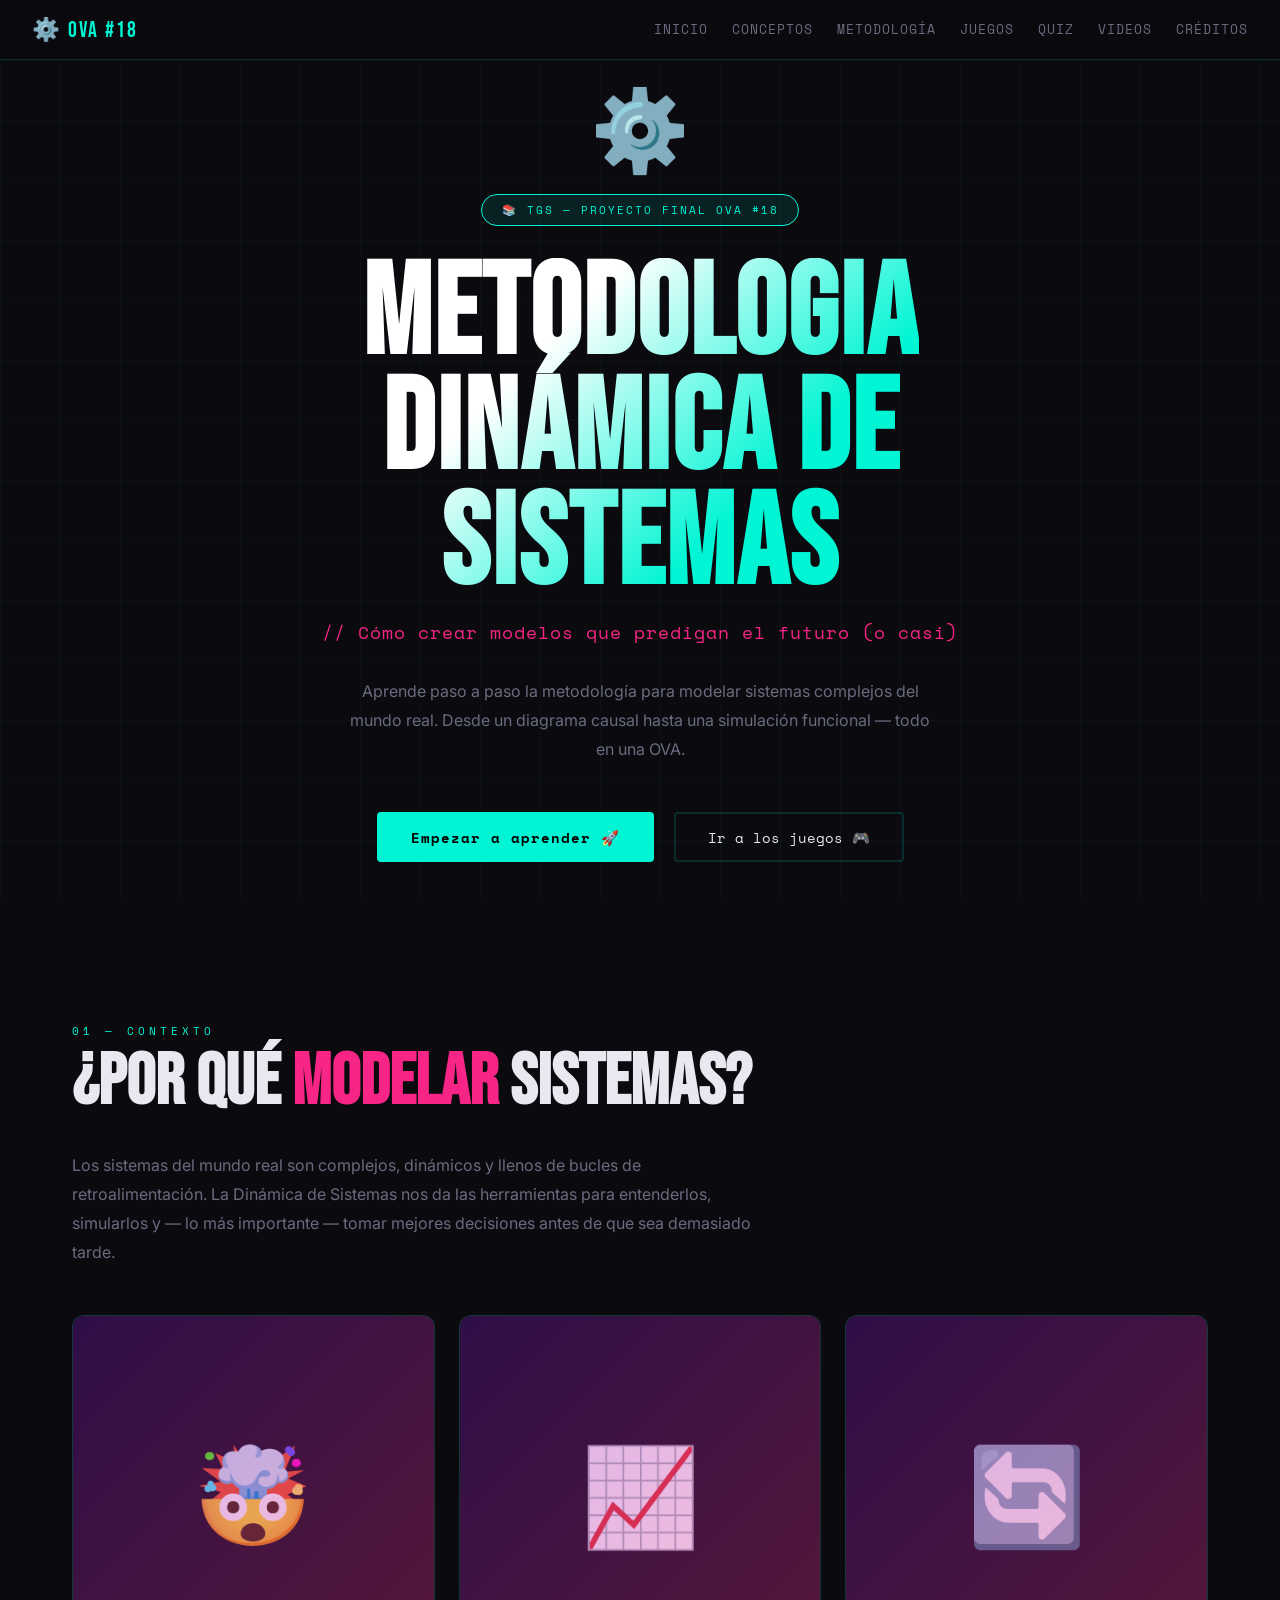
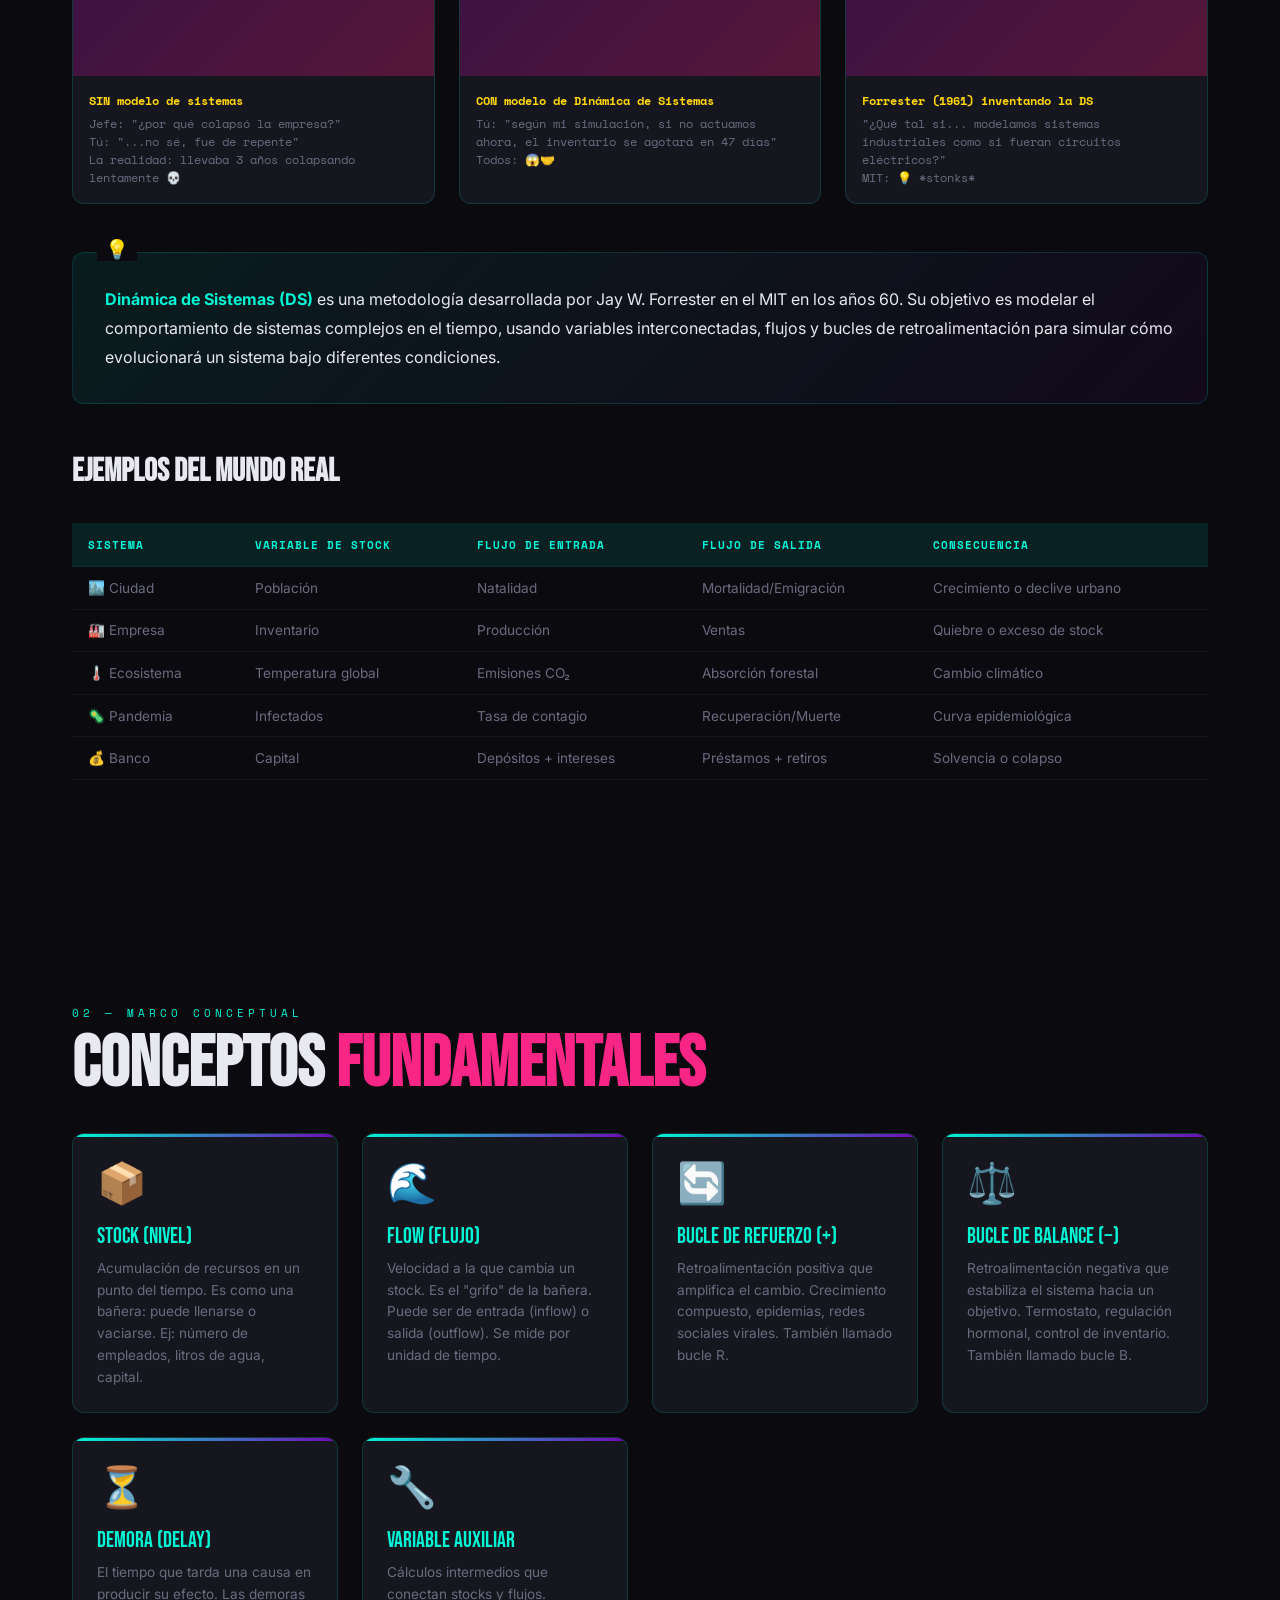
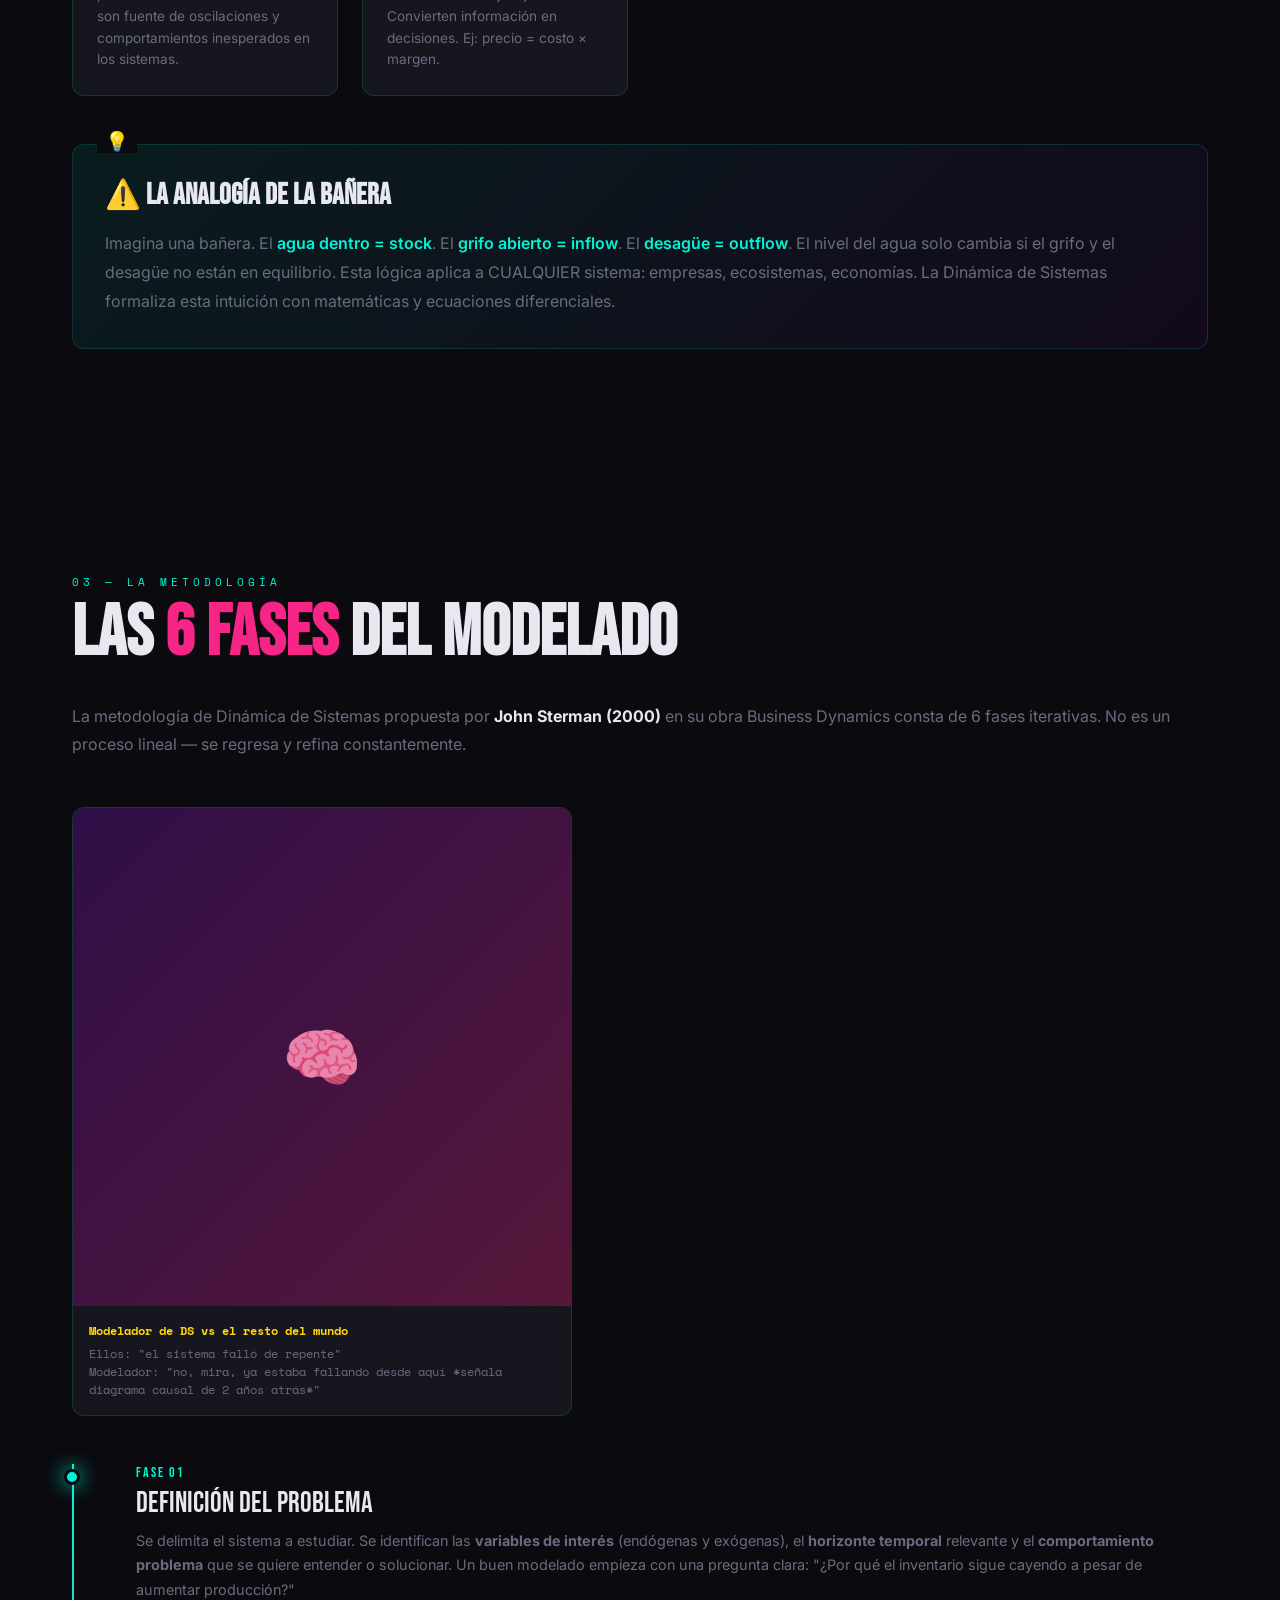
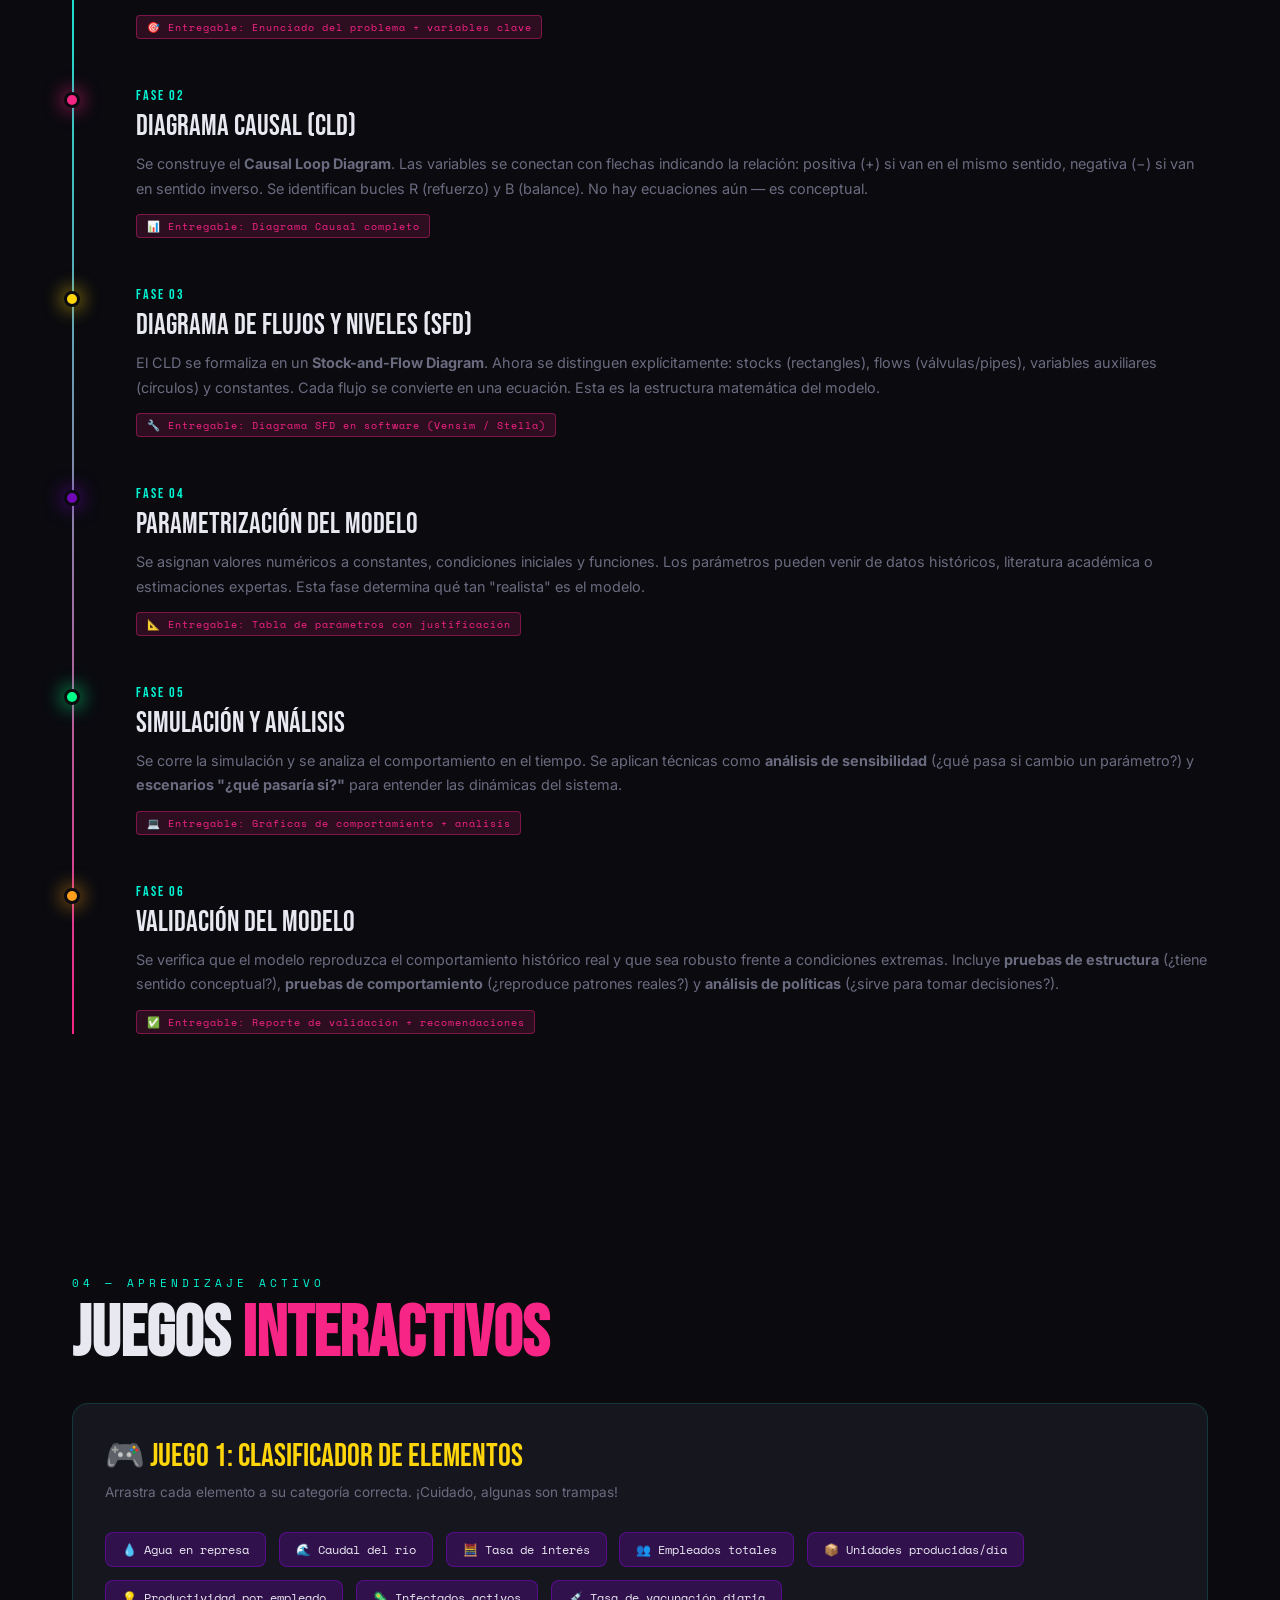
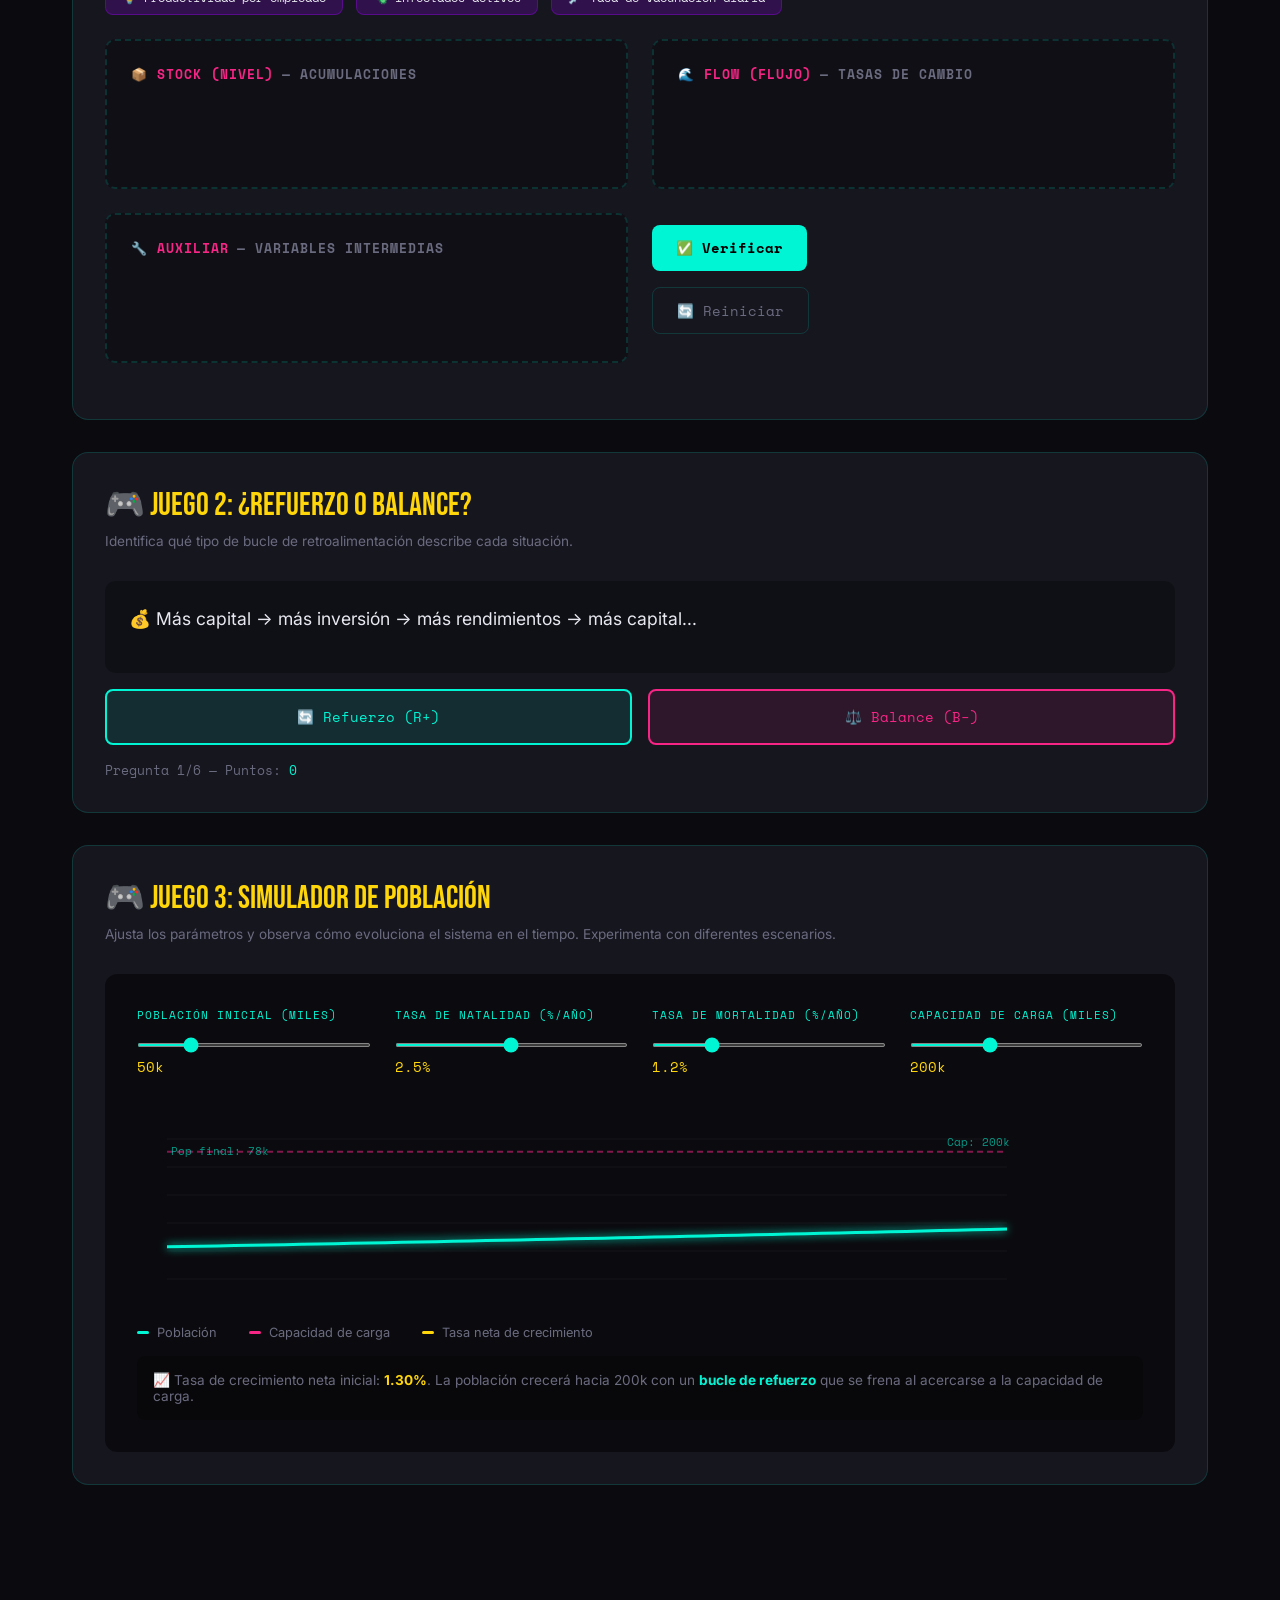
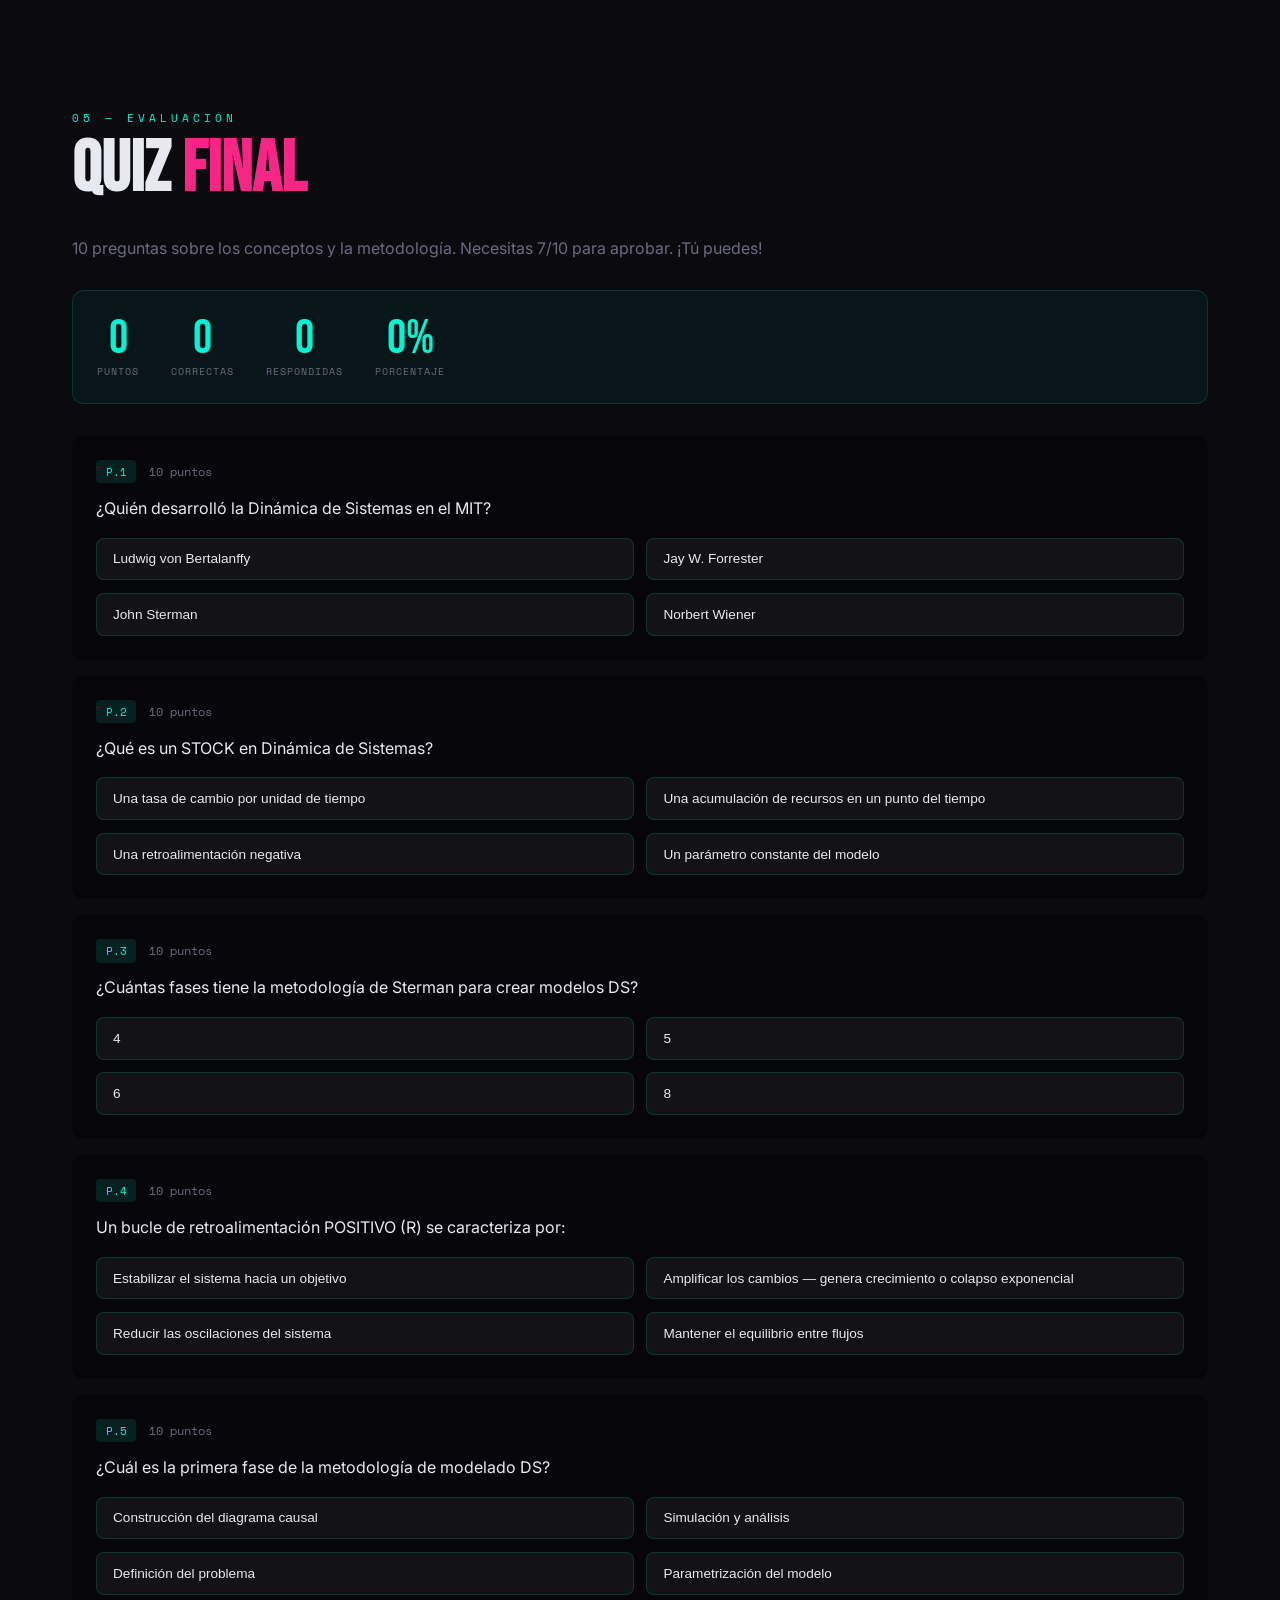
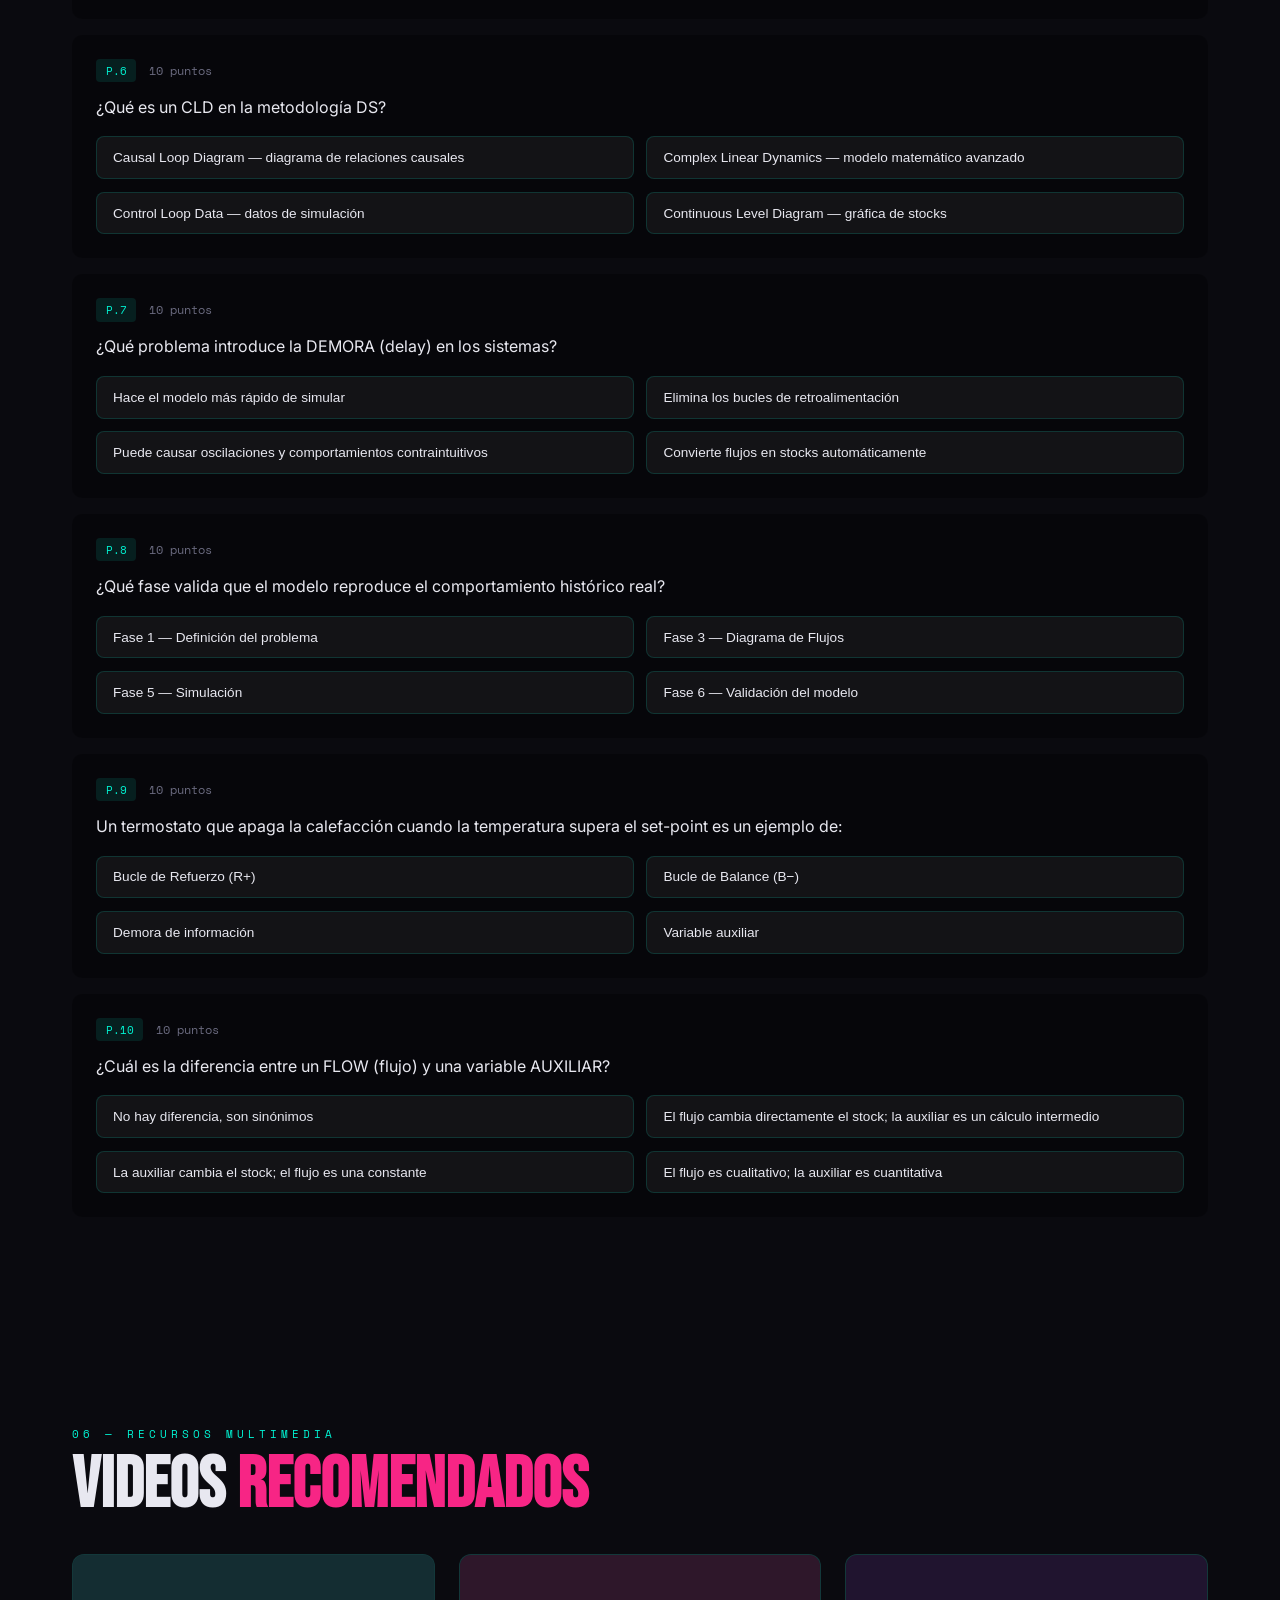
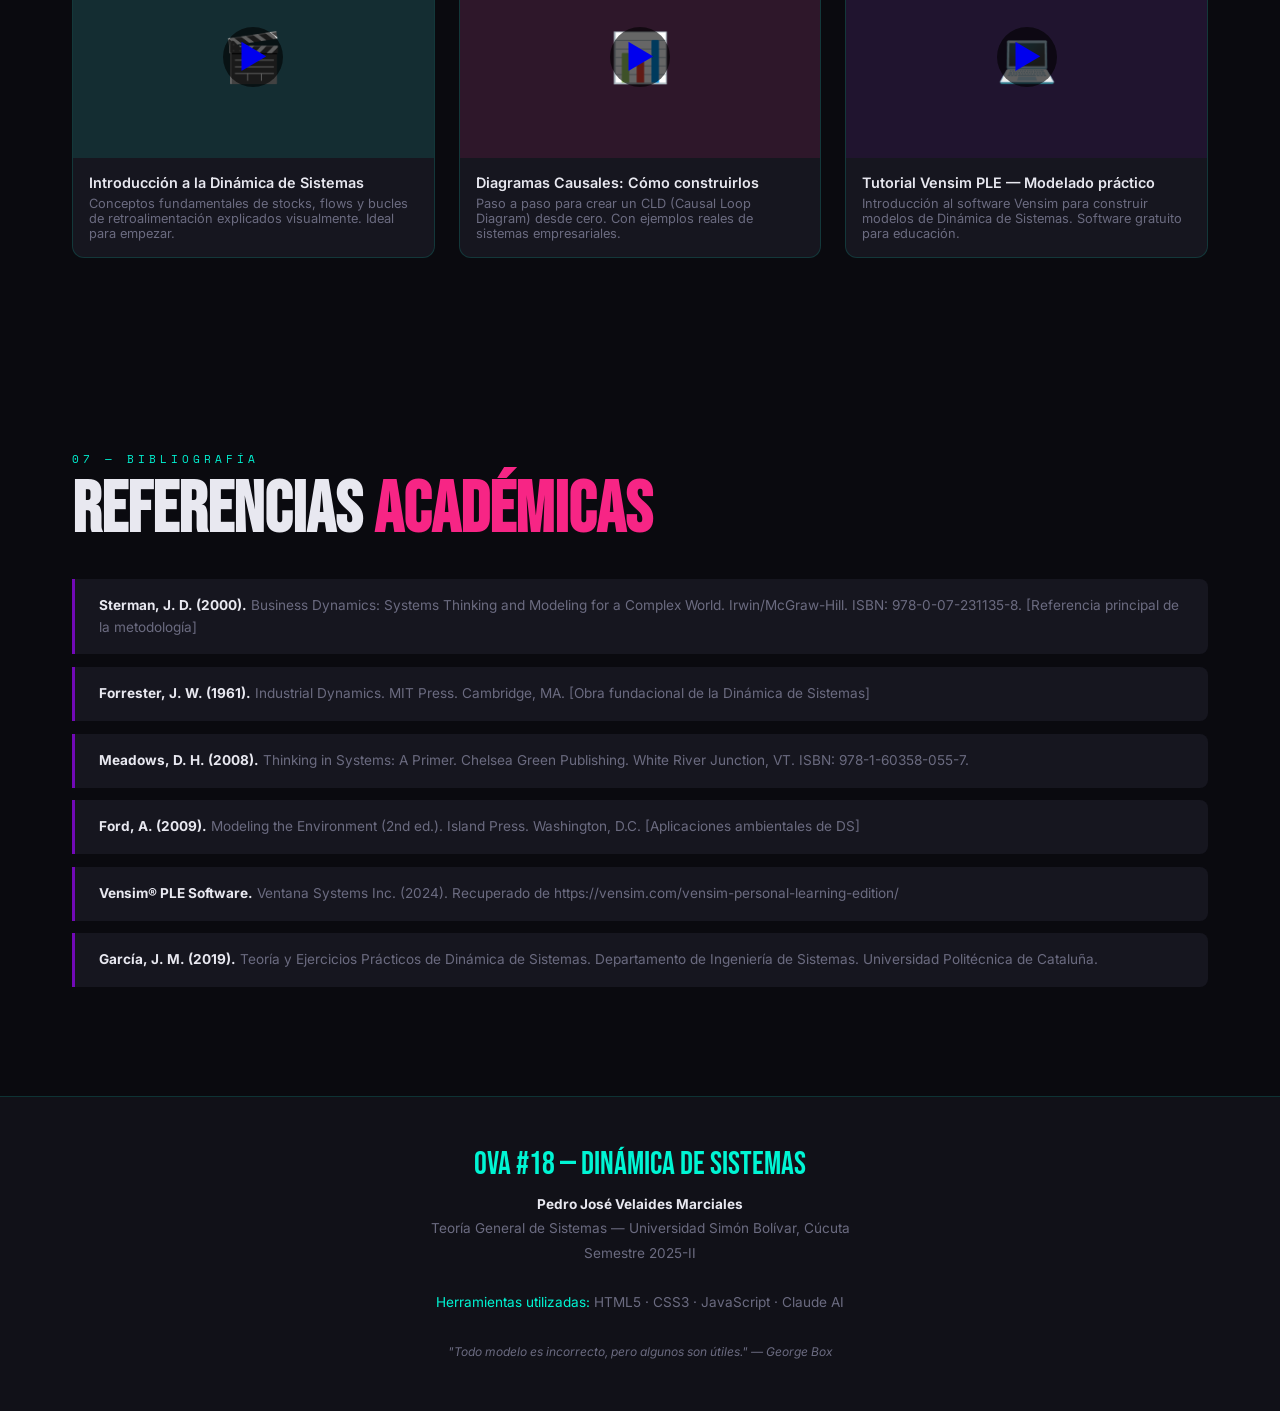
<file: ovas/OVA_Pedro_Velaides/OVA18_Dinamica_Sistemas.html>
<!DOCTYPE html>
<html lang="es">
<head>
<meta charset="UTF-8">
<meta name="viewport" content="width=device-width, initial-scale=1.0">
<title>OVA #18 — Dinámica de Sistemas | Pedro Velaides</title>
<link href="https://fonts.googleapis.com/css2?family=Space+Mono:ital,wght@0,400;0,700;1,400&family=Bebas+Neue&family=Inter:wght@300;400;600;900&display=swap" rel="stylesheet">
<style>
  :root {
    --bg: #0a0a0f;
    --surface: #111118;
    --card: #16161f;
    --accent: #00f5d4;
    --accent2: #f72585;
    --accent3: #ffd60a;
    --accent4: #7209b7;
    --text: #e8e8f0;
    --muted: #6b6b80;
    --border: rgba(0,245,212,0.15);
  }

  * { margin:0; padding:0; box-sizing:border-box; }

  html { scroll-behavior: smooth; }

  body {
    background: var(--bg);
    color: var(--text);
    font-family: 'Inter', sans-serif;
    overflow-x: hidden;
  }

  /* ANIMATED GRID BACKGROUND */
  body::before {
    content:'';
    position:fixed; inset:0;
    background-image:
      linear-gradient(rgba(0,245,212,0.04) 1px, transparent 1px),
      linear-gradient(90deg, rgba(0,245,212,0.04) 1px, transparent 1px);
    background-size: 60px 60px;
    pointer-events:none; z-index:0;
    animation: gridMove 20s linear infinite;
  }
  @keyframes gridMove {
    0%{background-position:0 0} 100%{background-position:60px 60px}
  }

  /* NAV */
  nav {
    position:fixed; top:0; left:0; right:0; z-index:1000;
    background: rgba(10,10,15,0.85);
    backdrop-filter: blur(20px);
    border-bottom: 1px solid var(--border);
    padding: 0 2rem;
    display:flex; align-items:center; justify-content:space-between;
    height: 60px;
  }
  .nav-logo {
    font-family:'Bebas Neue'; font-size:1.4rem; color:var(--accent);
    letter-spacing:2px;
  }
  .nav-links { display:flex; gap:1.5rem; }
  .nav-links a {
    color:var(--muted); text-decoration:none; font-size:0.8rem;
    font-family:'Space Mono'; transition:color 0.2s;
    text-transform:uppercase; letter-spacing:1px;
  }
  .nav-links a:hover { color:var(--accent); }

  /* HERO */
  .hero {
    min-height: 100vh; display:flex; flex-direction:column;
    align-items:center; justify-content:center;
    text-align:center; padding: 80px 2rem 4rem;
    position:relative; z-index:1;
  }
  .hero-badge {
    background: rgba(0,245,212,0.1); border:1px solid var(--accent);
    color:var(--accent); font-family:'Space Mono'; font-size:0.7rem;
    padding:0.4rem 1.2rem; border-radius:100px; letter-spacing:2px;
    text-transform:uppercase; margin-bottom:2rem;
    display:inline-block;
    animation: pulse 2s ease-in-out infinite;
  }
  @keyframes pulse {
    0%,100%{box-shadow:0 0 0 0 rgba(0,245,212,0.4)}
    50%{box-shadow:0 0 0 10px rgba(0,245,212,0)}
  }
  .hero h1 {
    font-family:'Bebas Neue'; font-size:clamp(3rem, 10vw, 8rem);
    line-height:0.9; letter-spacing:2px;
    background: linear-gradient(135deg, #fff 30%, var(--accent) 70%);
    -webkit-background-clip:text; -webkit-text-fill-color:transparent;
    background-clip:text;
    margin-bottom:1rem;
  }
  .hero-sub {
    font-family:'Space Mono'; font-size:clamp(0.9rem,2vw,1.1rem);
    color:var(--accent2); margin-bottom:2rem; letter-spacing:1px;
  }
  .hero-desc {
    max-width:600px; color:var(--muted); font-size:1rem; line-height:1.8;
    margin-bottom:3rem;
  }
  .hero-meme {
    font-size:5rem; margin-bottom:1rem;
    animation: float 3s ease-in-out infinite;
  }
  @keyframes float {
    0%,100%{transform:translateY(0)} 50%{transform:translateY(-15px)}
  }
  .btn-primary {
    background: var(--accent); color:#000; padding:0.8rem 2rem;
    border-radius:4px; text-decoration:none; font-family:'Space Mono';
    font-weight:700; font-size:0.9rem; display:inline-block;
    transition:all 0.3s; letter-spacing:1px;
    border:2px solid var(--accent);
  }
  .btn-primary:hover {
    background:transparent; color:var(--accent);
    box-shadow:0 0 30px rgba(0,245,212,0.4);
  }
  .btn-ghost {
    background:transparent; color:var(--text); padding:0.8rem 2rem;
    border-radius:4px; text-decoration:none; font-family:'Space Mono';
    font-size:0.9rem; border:2px solid var(--border);
    display:inline-block; margin-left:1rem; transition:all 0.3s;
  }
  .btn-ghost:hover { border-color:var(--accent); color:var(--accent); }

  /* SECTIONS */
  section { position:relative; z-index:1; padding:6rem 2rem; max-width:1200px; margin:0 auto; }
  .section-label {
    font-family:'Space Mono'; font-size:0.7rem; color:var(--accent);
    text-transform:uppercase; letter-spacing:4px; margin-bottom:0.5rem;
  }
  .section-title {
    font-family:'Bebas Neue'; font-size:clamp(2.5rem,6vw,4.5rem);
    line-height:1; margin-bottom:2rem;
  }
  .section-title span { color:var(--accent2); }

  /* MEME CARDS */
  .meme-strip {
    display:grid; grid-template-columns: repeat(auto-fit, minmax(280px,1fr));
    gap:1.5rem; margin: 3rem 0;
  }
  .meme-card {
    background: var(--card); border:1px solid var(--border);
    border-radius:12px; overflow:hidden;
    transition: transform 0.3s, box-shadow 0.3s;
    cursor:default;
  }
  .meme-card:hover {
    transform:translateY(-8px) rotate(-1deg);
    box-shadow:0 20px 60px rgba(0,245,212,0.15);
  }
  .meme-img {
    width:100%; aspect-ratio:1;
    background:var(--surface);
    display:flex; align-items:center; justify-content:center;
    font-size:6rem; position:relative; overflow:hidden;
  }
  .meme-img::before {
    content:''; position:absolute; inset:0;
    background:linear-gradient(135deg, rgba(114,9,183,0.3), rgba(247,37,133,0.3));
  }
  .meme-caption {
    padding:1rem;
    font-family:'Space Mono'; font-size:0.75rem;
    color:var(--muted); line-height:1.5;
  }
  .meme-caption strong { color:var(--accent3); display:block; margin-bottom:0.3rem; }

  /* TIMELINE / FASES */
  .timeline { position:relative; padding-left:2rem; }
  .timeline::before {
    content:''; position:absolute; left:0; top:0; bottom:0;
    width:2px; background:linear-gradient(to bottom, var(--accent), var(--accent2));
  }
  .timeline-item {
    position:relative; margin-bottom:3rem; padding-left:2rem;
    opacity:0; transform:translateX(-30px);
    transition: opacity 0.6s, transform 0.6s;
  }
  .timeline-item.visible { opacity:1; transform:translateX(0); }
  .timeline-dot {
    position:absolute; left:-2.5rem; top:0.3rem;
    width:16px; height:16px; border-radius:50%;
    background:var(--accent); box-shadow:0 0 20px var(--accent);
    border:3px solid var(--bg);
  }
  .timeline-num {
    font-family:'Bebas Neue'; font-size:0.9rem; color:var(--accent);
    letter-spacing:2px; margin-bottom:0.3rem;
  }
  .timeline-title {
    font-family:'Bebas Neue'; font-size:1.8rem; margin-bottom:0.5rem;
  }
  .timeline-desc { color:var(--muted); font-size:0.9rem; line-height:1.7; }
  .timeline-tag {
    display:inline-block; background:rgba(247,37,133,0.15);
    border:1px solid rgba(247,37,133,0.4); color:var(--accent2);
    font-family:'Space Mono'; font-size:0.65rem; padding:0.2rem 0.6rem;
    border-radius:4px; margin-top:0.8rem; letter-spacing:1px;
  }

  /* CONCEPT CARDS */
  .concepts-grid {
    display:grid; grid-template-columns:repeat(auto-fit,minmax(250px,1fr));
    gap:1.5rem; margin-top:2rem;
  }
  .concept-card {
    background:var(--card); border:1px solid var(--border);
    border-radius:12px; padding:1.5rem;
    transition:all 0.3s; position:relative; overflow:hidden;
  }
  .concept-card::before {
    content:''; position:absolute; top:0; left:0; right:0; height:3px;
    background:linear-gradient(90deg, var(--accent), var(--accent4));
  }
  .concept-card:hover {
    border-color:var(--accent);
    box-shadow:0 10px 40px rgba(0,245,212,0.1);
    transform:translateY(-4px);
  }
  .concept-icon { font-size:2.5rem; margin-bottom:1rem; }
  .concept-name {
    font-family:'Bebas Neue'; font-size:1.4rem; color:var(--accent);
    margin-bottom:0.5rem;
  }
  .concept-def { font-size:0.85rem; color:var(--muted); line-height:1.6; }

  /* GAMES SECTION */
  .game-container {
    background:var(--card); border:1px solid var(--border);
    border-radius:16px; padding:2rem; margin:2rem 0;
  }
  .game-title {
    font-family:'Bebas Neue'; font-size:2rem; color:var(--accent3);
    margin-bottom:0.5rem;
  }
  .game-subtitle { color:var(--muted); font-size:0.85rem; margin-bottom:2rem; }

  /* GAME 1: Clasificador Drag & Drop simplificado */
  .classifier-grid {
    display:grid; grid-template-columns:1fr 1fr; gap:1.5rem; margin-bottom:1.5rem;
  }
  .drop-zone {
    background:rgba(0,0,0,0.3); border:2px dashed var(--border);
    border-radius:10px; padding:1.5rem; min-height:150px;
    transition:all 0.3s;
  }
  .drop-zone.highlight { border-color:var(--accent); background:rgba(0,245,212,0.05); }
  .drop-zone h4 {
    font-family:'Space Mono'; font-size:0.8rem; color:var(--accent2);
    text-transform:uppercase; letter-spacing:1px; margin-bottom:1rem;
    display:flex; align-items:center; gap:0.5rem;
  }
  .drop-zone.wrong { border-color:var(--accent2); animation: shake 0.3s; }
  .drop-zone.correct { border-color:#00ff88; }
  @keyframes shake {
    0%,100%{transform:translateX(0)} 25%{transform:translateX(-6px)} 75%{transform:translateX(6px)}
  }

  .draggables { display:flex; flex-wrap:wrap; gap:0.8rem; margin-bottom:1.5rem; }
  .drag-item {
    background:rgba(114,9,183,0.3); border:1px solid rgba(114,9,183,0.6);
    color:var(--text); padding:0.5rem 1rem; border-radius:8px;
    font-family:'Space Mono'; font-size:0.75rem; cursor:grab;
    transition:all 0.2s; user-select:none;
  }
  .drag-item:hover { background:rgba(114,9,183,0.5); transform:scale(1.05); }
  .drag-item.placed { opacity:0.4; cursor:default; }
  .placed-item {
    background:rgba(0,245,212,0.15); border:1px solid rgba(0,245,212,0.4);
    color:var(--accent); padding:0.4rem 0.8rem; border-radius:6px;
    font-family:'Space Mono'; font-size:0.7rem; margin:0.3rem;
    display:inline-block; cursor:pointer;
  }

  /* GAME 2: Quiz */
  .quiz-question {
    background:rgba(0,0,0,0.3); border-radius:10px; padding:1.5rem;
    margin-bottom:1rem;
  }
  .quiz-q-text {
    font-size:1rem; margin-bottom:1rem; line-height:1.6;
  }
  .quiz-options { display:grid; grid-template-columns:1fr 1fr; gap:0.8rem; }
  .quiz-opt {
    background:rgba(255,255,255,0.05); border:1px solid var(--border);
    border-radius:8px; padding:0.8rem 1rem; cursor:pointer;
    font-size:0.85rem; transition:all 0.2s; text-align:left;
    color:var(--text);
  }
  .quiz-opt:hover:not(:disabled) { border-color:var(--accent); background:rgba(0,245,212,0.1); }
  .quiz-opt.correct { background:rgba(0,255,136,0.15); border-color:#00ff88; color:#00ff88; }
  .quiz-opt.wrong { background:rgba(247,37,133,0.15); border-color:var(--accent2); color:var(--accent2); }
  .quiz-opt:disabled { cursor:default; }
  .quiz-feedback {
    margin-top:1rem; padding:1rem; border-radius:8px;
    font-size:0.85rem; display:none;
  }
  .quiz-feedback.show { display:block; }
  .quiz-feedback.correct-fb { background:rgba(0,255,136,0.1); border:1px solid rgba(0,255,136,0.3); color:#00ff88; }
  .quiz-feedback.wrong-fb { background:rgba(247,37,133,0.1); border:1px solid rgba(247,37,133,0.3); color:var(--accent2); }

  /* GAME 3: Simulador */
  .simulator {
    background:rgba(0,0,0,0.5); border-radius:12px; padding:2rem;
  }
  .sim-controls { display:grid; grid-template-columns:repeat(auto-fit,minmax(200px,1fr)); gap:1.5rem; margin-bottom:2rem; }
  .sim-control label {
    font-family:'Space Mono'; font-size:0.7rem; color:var(--accent);
    text-transform:uppercase; letter-spacing:1px; display:block; margin-bottom:0.5rem;
  }
  .sim-control input[type=range] {
    width:100%; accent-color:var(--accent); height:4px;
  }
  .sim-control .val {
    font-family:'Space Mono'; font-size:0.9rem; color:var(--accent3);
    margin-top:0.3rem;
  }
  .sim-canvas {
    width:100%; height:220px; background:rgba(0,0,0,0.4);
    border-radius:8px; border:1px solid var(--border);
    position:relative; overflow:hidden;
  }
  canvas { display:block; }
  .sim-legend { display:flex; gap:2rem; margin-top:1rem; flex-wrap:wrap; }
  .sim-leg-item { display:flex; align-items:center; gap:0.5rem; font-size:0.8rem; color:var(--muted); }
  .sim-leg-dot { width:12px; height:3px; border-radius:2px; }

  /* REFERENCES */
  .ref-card {
    background:var(--card); border-left:3px solid var(--accent4);
    padding:1rem 1.5rem; margin:0.8rem 0; border-radius:0 8px 8px 0;
    font-size:0.85rem; color:var(--muted); line-height:1.6;
  }
  .ref-card strong { color:var(--text); }

  /* VIDEOS section */
  .video-grid { display:grid; grid-template-columns:repeat(auto-fit,minmax(300px,1fr)); gap:1.5rem; margin-top:2rem; }
  .video-card {
    background:var(--card); border:1px solid var(--border); border-radius:12px;
    overflow:hidden; transition:transform 0.3s;
  }
  .video-card:hover { transform:translateY(-4px); }
  .video-thumb {
    background:rgba(114,9,183,0.2); aspect-ratio:16/9;
    display:flex; align-items:center; justify-content:center;
    font-size:3rem; position:relative; cursor:pointer;
    text-decoration:none;
  }
  .video-thumb::after {
    content:'▶'; position:absolute;
    font-size:2rem; background:rgba(0,0,0,0.6);
    width:60px; height:60px; border-radius:50%;
    display:flex; align-items:center; justify-content:center;
  }
  .video-info { padding:1rem; }
  .video-title { font-weight:600; margin-bottom:0.3rem; font-size:0.9rem; }
  .video-desc { font-size:0.8rem; color:var(--muted); }

  /* SCORE BOARD */
  .scoreboard {
    background:rgba(0,245,212,0.05); border:1px solid var(--border);
    border-radius:12px; padding:1.5rem; display:flex;
    align-items:center; gap:2rem; flex-wrap:wrap; margin-top:2rem;
  }
  .score-item { text-align:center; }
  .score-num { font-family:'Bebas Neue'; font-size:3rem; color:var(--accent); line-height:1; }
  .score-label { font-family:'Space Mono'; font-size:0.65rem; color:var(--muted); text-transform:uppercase; letter-spacing:1px; }

  /* CREDITS */
  .credits {
    background:var(--surface); border-top:1px solid var(--border);
    padding:3rem 2rem; text-align:center; position:relative; z-index:1;
  }
  .credits-logo { font-family:'Bebas Neue'; font-size:2rem; color:var(--accent); margin-bottom:0.5rem; }
  .credits-info { color:var(--muted); font-size:0.85rem; line-height:1.8; }

  /* NOTIFICATION */
  .notif {
    position:fixed; bottom:2rem; right:2rem; z-index:9999;
    background:var(--card); border:1px solid var(--accent);
    padding:1rem 1.5rem; border-radius:10px;
    font-family:'Space Mono'; font-size:0.8rem;
    transform:translateX(200%); transition:transform 0.4s;
    max-width:300px;
  }
  .notif.show { transform:translateX(0); }
  .notif-icon { font-size:1.5rem; margin-bottom:0.3rem; }

  /* RESPONSIVE */
  @media(max-width:768px){
    .nav-links { display:none; }
    .classifier-grid { grid-template-columns:1fr; }
    .quiz-options { grid-template-columns:1fr; }
    .sim-controls { grid-template-columns:1fr; }
    section { padding:4rem 1rem; }
    .btn-ghost { margin-left:0; margin-top:0.5rem; }
  }

  /* PROGRESS BAR */
  .progress-bar {
    position:fixed; top:60px; left:0; height:3px;
    background:linear-gradient(90deg, var(--accent), var(--accent2));
    z-index:999; transition:width 0.1s;
  }

  /* HIGHLIGHT BOX */
  .highlight-box {
    background:linear-gradient(135deg,rgba(0,245,212,0.08),rgba(114,9,183,0.08));
    border:1px solid var(--border); border-radius:12px; padding:2rem;
    margin:2rem 0; position:relative;
  }
  .highlight-box::before {
    content:'💡'; position:absolute; top:-1rem; left:1.5rem;
    background:var(--bg); padding:0 0.5rem; font-size:1.2rem;
  }

  /* TABLE STYLE */
  .styled-table {
    width:100%; border-collapse:collapse; margin:2rem 0; font-size:0.85rem;
  }
  .styled-table th {
    background:rgba(0,245,212,0.1); color:var(--accent);
    font-family:'Space Mono'; font-size:0.7rem; text-transform:uppercase;
    letter-spacing:1px; padding:0.8rem 1rem; text-align:left;
    border-bottom:1px solid var(--border);
  }
  .styled-table td {
    padding:0.8rem 1rem; border-bottom:1px solid rgba(255,255,255,0.05);
    color:var(--muted);
  }
  .styled-table tr:hover td { background:rgba(255,255,255,0.02); color:var(--text); }

  .tag-accent { color:var(--accent); font-weight:600; }
  .tag-pink { color:var(--accent2); font-weight:600; }

  /* SCROLL REVEAL */
  .reveal { opacity:0; transform:translateY(30px); transition:all 0.6s ease; }
  .reveal.visible { opacity:1; transform:translateY(0); }
</style>
</head>
<body>

<!-- PROGRESS BAR -->
<div class="progress-bar" id="progressBar"></div>

<!-- NAV -->
<nav>
  <div class="nav-logo">⚙️ OVA #18</div>
  <div class="nav-links">
    <a href="#intro">Inicio</a>
    <a href="#conceptos">Conceptos</a>
    <a href="#metodologia">Metodología</a>
    <a href="#juegos">Juegos</a>
    <a href="#quiz">Quiz</a>
    <a href="#videos">Videos</a>
    <a href="#creditos">Créditos</a>
  </div>
</nav>

<!-- NOTIFICATION -->
<div class="notif" id="notif">
  <div class="notif-icon">🎉</div>
  <div id="notifMsg">¡Bienvenido!</div>
</div>

<!-- ===== HERO ===== -->
<div class="hero" id="intro">
  <div class="hero-meme">⚙️</div>
  <div class="hero-badge">📚 TGS — Proyecto Final OVA #18</div>
  <h1>METODOLOGÍA<br>DINÁMICA DE<br>SISTEMAS</h1>
  <p class="hero-sub">// Cómo crear modelos que predigan el futuro (o casi)</p>
  <p class="hero-desc">Aprende paso a paso la metodología para modelar sistemas complejos del mundo real. Desde un diagrama causal hasta una simulación funcional — todo en una OVA.</p>
  <div>
    <a href="#metodologia" class="btn-primary">Empezar a aprender 🚀</a>
    <a href="#juegos" class="btn-ghost">Ir a los juegos 🎮</a>
  </div>
</div>

<!-- ===== MEMES / CONTEXTUALIZACIÓN ===== -->
<section id="contexto">
  <div class="section-label">01 — Contexto</div>
  <h2 class="section-title reveal">¿Por qué <span>modelar</span> sistemas?</h2>
  <p style="color:var(--muted);max-width:700px;line-height:1.8;margin-bottom:2rem;" class="reveal">
    Los sistemas del mundo real son complejos, dinámicos y llenos de bucles de retroalimentación. La Dinámica de Sistemas nos da las herramientas para entenderlos, simularlos y — lo más importante — tomar mejores decisiones antes de que sea demasiado tarde.
  </p>

  <div class="meme-strip reveal">
    <div class="meme-card">
      <div class="meme-img">🤯</div>
      <div class="meme-caption">
        <strong>SIN modelo de sistemas</strong>
        Jefe: "¿por qué colapsó la empresa?"<br>
        Tú: "...no sé, fue de repente"<br>
        La realidad: llevaba 3 años colapsando lentamente 💀
      </div>
    </div>
    <div class="meme-card">
      <div class="meme-img">📈</div>
      <div class="meme-caption">
        <strong>CON modelo de Dinámica de Sistemas</strong>
        Tú: "según mi simulación, si no actuamos ahora, el inventario se agotará en 47 días"<br>
        Todos: 😱🤝
      </div>
    </div>
    <div class="meme-card">
      <div class="meme-img">🔄</div>
      <div class="meme-caption">
        <strong>Forrester (1961) inventando la DS</strong>
        "¿Qué tal si... modelamos sistemas industriales como si fueran circuitos eléctricos?"<br>
        MIT: 💡 *stonks*
      </div>
    </div>
  </div>

  <div class="highlight-box reveal">
    <p style="font-size:1rem;line-height:1.8;">
      <strong style="color:var(--accent);">Dinámica de Sistemas (DS)</strong> es una metodología desarrollada por Jay W. Forrester en el MIT en los años 60. Su objetivo es modelar el comportamiento de sistemas complejos en el tiempo, usando variables interconectadas, flujos y bucles de retroalimentación para simular cómo evolucionará un sistema bajo diferentes condiciones.
    </p>
  </div>

  <h3 style="font-family:'Bebas Neue';font-size:2rem;margin:3rem 0 1rem;" class="reveal">Ejemplos del mundo real</h3>
  <table class="styled-table reveal">
    <thead>
      <tr>
        <th>Sistema</th>
        <th>Variable de Stock</th>
        <th>Flujo de entrada</th>
        <th>Flujo de salida</th>
        <th>Consecuencia</th>
      </tr>
    </thead>
    <tbody>
      <tr><td>🏙️ Ciudad</td><td>Población</td><td>Natalidad</td><td>Mortalidad/Emigración</td><td>Crecimiento o declive urbano</td></tr>
      <tr><td>🏭 Empresa</td><td>Inventario</td><td>Producción</td><td>Ventas</td><td>Quiebre o exceso de stock</td></tr>
      <tr><td>🌡️ Ecosistema</td><td>Temperatura global</td><td>Emisiones CO₂</td><td>Absorción forestal</td><td>Cambio climático</td></tr>
      <tr><td>🦠 Pandemia</td><td>Infectados</td><td>Tasa de contagio</td><td>Recuperación/Muerte</td><td>Curva epidemiológica</td></tr>
      <tr><td>💰 Banco</td><td>Capital</td><td>Depósitos + intereses</td><td>Préstamos + retiros</td><td>Solvencia o colapso</td></tr>
    </tbody>
  </table>
</section>

<!-- ===== CONCEPTOS CLAVE ===== -->
<section id="conceptos">
  <div class="section-label">02 — Marco Conceptual</div>
  <h2 class="section-title reveal">Conceptos <span>Fundamentales</span></h2>

  <div class="concepts-grid">
    <div class="concept-card reveal">
      <div class="concept-icon">📦</div>
      <div class="concept-name">Stock (Nivel)</div>
      <div class="concept-def">Acumulación de recursos en un punto del tiempo. Es como una bañera: puede llenarse o vaciarse. Ej: número de empleados, litros de agua, capital.</div>
    </div>
    <div class="concept-card reveal">
      <div class="concept-icon">🌊</div>
      <div class="concept-name">Flow (Flujo)</div>
      <div class="concept-def">Velocidad a la que cambia un stock. Es el "grifo" de la bañera. Puede ser de entrada (inflow) o salida (outflow). Se mide por unidad de tiempo.</div>
    </div>
    <div class="concept-card reveal">
      <div class="concept-icon">🔄</div>
      <div class="concept-name">Bucle de Refuerzo (+)</div>
      <div class="concept-def">Retroalimentación positiva que amplifica el cambio. Crecimiento compuesto, epidemias, redes sociales virales. También llamado bucle R.</div>
    </div>
    <div class="concept-card reveal">
      <div class="concept-icon">⚖️</div>
      <div class="concept-name">Bucle de Balance (−)</div>
      <div class="concept-def">Retroalimentación negativa que estabiliza el sistema hacia un objetivo. Termostato, regulación hormonal, control de inventario. También llamado bucle B.</div>
    </div>
    <div class="concept-card reveal">
      <div class="concept-icon">⏳</div>
      <div class="concept-name">Demora (Delay)</div>
      <div class="concept-def">El tiempo que tarda una causa en producir su efecto. Las demoras son fuente de oscilaciones y comportamientos inesperados en los sistemas.</div>
    </div>
    <div class="concept-card reveal">
      <div class="concept-icon">🔧</div>
      <div class="concept-name">Variable Auxiliar</div>
      <div class="concept-def">Cálculos intermedios que conectan stocks y flujos. Convierten información en decisiones. Ej: precio = costo × margen.</div>
    </div>
  </div>

  <div class="highlight-box reveal" style="margin-top:3rem;">
    <h3 style="font-family:'Bebas Neue';font-size:1.8rem;margin-bottom:1rem;">⚠️ La analogía de la bañera</h3>
    <p style="line-height:1.8;color:var(--muted);">
      Imagina una bañera. El <span class="tag-accent">agua dentro = stock</span>. El <span class="tag-accent">grifo abierto = inflow</span>. El <span class="tag-accent">desagüe = outflow</span>. El nivel del agua solo cambia si el grifo y el desagüe no están en equilibrio. Esta lógica aplica a CUALQUIER sistema: empresas, ecosistemas, economías. La Dinámica de Sistemas formaliza esta intuición con matemáticas y ecuaciones diferenciales.
    </p>
  </div>
</section>

<!-- ===== METODOLOGÍA ===== -->
<section id="metodologia">
  <div class="section-label">03 — La Metodología</div>
  <h2 class="section-title reveal">Las <span>6 Fases</span> del Modelado</h2>
  <p style="color:var(--muted);margin-bottom:3rem;line-height:1.8;" class="reveal">
    La metodología de Dinámica de Sistemas propuesta por <strong style="color:var(--text);">John Sterman (2000)</strong> en su obra Business Dynamics consta de 6 fases iterativas. No es un proceso lineal — se regresa y refina constantemente.
  </p>

  <div class="meme-card reveal" style="max-width:500px;margin-bottom:3rem;">
    <div class="meme-img" style="font-size:4rem;">🧠</div>
    <div class="meme-caption">
      <strong>Modelador de DS vs el resto del mundo</strong>
      Ellos: "el sistema falló de repente"<br>
      Modelador: "no, mira, ya estaba fallando desde aquí *señala diagrama causal de 2 años atrás*"
    </div>
  </div>

  <div class="timeline">
    <div class="timeline-item">
      <div class="timeline-dot"></div>
      <div class="timeline-num">FASE 01</div>
      <div class="timeline-title">Definición del Problema</div>
      <div class="timeline-desc">
        Se delimita el sistema a estudiar. Se identifican las <strong>variables de interés</strong> (endógenas y exógenas), el <strong>horizonte temporal</strong> relevante y el <strong>comportamiento problema</strong> que se quiere entender o solucionar. Un buen modelado empieza con una pregunta clara: "¿Por qué el inventario sigue cayendo a pesar de aumentar producción?"
      </div>
      <span class="timeline-tag">🎯 Entregable: Enunciado del problema + variables clave</span>
    </div>

    <div class="timeline-item">
      <div class="timeline-dot" style="background:var(--accent2);box-shadow:0 0 20px var(--accent2);"></div>
      <div class="timeline-num">FASE 02</div>
      <div class="timeline-title">Diagrama Causal (CLD)</div>
      <div class="timeline-desc">
        Se construye el <strong>Causal Loop Diagram</strong>. Las variables se conectan con flechas indicando la relación: positiva (+) si van en el mismo sentido, negativa (−) si van en sentido inverso. Se identifican bucles R (refuerzo) y B (balance). No hay ecuaciones aún — es conceptual.
      </div>
      <span class="timeline-tag">📊 Entregable: Diagrama Causal completo</span>
    </div>

    <div class="timeline-item">
      <div class="timeline-dot" style="background:var(--accent3);box-shadow:0 0 20px var(--accent3);"></div>
      <div class="timeline-num">FASE 03</div>
      <div class="timeline-title">Diagrama de Flujos y Niveles (SFD)</div>
      <div class="timeline-desc">
        El CLD se formaliza en un <strong>Stock-and-Flow Diagram</strong>. Ahora se distinguen explícitamente: stocks (rectangles), flows (válvulas/pipes), variables auxiliares (círculos) y constantes. Cada flujo se convierte en una ecuación. Esta es la estructura matemática del modelo.
      </div>
      <span class="timeline-tag">🔧 Entregable: Diagrama SFD en software (Vensim / Stella)</span>
    </div>

    <div class="timeline-item">
      <div class="timeline-dot" style="background:var(--accent4);box-shadow:0 0 20px var(--accent4);"></div>
      <div class="timeline-num">FASE 04</div>
      <div class="timeline-title">Parametrización del Modelo</div>
      <div class="timeline-desc">
        Se asignan valores numéricos a constantes, condiciones iniciales y funciones. Los parámetros pueden venir de datos históricos, literatura académica o estimaciones expertas. Esta fase determina qué tan "realista" es el modelo.
      </div>
      <span class="timeline-tag">📐 Entregable: Tabla de parámetros con justificación</span>
    </div>

    <div class="timeline-item">
      <div class="timeline-dot" style="background:#00ff88;box-shadow:0 0 20px #00ff88;"></div>
      <div class="timeline-num">FASE 05</div>
      <div class="timeline-title">Simulación y Análisis</div>
      <div class="timeline-desc">
        Se corre la simulación y se analiza el comportamiento en el tiempo. Se aplican técnicas como <strong>análisis de sensibilidad</strong> (¿qué pasa si cambio un parámetro?) y <strong>escenarios "¿qué pasaría si?"</strong> para entender las dinámicas del sistema.
      </div>
      <span class="timeline-tag">💻 Entregable: Gráficas de comportamiento + análisis</span>
    </div>

    <div class="timeline-item">
      <div class="timeline-dot" style="background:#ff9f1c;box-shadow:0 0 20px #ff9f1c;"></div>
      <div class="timeline-num">FASE 06</div>
      <div class="timeline-title">Validación del Modelo</div>
      <div class="timeline-desc">
        Se verifica que el modelo reproduzca el comportamiento histórico real y que sea robusto frente a condiciones extremas. Incluye <strong>pruebas de estructura</strong> (¿tiene sentido conceptual?), <strong>pruebas de comportamiento</strong> (¿reproduce patrones reales?) y <strong>análisis de políticas</strong> (¿sirve para tomar decisiones?).
      </div>
      <span class="timeline-tag">✅ Entregable: Reporte de validación + recomendaciones</span>
    </div>
  </div>
</section>

<!-- ===== JUEGOS ===== -->
<section id="juegos">
  <div class="section-label">04 — Aprendizaje Activo</div>
  <h2 class="section-title reveal">Juegos <span>Interactivos</span></h2>

  <!-- JUEGO 1: Clasificador -->
  <div class="game-container reveal">
    <div class="game-title">🎮 Juego 1: Clasificador de Elementos</div>
    <div class="game-subtitle">Arrastra cada elemento a su categoría correcta. ¡Cuidado, algunas son trampas!</div>

    <div class="draggables" id="draggables">
      <div class="drag-item" draggable="true" data-type="stock" data-id="d1" ondragstart="dragStart(event)">💧 Agua en represa</div>
      <div class="drag-item" draggable="true" data-type="flow" data-id="d2" ondragstart="dragStart(event)">🌊 Caudal del río</div>
      <div class="drag-item" draggable="true" data-type="aux" data-id="d3" ondragstart="dragStart(event)">🧮 Tasa de interés</div>
      <div class="drag-item" draggable="true" data-type="stock" data-id="d4" ondragstart="dragStart(event)">👥 Empleados totales</div>
      <div class="drag-item" draggable="true" data-type="flow" data-id="d5" ondragstart="dragStart(event)">📦 Unidades producidas/día</div>
      <div class="drag-item" draggable="true" data-type="aux" data-id="d6" ondragstart="dragStart(event)">💡 Productividad por empleado</div>
      <div class="drag-item" draggable="true" data-type="stock" data-id="d7" ondragstart="dragStart(event)">🦠 Infectados activos</div>
      <div class="drag-item" draggable="true" data-type="flow" data-id="d8" ondragstart="dragStart(event)">💉 Tasa de vacunación diaria</div>
    </div>

    <div class="classifier-grid">
      <div class="drop-zone" id="zone-stock" ondragover="allowDrop(event)" ondrop="dropItem(event,'stock')">
        <h4>📦 STOCK (Nivel) <span style="color:var(--muted)">— Acumulaciones</span></h4>
        <div id="placed-stock"></div>
      </div>
      <div class="drop-zone" id="zone-flow" ondragover="allowDrop(event)" ondrop="dropItem(event,'flow')">
        <h4>🌊 FLOW (Flujo) <span style="color:var(--muted)">— Tasas de cambio</span></h4>
        <div id="placed-flow"></div>
      </div>
      <div class="drop-zone" id="zone-aux" ondragover="allowDrop(event)" ondrop="dropItem(event,'aux')">
        <h4>🔧 AUXILIAR <span style="color:var(--muted)">— Variables intermedias</span></h4>
        <div id="placed-aux"></div>
      </div>
      <div style="display:flex;flex-direction:column;gap:1rem;align-items:flex-start;justify-content:center;">
        <button onclick="checkClassifier()" style="background:var(--accent);color:#000;border:none;padding:0.8rem 1.5rem;border-radius:8px;font-family:'Space Mono';font-weight:700;cursor:pointer;font-size:0.85rem;">✅ Verificar</button>
        <button onclick="resetClassifier()" style="background:transparent;color:var(--muted);border:1px solid var(--border);padding:0.8rem 1.5rem;border-radius:8px;font-family:'Space Mono';cursor:pointer;font-size:0.85rem;">🔄 Reiniciar</button>
        <div id="classifierScore" style="font-family:'Space Mono';font-size:0.8rem;color:var(--accent);"></div>
      </div>
    </div>
  </div>

  <!-- JUEGO 2: Bucles -->
  <div class="game-container reveal" style="margin-top:2rem;">
    <div class="game-title">🎮 Juego 2: ¿Refuerzo o Balance?</div>
    <div class="game-subtitle">Identifica qué tipo de bucle de retroalimentación describe cada situación.</div>

    <div id="loopGame">
      <div class="quiz-question" id="loopQ"></div>
      <div style="display:flex;gap:1rem;margin-top:1rem;flex-wrap:wrap;">
        <button onclick="answerLoop('R')" id="btnR" style="flex:1;background:rgba(0,245,212,0.1);border:2px solid var(--accent);color:var(--accent);padding:1rem;border-radius:8px;font-family:'Space Mono';font-size:0.85rem;cursor:pointer;min-width:150px;">🔄 Refuerzo (R+)</button>
        <button onclick="answerLoop('B')" id="btnB" style="flex:1;background:rgba(247,37,133,0.1);border:2px solid var(--accent2);color:var(--accent2);padding:1rem;border-radius:8px;font-family:'Space Mono';font-size:0.85rem;cursor:pointer;min-width:150px;">⚖️ Balance (B−)</button>
      </div>
      <div id="loopFeedback" class="quiz-feedback"></div>
      <div style="margin-top:1rem;font-family:'Space Mono';font-size:0.8rem;color:var(--muted);">
        Pregunta <span id="loopCurrent">1</span>/6 — Puntos: <span id="loopPoints" style="color:var(--accent);">0</span>
      </div>
    </div>
  </div>

  <!-- SIMULADOR -->
  <div class="game-container reveal" style="margin-top:2rem;">
    <div class="game-title">🎮 Juego 3: Simulador de Población</div>
    <div class="game-subtitle">Ajusta los parámetros y observa cómo evoluciona el sistema en el tiempo. Experimenta con diferentes escenarios.</div>

    <div class="simulator">
      <div class="sim-controls">
        <div class="sim-control">
          <label>Población inicial (miles)</label>
          <input type="range" id="popInit" min="10" max="200" value="50" oninput="updateSim()">
          <div class="val" id="popInitVal">50k</div>
        </div>
        <div class="sim-control">
          <label>Tasa de natalidad (%/año)</label>
          <input type="range" id="birthRate" min="0" max="5" step="0.1" value="2.5" oninput="updateSim()">
          <div class="val" id="birthRateVal">2.5%</div>
        </div>
        <div class="sim-control">
          <label>Tasa de mortalidad (%/año)</label>
          <input type="range" id="deathRate" min="0" max="5" step="0.1" value="1.2" oninput="updateSim()">
          <div class="val" id="deathRateVal">1.2%</div>
        </div>
        <div class="sim-control">
          <label>Capacidad de carga (miles)</label>
          <input type="range" id="carryingCap" min="50" max="500" value="200" oninput="updateSim()">
          <div class="val" id="carryingCapVal">200k</div>
        </div>
      </div>
      <canvas id="simCanvas" width="900" height="200"></canvas>
      <div class="sim-legend">
        <div class="sim-leg-item"><div class="sim-leg-dot" style="background:var(--accent)"></div>Población</div>
        <div class="sim-leg-item"><div class="sim-leg-dot" style="background:var(--accent2)"></div>Capacidad de carga</div>
        <div class="sim-leg-item"><div class="sim-leg-dot" style="background:var(--accent3)"></div>Tasa neta de crecimiento</div>
      </div>
      <div id="simInsight" style="margin-top:1rem;padding:1rem;background:rgba(0,0,0,0.3);border-radius:8px;font-size:0.85rem;color:var(--muted);"></div>
    </div>
  </div>
</section>

<!-- ===== QUIZ ===== -->
<section id="quiz">
  <div class="section-label">05 — Evaluación</div>
  <h2 class="section-title reveal">Quiz <span>Final</span></h2>
  <p style="color:var(--muted);margin-bottom:2rem;" class="reveal">10 preguntas sobre los conceptos y la metodología. Necesitas 7/10 para aprobar. ¡Tú puedes!</p>

  <div class="scoreboard reveal" id="quizScoreboard">
    <div class="score-item">
      <div class="score-num" id="qScore">0</div>
      <div class="score-label">Puntos</div>
    </div>
    <div class="score-item">
      <div class="score-num" id="qCorrect">0</div>
      <div class="score-label">Correctas</div>
    </div>
    <div class="score-item">
      <div class="score-num" id="qTotal">0</div>
      <div class="score-label">Respondidas</div>
    </div>
    <div class="score-item">
      <div class="score-num" id="qPct">0%</div>
      <div class="score-label">Porcentaje</div>
    </div>
  </div>

  <div id="quizContainer" style="margin-top:2rem;"></div>
  <div id="quizResult" style="display:none;text-align:center;padding:3rem;background:var(--card);border-radius:16px;margin-top:2rem;">
    <div style="font-size:4rem;margin-bottom:1rem;" id="quizResultEmoji">🎉</div>
    <div style="font-family:'Bebas Neue';font-size:3rem;margin-bottom:0.5rem;" id="quizResultTitle">¡Excelente!</div>
    <div style="color:var(--muted);font-size:1rem;" id="quizResultDesc"></div>
    <button onclick="resetQuiz()" style="margin-top:2rem;background:var(--accent);color:#000;border:none;padding:1rem 2rem;border-radius:8px;font-family:'Space Mono';font-weight:700;cursor:pointer;">🔄 Intentar de nuevo</button>
  </div>
</section>

<!-- ===== VIDEOS ===== -->
<section id="videos">
  <div class="section-label">06 — Recursos Multimedia</div>
  <h2 class="section-title reveal">Videos <span>Recomendados</span></h2>

  <div class="video-grid reveal">
    <div class="video-card">
      <a class="video-thumb" href="https://www.youtube.com/watch?v=o-Yp8A7BPE8" target="_blank" style="background:rgba(0,245,212,0.1);">
        🎬
      </a>
      <div class="video-info">
        <div class="video-title">Introducción a la Dinámica de Sistemas</div>
        <div class="video-desc">Conceptos fundamentales de stocks, flows y bucles de retroalimentación explicados visualmente. Ideal para empezar.</div>
      </div>
    </div>
    <div class="video-card">
      <a class="video-thumb" href="https://www.youtube.com/watch?v=AnTwZVviXyY" target="_blank" style="background:rgba(247,37,133,0.1);">
        📊
      </a>
      <div class="video-info">
        <div class="video-title">Diagramas Causales: Cómo construirlos</div>
        <div class="video-desc">Paso a paso para crear un CLD (Causal Loop Diagram) desde cero. Con ejemplos reales de sistemas empresariales.</div>
      </div>
    </div>
    <div class="video-card">
      <a class="video-thumb" href="https://www.youtube.com/results?search_query=vensim+tutorial+español" target="_blank" style="background:rgba(114,9,183,0.1);">
        💻
      </a>
      <div class="video-info">
        <div class="video-title">Tutorial Vensim PLE — Modelado práctico</div>
        <div class="video-desc">Introducción al software Vensim para construir modelos de Dinámica de Sistemas. Software gratuito para educación.</div>
      </div>
    </div>
  </div>
</section>

<!-- ===== REFERENCIAS ===== -->
<section id="referencias">
  <div class="section-label">07 — Bibliografía</div>
  <h2 class="section-title reveal">Referencias <span>Académicas</span></h2>

  <div class="ref-card reveal"><strong>Sterman, J. D. (2000).</strong> Business Dynamics: Systems Thinking and Modeling for a Complex World. Irwin/McGraw-Hill. ISBN: 978-0-07-231135-8. [Referencia principal de la metodología]</div>
  <div class="ref-card reveal"><strong>Forrester, J. W. (1961).</strong> Industrial Dynamics. MIT Press. Cambridge, MA. [Obra fundacional de la Dinámica de Sistemas]</div>
  <div class="ref-card reveal"><strong>Meadows, D. H. (2008).</strong> Thinking in Systems: A Primer. Chelsea Green Publishing. White River Junction, VT. ISBN: 978-1-60358-055-7.</div>
  <div class="ref-card reveal"><strong>Ford, A. (2009).</strong> Modeling the Environment (2nd ed.). Island Press. Washington, D.C. [Aplicaciones ambientales de DS]</div>
  <div class="ref-card reveal"><strong>Vensim® PLE Software.</strong> Ventana Systems Inc. (2024). Recuperado de https://vensim.com/vensim-personal-learning-edition/</div>
  <div class="ref-card reveal"><strong>García, J. M. (2019).</strong> Teoría y Ejercicios Prácticos de Dinámica de Sistemas. Departamento de Ingeniería de Sistemas. Universidad Politécnica de Cataluña.</div>
</section>

<!-- ===== CREDITS ===== -->
<div class="credits" id="creditos">
  <div class="credits-logo">OVA #18 — DINÁMICA DE SISTEMAS</div>
  <div class="credits-info">
    <strong style="color:var(--text);">Pedro José Velaides Marciales</strong><br>
    Teoría General de Sistemas — Universidad Simón Bolívar, Cúcuta<br>
    Semestre 2025-II<br><br>
    <span style="color:var(--accent);">Herramientas utilizadas:</span> HTML5 · CSS3 · JavaScript · Claude AI<br><br>
    <em style="font-size:0.75rem;">"Todo modelo es incorrecto, pero algunos son útiles." — George Box</em>
  </div>
</div>

<script>
// ===== PROGRESS BAR =====
window.addEventListener('scroll', () => {
  const winHeight = document.body.scrollHeight - window.innerHeight;
  document.getElementById('progressBar').style.width = (window.scrollY / winHeight * 100) + '%';
});

// ===== SCROLL REVEAL =====
const observer = new IntersectionObserver(entries => {
  entries.forEach(e => {
    if(e.isIntersecting){ e.target.classList.add('visible'); }
  });
}, { threshold: 0.1 });

document.querySelectorAll('.reveal, .timeline-item').forEach(el => observer.observe(el));

// ===== NOTIFICATION =====
function showNotif(msg){
  const n = document.getElementById('notif');
  document.getElementById('notifMsg').textContent = msg;
  n.classList.add('show');
  setTimeout(() => n.classList.remove('show'), 3000);
}
setTimeout(() => showNotif('¡Bienvenido a la OVA! 🚀 Empieza por arriba'), 1500);

// ===== DRAG & DROP GAME =====
let draggedId = null;

function dragStart(e){
  draggedId = e.target.dataset.id;
  e.dataTransfer.setData('text/plain', e.target.dataset.id);
}

function allowDrop(e){ e.preventDefault(); e.currentTarget.classList.add('highlight'); }

const placements = {};

function dropItem(e, zoneType){
  e.preventDefault();
  e.currentTarget.classList.remove('highlight');
  const el = document.querySelector(`[data-id="${draggedId}"]`);
  if(!el || el.classList.contains('placed')) return;
  el.classList.add('placed');
  placements[draggedId] = zoneType;
  const placed = document.getElementById(`placed-${zoneType}`);
  const tag = document.createElement('span');
  tag.className = 'placed-item';
  tag.textContent = el.textContent;
  tag.dataset.id = draggedId;
  tag.onclick = () => removeFromZone(draggedId, zoneType, tag, el);
  placed.appendChild(tag);
}

function removeFromZone(id, zone, tag, original){
  delete placements[id];
  tag.remove();
  original.classList.remove('placed');
}

document.querySelectorAll('.drop-zone').forEach(z => {
  z.addEventListener('dragleave', () => z.classList.remove('highlight'));
});

function checkClassifier(){
  let correct = 0;
  let total = Object.keys(placements).length;
  if(total === 0){ showNotif('⚠️ Arrastra algunos elementos primero'); return; }
  for(const [id, placed] of Object.entries(placements)){
    const el = document.querySelector(`[data-id="${id}"]`);
    const correct_type = el.dataset.type;
    if(placed === correct_type) correct++;
  }
  const pct = Math.round(correct/total*100);
  document.getElementById('classifierScore').textContent = `✅ ${correct}/${total} correctos (${pct}%)`;
  showNotif(`${correct === total ? '🎉 ¡Perfecto!' : pct >= 70 ? '👍 ¡Bien!' : '💪 Sigue intentando'} ${correct}/${total}`);
}

function resetClassifier(){
  placements = {};
  document.getElementById('placed-stock').innerHTML = '';
  document.getElementById('placed-flow').innerHTML = '';
  document.getElementById('placed-aux').innerHTML = '';
  document.querySelectorAll('.drag-item').forEach(d => d.classList.remove('placed'));
  document.getElementById('classifierScore').textContent = '';
}

// ===== LOOP GAME =====
const loopQuestions = [
  { q:"💰 Más capital → más inversión → más rendimientos → más capital...", answer:"R", exp:"Crecimiento compuesto: bucle de Refuerzo. Cada aumento genera más aumento (interés compuesto)." },
  { q:"🌡️ El termostato detecta frío → enciende calefacción → sube temperatura → termostato lo detecta y apaga", answer:"B", exp:"Regulación hacia un objetivo: bucle de Balance. La temperatura converge al set-point." },
  { q:"🦠 Más infectados → más contagios → más infectados (sin inmunidad ni vacuna)", answer:"R", exp:"Crecimiento exponencial de epidemia: bucle de Refuerzo. La pandemia se amplifica a sí misma." },
  { q:"📦 Inventario bajo el objetivo → más producción → inventario sube → menos presión para producir", answer:"B", exp:"Control de inventario: bucle de Balance. El sistema converge al nivel deseado de stock." },
  { q:"📱 Más usuarios → más valor de la red → más usuarios se unen...", answer:"R", exp:"Efecto de red (Network Effect): bucle de Refuerzo clásico de plataformas digitales como TikTok o Instagram." },
  { q:"🐰 Más presas → más depredadores pueden sobrevivir → más presas se cazan → menos presas", answer:"B", exp:"Predador-presa: bucle de Balance. Los depredadores regulan la población de presas (y viceversa en el bucle inverso)." },
];

let loopIdx = 0, loopScore = 0;

function loadLoopQ(){
  if(loopIdx >= loopQuestions.length){
    document.getElementById('loopQ').innerHTML = `<div style="font-size:2rem;text-align:center;">🏁 ¡Terminaste! Puntos: ${loopScore}/${loopQuestions.length}</div>`;
    document.getElementById('btnR').style.display='none';
    document.getElementById('btnB').style.display='none';
    showNotif(`${loopScore >= 5 ? '🎉 ¡Excelente!' : '💪 Sigue practicando'} — ${loopScore}/${loopQuestions.length} en Bucles`);
    return;
  }
  document.getElementById('loopQ').innerHTML = `<div class="quiz-q-text" style="font-size:1.1rem;">${loopQuestions[loopIdx].q}</div>`;
  document.getElementById('loopFeedback').className = 'quiz-feedback';
  document.getElementById('loopFeedback').innerHTML = '';
  document.getElementById('btnR').disabled = false;
  document.getElementById('btnB').disabled = false;
  document.getElementById('loopCurrent').textContent = loopIdx + 1;
}

function answerLoop(ans){
  const q = loopQuestions[loopIdx];
  const fb = document.getElementById('loopFeedback');
  document.getElementById('btnR').disabled = true;
  document.getElementById('btnB').disabled = true;
  if(ans === q.answer){
    loopScore++;
    fb.className = 'quiz-feedback correct-fb show';
    fb.innerHTML = `✅ ¡Correcto! ${q.exp}`;
    showNotif('✅ ¡Correcto! +1 punto');
  } else {
    fb.className = 'quiz-feedback wrong-fb show';
    fb.innerHTML = `❌ Incorrecto. ${q.exp}`;
  }
  document.getElementById('loopPoints').textContent = loopScore;
  loopIdx++;
  setTimeout(loadLoopQ, 2500);
}

loadLoopQ();

// ===== SIMULADOR =====
function updateSim(){
  const popInit = +document.getElementById('popInit').value;
  const br = +document.getElementById('birthRate').value / 100;
  const dr = +document.getElementById('deathRate').value / 100;
  const cap = +document.getElementById('carryingCap').value;

  document.getElementById('popInitVal').textContent = popInit + 'k';
  document.getElementById('birthRateVal').textContent = (+document.getElementById('birthRate').value).toFixed(1) + '%';
  document.getElementById('deathRateVal').textContent = (+document.getElementById('deathRate').value).toFixed(1) + '%';
  document.getElementById('carryingCapVal').textContent = cap + 'k';

  const canvas = document.getElementById('simCanvas');
  const ctx = canvas.getContext('2d');
  const W = canvas.offsetWidth || 900;
  const H = canvas.height;
  canvas.width = W;
  ctx.clearRect(0,0,W,H);

  const years = 50;
  const data = [];
  let pop = popInit;
  for(let t = 0; t <= years; t++){
    const netRate = (br - dr) * (1 - pop/cap);
    pop = Math.max(0, pop + pop * netRate);
    data.push(pop);
  }

  const maxVal = Math.max(...data, cap) * 1.1;
  const pad = 30;

  // Grid lines
  ctx.strokeStyle = 'rgba(255,255,255,0.05)';
  ctx.lineWidth = 1;
  for(let i = 0; i <= 5; i++){
    const y = pad + (H - 2*pad) * i / 5;
    ctx.beginPath(); ctx.moveTo(pad, y); ctx.lineTo(W-pad, y); ctx.stroke();
  }

  // Carrying capacity line
  const capY = pad + (H-2*pad)*(1 - cap/maxVal);
  ctx.strokeStyle = 'rgba(247,37,133,0.5)';
  ctx.lineWidth = 2;
  ctx.setLineDash([6,4]);
  ctx.beginPath(); ctx.moveTo(pad, capY); ctx.lineTo(W-pad, capY); ctx.stroke();
  ctx.setLineDash([]);

  // Population curve
  ctx.strokeStyle = '#00f5d4';
  ctx.lineWidth = 3;
  ctx.shadowColor = '#00f5d4';
  ctx.shadowBlur = 8;
  ctx.beginPath();
  data.forEach((v, i) => {
    const x = pad + (W-2*pad)*i/years;
    const y = pad + (H-2*pad)*(1 - v/maxVal);
    i===0 ? ctx.moveTo(x,y) : ctx.lineTo(x,y);
  });
  ctx.stroke();
  ctx.shadowBlur = 0;

  // Labels
  ctx.fillStyle = 'rgba(0,245,212,0.6)';
  ctx.font = '11px Space Mono, monospace';
  ctx.fillText('Cap: ' + cap + 'k', W-pad-60, capY - 6);
  ctx.fillText('Pop final: ' + Math.round(data[years]) + 'k', pad+4, pad+16);

  // Insight
  const final = Math.round(data[years]);
  const insight = document.getElementById('simInsight');
  const netGrowth = ((br - dr)*100).toFixed(2);
  if(br <= dr) insight.innerHTML = `⚠️ Tasa de mortalidad ≥ natalidad. La población <strong style="color:var(--accent2)">decrece</strong> hasta extinguirse.`;
  else if(final >= cap * 0.95) insight.innerHTML = `📊 La población converge a la capacidad de carga (${cap}k). <strong style="color:var(--accent)">Bucle de balance</strong> dominante: crecimiento logístico.`;
  else insight.innerHTML = `📈 Tasa de crecimiento neta inicial: <strong style="color:var(--accent3)">${netGrowth}%</strong>. La población crecerá hacia ${cap}k con un <strong style="color:var(--accent)">bucle de refuerzo</strong> que se frena al acercarse a la capacidad de carga.`;
}
updateSim();
window.addEventListener('resize', updateSim);

// ===== FINAL QUIZ =====
const quizData = [
  { q:"¿Quién desarrolló la Dinámica de Sistemas en el MIT?", opts:["Ludwig von Bertalanffy","Jay W. Forrester","John Sterman","Norbert Wiener"], a:1, exp:"Jay W. Forrester la desarrolló en el MIT alrededor de 1961 con su obra Industrial Dynamics." },
  { q:"¿Qué es un STOCK en Dinámica de Sistemas?", opts:["Una tasa de cambio por unidad de tiempo","Una acumulación de recursos en un punto del tiempo","Una retroalimentación negativa","Un parámetro constante del modelo"], a:1, exp:"Un stock es una acumulación — representa el estado actual del sistema (inventario, población, capital)." },
  { q:"¿Cuántas fases tiene la metodología de Sterman para crear modelos DS?", opts:["4","5","6","8"], a:2, exp:"La metodología de Sterman tiene 6 fases: definición, diagrama causal, SFD, parametrización, simulación y validación." },
  { q:"Un bucle de retroalimentación POSITIVO (R) se caracteriza por:", opts:["Estabilizar el sistema hacia un objetivo","Amplificar los cambios — genera crecimiento o colapso exponencial","Reducir las oscilaciones del sistema","Mantener el equilibrio entre flujos"], a:1, exp:"Un bucle R (refuerzo) amplifica el cambio: más genera más. Ej: crecimiento compuesto, epidemia sin control." },
  { q:"¿Cuál es la primera fase de la metodología de modelado DS?", opts:["Construcción del diagrama causal","Simulación y análisis","Definición del problema","Parametrización del modelo"], a:2, exp:"La primera fase siempre es la definición del problema: delimitar el sistema, variables de interés y horizonte temporal." },
  { q:"¿Qué es un CLD en la metodología DS?", opts:["Causal Loop Diagram — diagrama de relaciones causales","Complex Linear Dynamics — modelo matemático avanzado","Control Loop Data — datos de simulación","Continuous Level Diagram — gráfica de stocks"], a:0, exp:"CLD = Causal Loop Diagram. Muestra las relaciones causales entre variables con flechas + o − y los bucles R/B." },
  { q:"¿Qué problema introduce la DEMORA (delay) en los sistemas?", opts:["Hace el modelo más rápido de simular","Elimina los bucles de retroalimentación","Puede causar oscilaciones y comportamientos contraintuitivos","Convierte flujos en stocks automáticamente"], a:2, exp:"Las demoras hacen que causa y efecto estén separados en el tiempo, generando oscilaciones y sorpresas en el comportamiento del sistema." },
  { q:"¿Qué fase valida que el modelo reproduce el comportamiento histórico real?", opts:["Fase 1 — Definición del problema","Fase 3 — Diagrama de Flujos","Fase 5 — Simulación","Fase 6 — Validación del modelo"], a:3, exp:"La Fase 6 (Validación) verifica que el modelo tiene sentido conceptual y reproduce patrones reales observados históricamente." },
  { q:"Un termostato que apaga la calefacción cuando la temperatura supera el set-point es un ejemplo de:", opts:["Bucle de Refuerzo (R+)","Bucle de Balance (B−)","Demora de información","Variable auxiliar"], a:1, exp:"Es un bucle de Balance: el sistema busca un objetivo (temperatura deseada) y usa retroalimentación negativa para alcanzarlo." },
  { q:"¿Cuál es la diferencia entre un FLOW (flujo) y una variable AUXILIAR?", opts:["No hay diferencia, son sinónimos","El flujo cambia directamente el stock; la auxiliar es un cálculo intermedio","La auxiliar cambia el stock; el flujo es una constante","El flujo es cualitativo; la auxiliar es cuantitativa"], a:1, exp:"Los flows modifican directamente los stocks. Las variables auxiliares son cálculos intermedios que ayudan a determinar los flujos pero no cambian stocks directamente." },
];

let qIdx = 0, qScore = 0, qCorrect = 0;

function buildQuiz(){
  const cont = document.getElementById('quizContainer');
  cont.innerHTML = '';
  quizData.forEach((q, i) => {
    const div = document.createElement('div');
    div.className = 'quiz-question reveal';
    div.innerHTML = `
      <div style="display:flex;align-items:center;gap:0.8rem;margin-bottom:0.8rem;">
        <span style="font-family:'Space Mono';font-size:0.7rem;color:var(--accent);background:rgba(0,245,212,0.1);padding:0.2rem 0.6rem;border-radius:4px;">P.${i+1}</span>
        <span style="color:var(--muted);font-size:0.75rem;font-family:'Space Mono';">10 puntos</span>
      </div>
      <div class="quiz-q-text">${q.q}</div>
      <div class="quiz-options">
        ${q.opts.map((opt,j) => `<button class="quiz-opt" onclick="answerQuiz(${i},${j},this)" id="qopt-${i}-${j}">${opt}</button>`).join('')}
      </div>
      <div class="quiz-feedback" id="qfb-${i}"></div>
    `;
    cont.appendChild(div);
  });
  setTimeout(() => document.querySelectorAll('.quiz-question.reveal').forEach(e => observer.observe(e)), 100);
}

function answerQuiz(qIdx, optIdx, btn){
  const q = quizData[qIdx];
  // disable all options for this question
  for(let j=0;j<q.opts.length;j++){
    const b = document.getElementById(`qopt-${qIdx}-${j}`);
    b.disabled = true;
    if(j === q.a) b.classList.add('correct');
    else if(j === optIdx && optIdx !== q.a) b.classList.add('wrong');
  }
  const fb = document.getElementById(`qfb-${qIdx}`);
  const isCorrect = optIdx === q.a;
  if(isCorrect){ qScore += 10; qCorrect++; fb.className='quiz-feedback correct-fb show'; fb.innerHTML = `✅ ¡Correcto! ${q.exp}`; }
  else { fb.className='quiz-feedback wrong-fb show'; fb.innerHTML = `❌ Respuesta: "${q.opts[q.a]}". ${q.exp}`; }

  // count answered
  const answered = document.querySelectorAll('.quiz-opt:disabled[id^="qopt-"]').length / 4;
  document.getElementById('qScore').textContent = qScore;
  document.getElementById('qCorrect').textContent = qCorrect;
  document.getElementById('qTotal').textContent = Math.ceil(answered);
  document.getElementById('qPct').textContent = Math.round(qCorrect/quizData.length*100) + '%';

  if(qCorrect + (Math.ceil(answered) - qCorrect) === quizData.length && Math.ceil(answered) === quizData.length){
    showResult();
  }
}

function showResult(){
  const pct = Math.round(qCorrect/quizData.length*100);
  document.getElementById('quizResult').style.display = 'block';
  if(pct >= 90){ document.getElementById('quizResultEmoji').textContent='🏆'; document.getElementById('quizResultTitle').textContent='¡Maestro de DS!'; }
  else if(pct >= 70){ document.getElementById('quizResultEmoji').textContent='🎉'; document.getElementById('quizResultTitle').textContent='¡Aprobado!'; }
  else { document.getElementById('quizResultEmoji').textContent='💪'; document.getElementById('quizResultTitle').textContent='Sigue practicando'; }
  document.getElementById('quizResultDesc').textContent = `Obtuviste ${qCorrect}/10 respuestas correctas (${pct}%). Puntuación total: ${qScore}/100.`;
  document.getElementById('quizResult').scrollIntoView({behavior:'smooth'});
}

function resetQuiz(){
  qScore = 0; qCorrect = 0;
  document.getElementById('qScore').textContent = 0;
  document.getElementById('qCorrect').textContent = 0;
  document.getElementById('qTotal').textContent = 0;
  document.getElementById('qPct').textContent = '0%';
  document.getElementById('quizResult').style.display = 'none';
  buildQuiz();
}

buildQuiz();

// Mobile drag support (touch)
let touchDragged = null;
document.querySelectorAll('.drag-item').forEach(item => {
  item.addEventListener('touchstart', e => { touchDragged = item; item.style.opacity='0.5'; }, {passive:true});
  item.addEventListener('touchend', e => {
    if(!touchDragged) return;
    const touch = e.changedTouches[0];
    const el = document.elementFromPoint(touch.clientX, touch.clientY);
    const zone = el?.closest('.drop-zone');
    if(zone){
      const zoneType = zone.id.replace('zone-','');
      if(!touchDragged.classList.contains('placed')){
        touchDragged.classList.add('placed');
        placements[touchDragged.dataset.id] = zoneType;
        const placed = document.getElementById(`placed-${zoneType}`);
        const tag = document.createElement('span');
        tag.className = 'placed-item';
        tag.textContent = touchDragged.textContent;
        tag.dataset.id = touchDragged.dataset.id;
        const orig = touchDragged;
        tag.onclick = () => { delete placements[orig.dataset.id]; tag.remove(); orig.classList.remove('placed'); orig.style.opacity='1'; };
        placed.appendChild(tag);
      }
    }
    touchDragged.style.opacity = touchDragged.classList.contains('placed') ? '0.4' : '1';
    touchDragged = null;
  }, {passive:true});
});

// Fix placements reference
let placements_obj = {};
</script>
</body>
</html>
</file>
<file: ovas/OVA_Jhon_Alexander/styles.css>
/* ==========================================================================
   ESTILOS GENERALES Y DISEÑO DE SISTEMAS - OVA TGS
   ========================================================================== */

/* Declaración de variables y tokens de diseño */
:root {
    --bg-main: hsl(220, 25%, 7%);
    --bg-sidebar: hsl(220, 30%, 10%);
    --bg-card: rgba(23, 28, 41, 0.6);
    --bg-card-hover: rgba(30, 38, 56, 0.85);
    
    --border-light: rgba(255, 255, 255, 0.08);
    --border-hover: rgba(255, 255, 255, 0.15);
    
    --text-primary: hsl(210, 38%, 95%);
    --text-secondary: hsl(215, 15%, 70%);
    --text-muted: hsl(215, 12%, 50%);
    
    /* Colores Neón Funcionales */
    --cyan: hsl(180, 100%, 50%);
    --cyan-glow: rgba(0, 242, 254, 0.25);
    --cyan-dark: hsl(180, 100%, 15%);
    
    --purple: hsl(270, 90%, 65%);
    --purple-glow: rgba(186, 104, 200, 0.25);
    --purple-dark: hsl(270, 90%, 15%);
    
    --green: hsl(145, 80%, 50%);
    --green-glow: rgba(16, 185, 129, 0.25);
    --green-dark: hsl(145, 80%, 12%);
    
    --coral: hsl(20, 95%, 55%);
    --coral-glow: rgba(255, 110, 64, 0.25);
    --coral-dark: hsl(20, 95%, 15%);

    --glass-blur: blur(16px);
    --transition-smooth: all 0.3s cubic-bezier(0.4, 0, 0.2, 1);
    --font-heading: 'Space Grotesk', sans-serif;
    --font-body: 'Outfit', sans-serif;
}

/* Reset de Elementos */
* {
    margin: 0;
    padding: 0;
    box-sizing: border-box;
}

html {
    scroll-behavior: smooth;
    font-size: 16px;
}

body {
    background-color: var(--bg-main);
    color: var(--text-primary);
    font-family: var(--font-body);
    min-height: 100vh;
    overflow-x: hidden;
    line-height: 1.6;
}

/* ==========================================================================
   FONDOS DINÁMICOS Y CAPAS DE RESPLANDOR
   ========================================================================== */
.bg-glow {
    position: fixed;
    border-radius: 50%;
    filter: blur(140px);
    z-index: -1;
    pointer-events: none;
    opacity: 0.15;
    transition: var(--transition-smooth);
}

.bg-glow-1 {
    width: 600px;
    height: 600px;
    background-color: var(--cyan);
    top: -200px;
    left: -200px;
}

.bg-glow-2 {
    width: 500px;
    height: 500px;
    background-color: var(--purple);
    bottom: -150px;
    right: -150px;
}

.bg-glow-3 {
    width: 400px;
    height: 400px;
    background-color: var(--coral);
    top: 30%;
    right: 20%;
    opacity: 0.08;
}

/* ==========================================================================
   DISEÑO ESTRUCTURAL (LAYOUT DE PÁGINA COMPLETA)
   ========================================================================== */
.app-container {
    display: flex;
    min-height: 100vh;
    position: relative;
}

/* Barra de Navegación Lateral (Sidebar) */
.sidebar {
    width: 280px;
    background-color: var(--bg-sidebar);
    border-right: 1px solid var(--border-light);
    display: flex;
    flex-direction: column;
    height: 100vh;
    position: fixed;
    left: 0;
    top: 0;
    z-index: 100;
    transition: var(--transition-smooth);
}

.sidebar-header {
    padding: 2rem 1.5rem;
    display: flex;
    align-items: center;
    gap: 0.75rem;
    border-bottom: 1px solid var(--border-light);
}

.logo-icon {
    width: 40px;
    height: 40px;
    background: linear-gradient(135deg, var(--cyan), var(--purple));
    border-radius: 10px;
    display: flex;
    align-items: center;
    justify-content: center;
    color: white;
}

.logo-icon svg {
    width: 24px;
    height: 24px;
}

.logo-text h1 {
    font-family: var(--font-heading);
    font-size: 1.25rem;
    font-weight: 700;
    letter-spacing: 0.5px;
    color: var(--text-primary);
}

.logo-text span {
    font-size: 0.75rem;
    color: var(--text-muted);
    font-weight: 500;
}

.nav-menu {
    flex: 1;
    padding: 1.5rem 1rem;
    display: flex;
    flex-direction: column;
    gap: 0.5rem;
    overflow-y: auto;
}

.nav-item {
    display: flex;
    align-items: center;
    gap: 1rem;
    padding: 0.85rem 1.25rem;
    color: var(--text-secondary);
    text-decoration: none;
    border-radius: 12px;
    font-weight: 500;
    transition: var(--transition-smooth);
}

.nav-item:hover {
    color: var(--text-primary);
    background-color: rgba(255, 255, 255, 0.04);
}

.nav-item.active {
    color: var(--cyan);
    background-color: rgba(0, 242, 254, 0.08);
    box-shadow: inset 0 0 12px rgba(0, 242, 254, 0.05);
    border-left: 3px solid var(--cyan);
}

.nav-icon {
    width: 20px;
    height: 20px;
}

.sidebar-footer {
    padding: 1.5rem;
    border-top: 1px solid var(--border-light);
    display: flex;
    flex-direction: column;
    gap: 0.25rem;
}

.sidebar-footer .version {
    font-size: 0.75rem;
    color: var(--text-muted);
}

.sidebar-footer .copyright {
    font-size: 0.7rem;
    color: var(--text-muted);
}

/* Área de Contenido Principal */
.main-content {
    flex: 1;
    margin-left: 280px;
    padding: 3rem 4rem;
    min-height: 100vh;
    transition: var(--transition-smooth);
}

/* Header Móvil (Oculto en Escritorio) */
.mobile-header {
    display: none;
    height: 70px;
    background-color: var(--bg-sidebar);
    border-bottom: 1px solid var(--border-light);
    position: fixed;
    top: 0;
    left: 0;
    right: 0;
    z-index: 99;
    align-items: center;
    justify-content: space-between;
    padding: 0 1.5rem;
}

.menu-toggle {
    background: none;
    border: none;
    color: var(--text-primary);
    cursor: pointer;
    width: 40px;
    height: 40px;
    display: flex;
    align-items: center;
    justify-content: center;
}

.menu-toggle svg {
    width: 24px;
    height: 24px;
}

.mobile-logo h2 {
    font-family: var(--font-heading);
    font-size: 1.2rem;
    color: var(--text-primary);
}

/* ==========================================================================
   SECCIONES Y SISTEMA DE PESTAÑAS (TABS)
   ========================================================================== */
.tab-content {
    display: none;
    animation: fadeIn 0.4s ease forwards;
}

.tab-content.active {
    display: block;
}

@keyframes fadeIn {
    from {
        opacity: 0;
        transform: translateY(15px);
    }
    to {
        opacity: 1;
        transform: translateY(0);
    }
}

/* ==========================================================================
   COMPONENTES DE DISEÑO COMUNES
   ========================================================================== */

/* Tarjetas con Efecto de Cristal (Glassmorphism) */
.glow-card, .info-card, .hero-card, .video-card, .quiz-card, .sim-controls-card, .sim-display-card {
    background: var(--bg-card);
    backdrop-filter: var(--glass-blur);
    -webkit-backdrop-filter: var(--glass-blur);
    border: 1px solid var(--border-light);
    border-radius: 20px;
    padding: 2rem;
    box-shadow: 0 20px 40px rgba(0, 0, 0, 0.35);
    transition: var(--transition-smooth);
}

.glow-card:hover {
    border-color: var(--border-hover);
    transform: translateY(-4px);
    box-shadow: 0 25px 50px rgba(0, 0, 0, 0.45);
}

/* Encabezados de Sección */
.section-title-wrap {
    margin-top: 2rem;
    margin-bottom: 2.5rem;
    position: relative;
}

.subtitle-tag {
    font-size: 0.75rem;
    text-transform: uppercase;
    letter-spacing: 2px;
    color: var(--cyan);
    font-weight: 700;
    display: block;
    margin-bottom: 0.5rem;
}

.section-title {
    font-family: var(--font-heading);
    font-size: 2rem;
    font-weight: 700;
    color: var(--text-primary);
}

.title-underline {
    height: 4px;
    width: 60px;
    background: linear-gradient(90deg, var(--cyan), var(--purple));
    border-radius: 2px;
    margin-top: 0.5rem;
}

.section-desc {
    color: var(--text-secondary);
    font-size: 1.1rem;
    margin-bottom: 2rem;
    max-width: 800px;
}

/* Grillas Comunes */
.grid-2 {
    display: grid;
    grid-template-columns: repeat(2, 1fr);
    gap: 2rem;
    margin-bottom: 2.5rem;
}

/* Botones Premium */
.btn {
    font-family: var(--font-body);
    font-weight: 600;
    padding: 0.75rem 1.75rem;
    border-radius: 12px;
    border: none;
    cursor: pointer;
    transition: var(--transition-smooth);
    display: inline-flex;
    align-items: center;
    justify-content: center;
    gap: 0.5rem;
    font-size: 0.95rem;
}

.btn-primary {
    background: linear-gradient(135deg, var(--cyan), var(--purple));
    color: #0d1117;
    box-shadow: 0 4px 15px rgba(0, 242, 254, 0.3);
}

.btn-primary:hover {
    box-shadow: 0 6px 20px rgba(0, 242, 254, 0.45);
    transform: translateY(-2px);
    filter: brightness(1.1);
}

.btn-outline {
    background: transparent;
    border: 1px solid var(--border-light);
    color: var(--text-primary);
}

.btn-outline:hover {
    border-color: var(--cyan);
    color: var(--cyan);
    background-color: rgba(0, 242, 254, 0.05);
}

.btn-sm {
    padding: 0.5rem 1rem;
    font-size: 0.85rem;
    border-radius: 8px;
}

/* Despliegues Neón Decorativos */
.text-cyan { color: var(--cyan); }
.text-purple { color: var(--purple); }
.text-green { color: var(--green); }
.text-coral { color: var(--coral); }

.bg-cyan { background-color: var(--cyan); }
.bg-purple { background-color: var(--purple); }
.bg-green { background-color: var(--green); }
.bg-coral { background-color: var(--coral); }

/* ==========================================================================
   SECCIÓN 1: BIENVENIDA (DIAGRAMA INTERACTIVO)
   ========================================================================== */
.hero-card {
    padding: 3rem;
    margin-bottom: 3rem;
    position: relative;
    overflow: hidden;
}

.hero-badge {
    background-color: rgba(0, 242, 254, 0.1);
    border: 1px solid rgba(0, 242, 254, 0.2);
    color: var(--cyan);
    padding: 0.4rem 1rem;
    border-radius: 50px;
    font-size: 0.8rem;
    font-weight: 600;
    width: fit-content;
    margin-bottom: 1.5rem;
    text-transform: uppercase;
    letter-spacing: 1px;
}

.hero-title {
    font-family: var(--font-heading);
    font-size: 2.75rem;
    font-weight: 800;
    margin-bottom: 1rem;
    background: linear-gradient(to right, #ffffff, var(--text-secondary));
    -webkit-background-clip: text;
    -webkit-text-fill-color: transparent;
}

.hero-subtitle {
    font-size: 1.2rem;
    color: var(--text-secondary);
    margin-bottom: 2.5rem;
    max-width: 600px;
}

/* Área del Diagrama SVG */
.interactive-diagram-container {
    width: 100%;
    background-color: rgba(13, 17, 23, 0.7);
    border: 1px solid var(--border-light);
    border-radius: 16px;
    padding: 2rem;
    position: relative;
}

.main-diagram-svg {
    width: 100%;
    height: auto;
    max-height: 350px;
}

/* Nodos del Diagrama y Animaciones */
.diagram-node {
    cursor: pointer;
    transition: transform 0.3s cubic-bezier(0.175, 0.885, 0.32, 1.275);
}

.diagram-node:hover {
    transform: scale(1.08);
}

.node-title {
    font-family: var(--font-heading);
    font-size: 12px;
    font-weight: 700;
    fill: #0d1117;
    text-anchor: middle;
}

.node-desc {
    font-size: 10px;
    font-weight: 500;
    fill: #0d1117;
    text-anchor: middle;
    opacity: 0.85;
}

.node-process .node-title, .node-process .node-desc {
    fill: var(--text-primary);
}

.node-feedback-text {
    font-family: var(--font-heading);
    font-size: 9px;
    font-weight: 700;
    fill: var(--coral);
    text-anchor: middle;
    letter-spacing: 1px;
}

/* Animaciones del Flujo Dinámico en el Diagrama */
.anim-dash-fast {
    stroke-dasharray: 8, 4;
    animation: flow-right 1.5s infinite linear;
}

.anim-dash-feedback {
    stroke-dasharray: 8, 4;
    animation: flow-feedback 3s infinite linear;
}

@keyframes flow-right {
    to {
        stroke-dashoffset: -24;
    }
}

@keyframes flow-feedback {
    to {
        stroke-dashoffset: 24;
    }
}

.diagram-hint {
    text-align: center;
    color: var(--text-muted);
    font-size: 0.85rem;
    margin-top: 1rem;
}

/* Detalle dinámico del Diagrama */
.diagram-detail-card {
    background: linear-gradient(135deg, rgba(23, 28, 41, 0.95), rgba(15, 18, 28, 0.98));
    border: 1.5px solid var(--border-light);
    border-radius: 16px;
    padding: 1.5rem;
    margin-top: 1.5rem;
    position: relative;
    transition: all 0.4s ease;
}

.id-card-hidden {
    opacity: 0;
    transform: translateY(-10px);
    pointer-events: none;
    height: 0;
    padding: 0;
    margin: 0;
    overflow: hidden;
    border: none;
}

.close-card-btn {
    position: absolute;
    top: 10px;
    right: 15px;
    background: none;
    border: none;
    color: var(--text-muted);
    font-size: 1.5rem;
    cursor: pointer;
}

.close-card-btn:hover {
    color: var(--text-primary);
}

.card-detail-title {
    font-family: var(--font-heading);
    font-size: 1.25rem;
    font-weight: 700;
    margin-bottom: 0.5rem;
}

.card-detail-text {
    color: var(--text-secondary);
    font-size: 0.95rem;
    margin-bottom: 1rem;
}

.detail-tags {
    display: flex;
    gap: 0.5rem;
    flex-wrap: wrap;
}

.detail-pill {
    padding: 0.25rem 0.75rem;
    border-radius: 50px;
    font-size: 0.75rem;
    font-weight: 600;
    color: #0d1117;
}

/* Tarjetas de Información */
.info-card-icon {
    width: 50px;
    height: 50px;
    border-radius: 12px;
    background-color: rgba(255, 255, 255, 0.03);
    display: flex;
    align-items: center;
    justify-content: center;
    margin-bottom: 1.25rem;
}

.info-card-icon svg {
    width: 26px;
    height: 26px;
}

.info-card h3 {
    font-family: var(--font-heading);
    font-size: 1.25rem;
    margin-bottom: 0.75rem;
}

.info-card p {
    color: var(--text-secondary);
    font-size: 0.95rem;
}

/* Bloque de Cita Seminal */
.quote-container {
    background-color: rgba(13, 17, 23, 0.4);
    border-left: 4px solid var(--purple);
    border-radius: 0 16px 16px 0;
    padding: 1.5rem 2rem;
    margin: 3rem 0;
}

.quote-container blockquote {
    font-size: 1.25rem;
    font-style: italic;
    color: var(--text-primary);
    margin-bottom: 0.5rem;
    font-family: var(--font-body);
}

.quote-container cite {
    display: block;
    font-size: 0.85rem;
    color: var(--text-muted);
    font-weight: 600;
    text-transform: uppercase;
    letter-spacing: 1px;
}

/* ==========================================================================
   SECCIÓN 2: CONCEPTOS CLAVE (TABS DE CONCEPTOS)
   ========================================================================== */
.concept-tabs {
    display: flex;
    background-color: rgba(13, 17, 23, 0.5);
    padding: 0.4rem;
    border-radius: 14px;
    border: 1px solid var(--border-light);
    margin-bottom: 2rem;
    gap: 0.25rem;
}

.c-tab-btn {
    flex: 1;
    background: none;
    border: none;
    padding: 0.8rem;
    border-radius: 10px;
    color: var(--text-secondary);
    font-family: var(--font-body);
    font-weight: 600;
    font-size: 0.95rem;
    cursor: pointer;
    display: flex;
    align-items: center;
    justify-content: center;
    gap: 0.5rem;
    transition: var(--transition-smooth);
}

.c-tab-btn:hover {
    color: var(--text-primary);
    background-color: rgba(255, 255, 255, 0.02);
}

.c-tab-btn.active {
    background-color: rgba(30, 38, 56, 0.9);
    color: var(--text-primary);
    box-shadow: 0 4px 10px rgba(0, 0, 0, 0.2);
}

.indicator {
    width: 8px;
    height: 8px;
    border-radius: 50%;
    display: inline-block;
}

/* Contenido del Panel del Concepto */
.concept-panel {
    display: none;
    animation: fadeIn 0.4s ease forwards;
}

.concept-panel.active {
    display: block;
}

.concept-layout {
    display: grid;
    grid-template-columns: 1.2fr 0.8fr;
    gap: 3rem;
    align-items: center;
}

.concept-heading {
    font-family: var(--font-heading);
    font-size: 1.75rem;
    font-weight: 700;
    margin-bottom: 1rem;
}

.concept-p {
    color: var(--text-secondary);
    margin-bottom: 1rem;
    font-size: 1.05rem;
}

.concept-list {
    margin-left: 1.5rem;
    margin-bottom: 1.5rem;
    display: flex;
    flex-direction: column;
    gap: 0.5rem;
    color: var(--text-secondary);
}

.concept-list li strong {
    color: var(--text-primary);
}

.concept-academic {
    background-color: rgba(255, 255, 255, 0.02);
    border-radius: 12px;
    padding: 1rem;
    border: 1px dashed var(--border-light);
    font-size: 0.9rem;
    color: var(--text-muted);
}

.concept-academic strong {
    color: var(--text-secondary);
}

/* Caja de Visualización de Flujo */
.concept-visualization {
    width: 100%;
}

.flow-box {
    border-radius: 16px;
    overflow: hidden;
    background-color: rgba(13, 17, 23, 0.6);
}

.border-cyan { border: 1px solid var(--cyan); }
.border-purple { border: 1px solid var(--purple); }
.border-green { border: 1px solid var(--green); }
.border-coral { border: 1px solid var(--coral); }

.box-header {
    padding: 0.75rem;
    text-align: center;
    font-family: var(--font-heading);
    font-weight: 700;
    font-size: 0.9rem;
    letter-spacing: 0.5px;
    color: #0d1117;
}

.bg-dark-cyan { background-color: var(--cyan-dark); border: 1px solid var(--cyan); color: var(--cyan); }
.bg-dark-green { background-color: var(--green-dark); border: 1px solid var(--green); color: var(--green); }
.bg-dark-purple { background-color: var(--purple-dark); border: 1px solid var(--purple); color: var(--purple); }

.box-body {
    padding: 1.5rem;
    display: flex;
    flex-direction: column;
    align-items: center;
    gap: 1rem;
}

.target-box {
    width: 100%;
    padding: 1rem;
    border-radius: 10px;
    text-align: center;
    font-family: var(--font-heading);
    font-weight: 700;
    font-size: 1rem;
}

.arrow-indicator {
    display: flex;
    flex-direction: column;
    align-items: center;
    gap: 0.25rem;
    font-size: 0.8rem;
    color: var(--text-muted);
}

/* Animaciones de flujos de concepto */
.anim-flow-right span {
    position: relative;
    animation: flowPulse 2s infinite ease-in-out;
}

@keyframes flowPulse {
    0%, 100% { opacity: 0.5; transform: scale(0.95); }
    50% { opacity: 1; transform: scale(1.05); color: var(--text-primary); }
}

/* Caja Negra */
.black-box-container {
    display: flex;
    align-items: center;
    justify-content: center;
    position: relative;
    padding: 2rem 0;
}

.flow-line {
    height: 3px;
    width: 40px;
    background-color: var(--purple);
}

.black-box {
    width: 160px;
    height: 160px;
    background-color: #090d16;
    border-radius: 16px;
    display: flex;
    flex-direction: column;
    align-items: center;
    justify-content: center;
    box-shadow: 0 10px 30px rgba(0,0,0,0.5);
    z-index: 2;
    padding: 1rem;
}

.bb-title {
    font-family: var(--font-heading);
    font-weight: 700;
    color: var(--purple);
    font-size: 0.95rem;
}

.bb-subtitle {
    font-size: 0.7rem;
    color: var(--text-muted);
    text-align: center;
    margin-top: 0.25rem;
}

.bb-gears {
    font-size: 2rem;
    margin-top: 1rem;
    animation: spinGears 4s infinite linear;
}

@keyframes spinGears {
    100% { transform: rotate(360deg); }
}

/* Esquema de Retroalimentación */
.feedback-loop-diagram {
    display: flex;
    flex-direction: column;
    gap: 1.5rem;
    align-items: center;
    width: 100%;
}

.loop-top, .loop-bottom {
    display: flex;
    align-items: center;
    gap: 1rem;
    width: 100%;
    justify-content: center;
}

.loop-node {
    padding: 0.75rem 1.25rem;
    border-radius: 10px;
    font-family: var(--font-heading);
    font-weight: 600;
    font-size: 0.85rem;
    text-align: center;
}

.loop-arrow {
    font-size: 1rem;
}

.loop-arrow-left {
    font-size: 0.8rem;
    color: var(--coral);
    font-weight: 600;
}

/* ==========================================================================
   SECCIÓN 3: CASOS PRÁCTICOS
   ========================================================================== */
.cases-selector {
    display: flex;
    gap: 1rem;
    margin-bottom: 2rem;
}

.case-select-btn {
    flex: 1;
    background-color: var(--bg-card);
    border: 1px solid var(--border-light);
    color: var(--text-secondary);
    padding: 1rem;
    border-radius: 14px;
    font-family: var(--font-heading);
    font-weight: 600;
    font-size: 1rem;
    cursor: pointer;
    transition: var(--transition-smooth);
}

.case-select-btn:hover {
    border-color: var(--border-hover);
    color: var(--text-primary);
}

.case-select-btn.active {
    border-color: var(--cyan);
    color: var(--cyan);
    background-color: rgba(0, 242, 254, 0.05);
    box-shadow: 0 4px 15px rgba(0, 242, 254, 0.1);
}

/* Contenido del Panel de Caso */
.case-pane {
    display: none;
    animation: fadeIn 0.4s ease forwards;
}

.case-pane.active {
    display: block;
}

.case-grid {
    display: grid;
    grid-template-columns: 1.12fr 0.88fr;
    gap: 3rem;
}

.case-badge {
    background-color: rgba(255,255,255,0.03);
    border: 1px solid var(--border-light);
    color: var(--text-muted);
    padding: 0.25rem 0.75rem;
    border-radius: 50px;
    font-size: 0.75rem;
    font-weight: 600;
    text-transform: uppercase;
    letter-spacing: 0.5px;
    width: fit-content;
    margin-bottom: 1rem;
}

.case-grid h3 {
    font-family: var(--font-heading);
    font-size: 1.75rem;
    margin-bottom: 0.75rem;
}

.case-p {
    color: var(--text-secondary);
    margin-bottom: 1.5rem;
}

/* Píldoras de Flujo e Interacción */
.flows-display {
    display: grid;
    grid-template-columns: repeat(2, 1fr);
    gap: 0.75rem;
    margin-bottom: 1.5rem;
}

.flow-pill {
    padding: 0.85rem 1.25rem;
    background-color: rgba(255, 255, 255, 0.02);
    border: 1px solid var(--border-light);
    border-radius: 12px;
    font-size: 0.95rem;
    font-weight: 600;
    cursor: pointer;
    display: flex;
    align-items: center;
    gap: 0.75rem;
    transition: var(--transition-smooth);
}

.flow-pill:hover {
    background-color: rgba(255,255,255,0.05);
    border-color: var(--border-hover);
}

.flow-pill.active {
    border-color: var(--pill-color, var(--cyan));
    background-color: var(--pill-bg, rgba(0, 242, 254, 0.05));
    color: var(--pill-color, var(--cyan));
}

.pill-dot {
    width: 8px;
    height: 8px;
    border-radius: 50%;
}

/* Caja de Explicación de Caso */
.flow-explanation-box {
    background-color: rgba(13,17,23,0.4);
    border: 1px solid var(--border-light);
    border-radius: 12px;
    padding: 1.25rem;
    font-size: 0.95rem;
    color: var(--text-secondary);
    min-height: 120px;
    display: flex;
    align-items: center;
    justify-content: center;
}

.explanation-placeholder {
    color: var(--text-muted);
    font-style: italic;
}

/* Contenedor Visual del Plano (Blueprint) */
.system-blueprint {
    width: 100%;
    border-radius: 16px;
    border: 1.5px dashed var(--border-light);
    background-color: rgba(9, 13, 22, 0.8);
    display: flex;
    align-items: center;
    justify-content: center;
    padding: 1.5rem;
}

.blueprint-svg {
    width: 100%;
    height: auto;
}

/* ==========================================================================
   SECCIÓN 4: JUEGO 1 - CONSTRUCTOR DE SISTEMAS (ARCHITECT)
   ========================================================================== */
.game-intro-card {
    text-align: center;
    padding: 3rem 2rem;
    max-width: 700px;
    margin: 2rem auto;
}

.game-intro-card h3 {
    font-family: var(--font-heading);
    font-size: 1.75rem;
    margin-bottom: 1rem;
}

.game-intro-card p {
    color: var(--text-secondary);
    margin-bottom: 2rem;
}

.game-select-scenario h4 {
    font-family: var(--font-heading);
    margin-bottom: 1rem;
    font-size: 1.1rem;
}

.scenario-buttons {
    display: flex;
    gap: 1rem;
    justify-content: center;
}

/* Tablero de Juego */
.game-board-container {
    margin-top: 1rem;
    animation: fadeIn 0.4s ease forwards;
}

.game-header {
    display: flex;
    align-items: center;
    justify-content: space-between;
    background-color: rgba(255, 255, 255, 0.02);
    border: 1px solid var(--border-light);
    padding: 1rem 1.5rem;
    border-radius: 14px;
    margin-bottom: 1.5rem;
}

.game-scenario-title {
    font-family: var(--font-heading);
    font-weight: 700;
    font-size: 1.1rem;
}

.game-scenario-title span {
    color: var(--cyan);
}

.game-stats {
    display: flex;
    gap: 2rem;
    font-size: 1.05rem;
}

.game-stats strong {
    color: var(--cyan);
}

/* Elementos Mezclados */
.scrambled-elements-panel {
    background-color: rgba(13,17,23,0.5);
    border: 1px solid var(--border-light);
    border-radius: 16px;
    padding: 1.5rem;
    margin-bottom: 2rem;
}

.scrambled-elements-panel h4 {
    margin-bottom: 1rem;
    font-size: 0.95rem;
    color: var(--text-muted);
}

.elements-pool {
    display: flex;
    flex-wrap: wrap;
    gap: 0.75rem;
    min-height: 50px;
}

/* Elementos Clasificables Arrastrables */
.draggable-element {
    padding: 0.65rem 1.15rem;
    background-color: rgba(30, 38, 56, 0.95);
    border: 1.5px solid var(--border-light);
    border-radius: 10px;
    font-weight: 600;
    font-size: 0.9rem;
    cursor: grab;
    user-select: none;
    transition: transform 0.2s ease, border-color 0.2s ease;
    box-shadow: 0 4px 10px rgba(0,0,0,0.25);
    display: inline-flex;
    align-items: center;
}

.draggable-element:hover {
    border-color: var(--cyan);
    transform: translateY(-2px);
}

.draggable-element:active {
    cursor: grabbing;
}

.draggable-element.correctly-placed {
    cursor: default;
    border-color: var(--border-color-placed);
    background-color: var(--bg-color-placed);
    color: var(--text-color-placed);
    transform: none !important;
}

/* Zonas de Depósito (Drop Zones) */
.game-drop-grid {
    display: grid;
    grid-template-columns: repeat(4, 1fr);
    gap: 1.25rem;
    margin-bottom: 2rem;
}

.drop-zone {
    border-radius: 16px;
    overflow: hidden;
    background-color: rgba(13,17,23,0.6);
    min-height: 250px;
    display: flex;
    flex-direction: column;
    border-width: 2px;
    transition: var(--transition-smooth);
}

.drop-zone.drag-over {
    background-color: var(--zone-hover-bg, rgba(255,255,255,0.03));
    transform: scale(1.02);
}

.zone-slots {
    flex: 1;
    padding: 1rem;
    display: flex;
    flex-direction: column;
    gap: 0.75rem;
    overflow-y: auto;
}

.zone-slots .draggable-element {
    width: 100%;
    cursor: default;
}

/* Banner de Retroalimentación del Juego */
.game-feedback-banner {
    display: flex;
    align-items: center;
    gap: 1rem;
    padding: 1rem 1.5rem;
    border-radius: 12px;
    border: 1px solid var(--border-light);
    background-color: rgba(16, 185, 129, 0.05);
    border-color: rgba(16, 185, 129, 0.2);
    animation: fadeIn 0.3s ease;
}

.game-feedback-banner.error {
    background-color: rgba(239, 68, 68, 0.05);
    border-color: rgba(239, 68, 68, 0.2);
}

.feedback-icon {
    font-size: 1.5rem;
}

.feedback-msg-wrap h5 {
    font-family: var(--font-heading);
    font-size: 1rem;
    font-weight: 700;
}

.feedback-msg-wrap p {
    font-size: 0.85rem;
    color: var(--text-secondary);
}

/* Overlay de Resultado */
.game-result-overlay {
    position: fixed;
    top: 0;
    left: 0;
    right: 0;
    bottom: 0;
    background-color: rgba(9, 13, 22, 0.95);
    z-index: 1000;
    display: flex;
    align-items: center;
    justify-content: center;
    animation: fadeIn 0.3s ease;
}

.result-modal {
    max-width: 500px;
    width: 90%;
    text-align: center;
    padding: 3rem 2rem;
}

.result-emoji {
    font-size: 4rem;
    margin-bottom: 1.5rem;
    animation: bounce 1.5s infinite alternate;
}

.result-modal h2 {
    font-family: var(--font-heading);
    font-size: 1.85rem;
    margin-bottom: 0.75rem;
}

.result-modal p {
    color: var(--text-secondary);
    margin-bottom: 2rem;
}

.result-score-wrap {
    font-size: 1.25rem;
    margin-bottom: 2.5rem;
}

.result-score-wrap strong {
    color: var(--cyan);
    font-size: 1.75rem;
}

@keyframes bounce {
    0% { transform: translateY(0); }
    100% { transform: translateY(-10px); }
}

/* ==========================================================================
   SECCIÓN 5: JUEGO 2 - LAB CONTROL (SIMULADOR DE LAZO CERRADO)
   ========================================================================== */
.simulator-layout {
    display: grid;
    grid-template-columns: 0.852fr 1.148fr;
    gap: 2rem;
    margin-top: 1rem;
}

.sim-controls-card h3, .sim-display-card h3 {
    font-family: var(--font-heading);
    font-size: 1.25rem;
    margin-bottom: 1.5rem;
}

.control-group {
    margin-bottom: 1.5rem;
}

.control-group label {
    display: block;
    font-size: 0.95rem;
    margin-bottom: 0.5rem;
}

/* Toggle del Modo del Simulador */
.sim-mode-toggle {
    display: flex;
    flex-direction: column;
    gap: 0.5rem;
}

.mode-btn {
    width: 100%;
    background-color: rgba(255, 255, 255, 0.02);
    border: 1px solid var(--border-light);
    border-radius: 10px;
    padding: 0.6rem 1rem;
    color: var(--text-secondary);
    font-family: var(--font-body);
    font-weight: 600;
    cursor: pointer;
    text-align: left;
    transition: var(--transition-smooth);
}

.mode-btn:hover {
    background-color: rgba(255,255,255,0.05);
}

.mode-btn.active {
    border-color: var(--cyan);
    background-color: rgba(0, 242, 254, 0.05);
    color: var(--cyan);
}

.block {
    display: block;
}

.text-xs { font-size: 0.75rem; }
.font-normal { font-weight: 400; }
.text-gray-400 { color: var(--text-muted); }

/* Sliders Modificados Premium */
.premium-slider {
    width: 100%;
    height: 6px;
    background: rgba(255,255,255,0.1);
    outline: none;
    border-radius: 3px;
    appearance: none;
    -webkit-appearance: none;
}

.premium-slider::-webkit-slider-thumb {
    appearance: none;
    -webkit-appearance: none;
    width: 18px;
    height: 18px;
    border-radius: 50%;
    background: var(--cyan);
    cursor: pointer;
    box-shadow: 0 0 10px var(--cyan);
    transition: transform 0.1s ease;
}

.premium-slider::-webkit-slider-thumb:hover {
    transform: scale(1.2);
}

.slider-hint {
    font-size: 0.75rem;
    color: var(--text-muted);
    margin-top: 0.25rem;
    display: block;
}

.actuator-slider-wrap {
    display: flex;
    align-items: center;
    gap: 1rem;
    font-size: 0.85rem;
    color: var(--text-muted);
}

.actuator-slider-wrap input {
    flex: 1;
}

/* Botón de Acciones */
.sim-actions {
    display: grid;
    grid-template-columns: 1.2fr 0.8fr;
    gap: 1rem;
    margin-top: 2rem;
}

/* Visualización del Panel del Simulador */
.sim-display-card {
    display: flex;
    flex-direction: column;
}

.monitor-header {
    display: flex;
    align-items: center;
    justify-content: space-between;
    border-bottom: 1.5px solid var(--border-light);
    padding-bottom: 0.75rem;
    margin-bottom: 1.5rem;
}

.monitor-title {
    font-family: var(--font-heading);
    font-weight: 700;
    font-size: 0.9rem;
    letter-spacing: 1px;
    color: var(--text-muted);
}

.sys-status {
    display: flex;
    align-items: center;
    gap: 0.5rem;
    font-size: 0.8rem;
    font-weight: 700;
}

.status-dot {
    width: 8px;
    height: 8px;
    border-radius: 50%;
    display: inline-block;
}

.status-inactive { background-color: var(--text-muted); box-shadow: 0 0 4px var(--text-muted); }
.status-active { background-color: var(--green); box-shadow: 0 0 8px var(--green); }
.status-alert { background-color: var(--coral); box-shadow: 0 0 8px var(--coral); }

/* Métricas del Sistema */
.metrics-grid {
    display: grid;
    grid-template-columns: repeat(2, 1fr);
    gap: 1rem;
    margin-bottom: 1.5rem;
}

.metric-box {
    background-color: rgba(13,17,23,0.5);
    border: 1px solid var(--border-light);
    border-radius: 12px;
    padding: 0.85rem 1.25rem;
    display: flex;
    flex-direction: column;
}

.metric-label {
    font-size: 0.75rem;
    color: var(--text-muted);
    font-weight: 600;
    text-transform: uppercase;
}

.metric-value {
    font-family: var(--font-heading);
    font-size: 1.5rem;
    font-weight: 700;
    margin-top: 0.25rem;
}

/* Gráfico Dinámico */
.sim-graph-container {
    background-color: rgba(9, 13, 22, 0.9);
    border: 1px solid var(--border-light);
    border-radius: 14px;
    padding: 1.25rem;
    margin-bottom: 1.5rem;
}

.graph-title {
    font-size: 0.8rem;
    color: var(--text-muted);
    margin-bottom: 0.75rem;
}

.sim-graph-svg {
    width: 100%;
    height: auto;
    overflow: visible;
}

.graph-legend {
    display: flex;
    gap: 1.5rem;
    font-size: 0.8rem;
    color: var(--text-muted);
    margin-top: 0.75rem;
    justify-content: flex-end;
}

.leg-item {
    display: flex;
    align-items: center;
    gap: 0.4rem;
}

.leg-line {
    width: 16px;
    height: 3px;
    display: inline-block;
}

.line-purple { background-color: var(--purple); }
.line-cyan-dash { border-top: 2.5px dashed var(--cyan); }

/* Salud del Cultivo */
.crop-health-status {
    background-color: rgba(255,255,255,0.01);
    border: 1px solid var(--border-light);
    padding: 1rem;
    border-radius: 12px;
}

.health-header {
    display: flex;
    justify-content: space-between;
    font-size: 0.9rem;
    margin-bottom: 0.5rem;
}

.health-bar-container {
    width: 100%;
    height: 8px;
    background-color: rgba(255,255,255,0.08);
    border-radius: 4px;
    overflow: hidden;
    margin-bottom: 0.5rem;
}

.health-bar {
    height: 100%;
    transition: width 0.3s ease, background-color 0.3s ease;
}

.health-desc {
    font-size: 0.8rem;
    color: var(--text-muted);
}

/* ==========================================================================
   SECCIÓN 6: MULTIMEDIA
   ========================================================================== */
.video-card {
    padding: 0;
    overflow: hidden;
    border-radius: 16px;
    display: flex;
    flex-direction: column;
}

.video-wrapper {
    position: relative;
    padding-bottom: 56.25%; /* 16:9 Aspect Ratio */
    height: 0;
    background-color: #000;
}

.video-wrapper iframe {
    position: absolute;
    top: 0;
    left: 0;
    width: 100%;
    height: 100%;
    border: none;
}

.video-info {
    padding: 1.5rem;
}

.v-tag {
    font-size: 0.7rem;
    text-transform: uppercase;
    font-weight: 700;
    padding: 0.2rem 0.6rem;
    border-radius: 4px;
    color: #0d1117;
    margin-bottom: 0.75rem;
    display: inline-block;
}

.video-info h3 {
    font-family: var(--font-heading);
    font-size: 1.25rem;
    margin-bottom: 0.5rem;
}

.video-info p {
    color: var(--text-secondary);
    font-size: 0.9rem;
}

/* ==========================================================================
   SECCIÓN 7: QUIZ E INTELIGENCIA EVALUATIVA
   ========================================================================== */
.quiz-card {
    max-width: 700px;
    margin: 1.5rem auto;
}

.quiz-badge {
    background-color: var(--cyan-dark);
    color: var(--cyan);
    border: 1px solid var(--cyan);
    font-size: 0.75rem;
    font-weight: 700;
    padding: 0.3rem 0.8rem;
    border-radius: 4px;
    margin-bottom: 1rem;
    width: fit-content;
    text-transform: uppercase;
}

.quiz-card h3 {
    font-family: var(--font-heading);
    font-size: 1.6rem;
    margin-bottom: 1rem;
}

.quiz-card p {
    color: var(--text-secondary);
    margin-bottom: 1.5rem;
}

.quiz-rules {
    background-color: rgba(255,255,255,0.02);
    border: 1px solid var(--border-light);
    border-radius: 12px;
    padding: 1.25rem;
    margin-bottom: 2rem;
}

.quiz-rules ul {
    margin-left: 1.25rem;
    display: flex;
    flex-direction: column;
    gap: 0.5rem;
}

/* Header del Quiz Activo */
.quiz-active-header {
    display: flex;
    align-items: center;
    justify-content: space-between;
    margin-bottom: 2rem;
    gap: 1.5rem;
}

.quiz-q-num {
    font-size: 0.95rem;
    white-space: nowrap;
}

.quiz-q-num strong {
    color: var(--cyan);
}

.quiz-progress-container {
    flex: 1;
    height: 6px;
    background-color: rgba(255,255,255,0.08);
    border-radius: 3px;
    overflow: hidden;
}

.quiz-progress-bar {
    height: 100%;
    background: linear-gradient(90deg, var(--cyan), var(--purple));
    transition: width 0.3s ease;
}

/* Pregunta y Opciones */
.quiz-question-wrap h4 {
    font-family: var(--font-heading);
    font-size: 1.35rem;
    margin-bottom: 1.5rem;
}

.quiz-options-list {
    display: flex;
    flex-direction: column;
    gap: 0.75rem;
    margin-bottom: 2rem;
}

.quiz-opt-btn {
    background-color: rgba(255,255,255,0.02);
    border: 1px solid var(--border-light);
    color: var(--text-secondary);
    padding: 1rem 1.5rem;
    border-radius: 12px;
    text-align: left;
    font-family: var(--font-body);
    font-weight: 500;
    font-size: 1rem;
    cursor: pointer;
    transition: var(--transition-smooth);
}

.quiz-opt-btn:hover {
    background-color: rgba(255,255,255,0.04);
    border-color: var(--border-hover);
    color: var(--text-primary);
}

.quiz-opt-btn.selected {
    border-color: var(--cyan);
    color: var(--cyan);
    background-color: rgba(0, 242, 254, 0.05);
}

.quiz-opt-btn.correct {
    border-color: var(--green);
    color: var(--green);
    background-color: rgba(16, 185, 129, 0.08);
}

.quiz-opt-btn.incorrect {
    border-color: var(--coral);
    color: var(--coral);
    background-color: rgba(255, 110, 64, 0.08);
}

/* Caja de Feedback del Quiz */
.question-feedback-box {
    background-color: rgba(13,17,23,0.7);
    border: 1.5px solid var(--border-light);
    padding: 1.5rem;
    border-radius: 14px;
    animation: fadeIn 0.3s ease;
}

.question-feedback-box.correct { border-color: rgba(16, 185, 129, 0.3); }
.question-feedback-box.incorrect { border-color: rgba(255, 110, 64, 0.3); }

.question-feedback-box h5 {
    font-family: var(--font-heading);
    font-size: 1.15rem;
    font-weight: 700;
    margin-bottom: 0.5rem;
}

.question-feedback-box.correct h5 { color: var(--green); }
.question-feedback-box.incorrect h5 { color: var(--coral); }

.question-feedback-box p {
    font-size: 0.95rem;
    color: var(--text-secondary);
    margin-bottom: 1.25rem;
}

/* Resultados y Certificado */
.quiz-result-header {
    display: flex;
    align-items: center;
    gap: 2rem;
    border-bottom: 1px solid var(--border-light);
    padding-bottom: 2rem;
    margin-bottom: 2rem;
}

.result-radial-score {
    width: 100px;
    height: 100px;
    border-radius: 50%;
    border: 4px solid var(--cyan);
    box-shadow: 0 0 15px rgba(0, 242, 254, 0.2);
    display: flex;
    flex-direction: column;
    align-items: center;
    justify-content: center;
}

.result-score-val {
    font-family: var(--font-heading);
    font-size: 1.75rem;
    font-weight: 700;
    color: var(--text-primary);
}

.result-score-lbl {
    font-size: 0.7rem;
    color: var(--text-muted);
    font-weight: 600;
    text-transform: uppercase;
}

.quiz-verdict h3 {
    font-family: var(--font-heading);
    margin-bottom: 0.5rem;
}

/* Desbloqueo del Diploma */
.certificate-unlock-box {
    background: linear-gradient(135deg, rgba(23, 28, 41, 0.8), rgba(9, 13, 22, 0.9));
    border: 2px solid var(--green);
    border-radius: 16px;
    padding: 2rem;
    margin-bottom: 2rem;
    animation: borderGlowGreen 3s infinite alternate;
}

@keyframes borderGlowGreen {
    0% { box-shadow: 0 0 10px rgba(16, 185, 129, 0.1); }
    100% { box-shadow: 0 0 25px rgba(16, 185, 129, 0.35); }
}

.cert-ribbon {
    background-color: var(--green);
    color: #0d1117;
    font-family: var(--font-heading);
    font-weight: 800;
    font-size: 0.85rem;
    padding: 0.3rem 1rem;
    border-radius: 4px;
    margin-bottom: 1rem;
    width: fit-content;
    letter-spacing: 0.5px;
}

/* Vista del Certificado */
.certificate-preview-wrapper {
    background-color: rgba(0, 0, 0, 0.3);
    border: 1px solid var(--border-light);
    border-radius: 12px;
    padding: 2rem;
    margin: 1.5rem 0;
    display: flex;
    align-items: center;
    justify-content: center;
}

.certificate-container {
    width: 100%;
    max-width: 600px;
    background-color: #f7fafc;
    color: #2d3748;
    padding: 1rem;
    border-radius: 8px;
    box-shadow: 0 10px 25px rgba(0,0,0,0.5);
}

.cert-border {
    border: 4px double #4a5568;
    padding: 1.5rem;
    background-color: #fcfdfd;
}

.cert-content {
    text-align: center;
    display: flex;
    flex-direction: column;
    align-items: center;
}

.cert-logo {
    font-family: var(--font-heading);
    font-size: 0.8rem;
    font-weight: 700;
    color: #718096;
    letter-spacing: 1px;
    margin-bottom: 1.25rem;
}

.cert-title {
    font-family: var(--font-heading);
    font-size: 1.85rem;
    font-weight: 800;
    color: #1a202c;
    margin-bottom: 1rem;
    border-bottom: 2px solid #cbd5e0;
    padding-bottom: 0.5rem;
    width: 100%;
}

.cert-granted {
    font-size: 0.85rem;
    font-style: italic;
    color: #718096;
    margin-bottom: 0.5rem;
}

.cert-name-input-wrap {
    width: 80%;
    margin-bottom: 1.25rem;
}

.cert-name-input {
    width: 100%;
    border: none;
    border-bottom: 2px solid #4a5568;
    background: transparent;
    text-align: center;
    font-family: var(--font-body);
    font-size: 1.35rem;
    font-weight: 700;
    color: #1a202c;
    outline: none;
    padding: 0.25rem;
}

.cert-name-input::placeholder {
    font-size: 1.1rem;
    color: #a0aec0;
    font-weight: 400;
}

.cert-text {
    font-size: 0.9rem;
    line-height: 1.6;
    color: #4a5568;
    margin-bottom: 1.5rem;
    max-width: 90%;
}

.cert-meta {
    display: flex;
    width: 90%;
    justify-content: space-between;
    border-top: 1px solid #e2e8f0;
    padding-top: 0.75rem;
    margin-bottom: 1.5rem;
    font-size: 0.8rem;
    color: #718096;
}

.cert-meta strong {
    color: #2d3748;
}

.cert-signature-row {
    width: 100%;
    display: flex;
    justify-content: center;
}

.signature-line {
    border-top: 1.5px solid #718096;
    padding-top: 0.35rem;
    width: 150px;
    display: flex;
    flex-direction: column;
}

.sig-title {
    font-weight: 700;
    font-size: 0.75rem;
    color: #2d3748;
}

.sig-sub {
    font-size: 0.65rem;
    color: #718096;
}

/* Ocultar elementos */
.hidden {
    display: none !important;
}

/* ==========================================================================
   SECCIÓN 8: CRÉDITOS Y REFERENCIAS
   ========================================================================== */
.author-profile {
    display: flex;
    gap: 1.5rem;
    align-items: flex-start;
}

.author-avatar {
    width: 60px;
    height: 60px;
    border-radius: 50%;
    background-color: var(--purple-dark);
    border: 1px solid var(--purple);
    display: flex;
    align-items: center;
    justify-content: center;
    color: var(--purple);
}

.author-avatar svg {
    width: 30px;
    height: 30px;
}

.author-info h3 {
    font-family: var(--font-heading);
    font-size: 1.25rem;
    margin-bottom: 0.5rem;
}

.author-info p {
    color: var(--text-secondary);
    font-size: 0.95rem;
    margin-bottom: 0.75rem;
}

.author-role {
    font-size: 0.75rem;
    font-weight: 700;
    color: var(--purple);
    text-transform: uppercase;
    letter-spacing: 0.5px;
    display: block;
    margin-bottom: 0.25rem;
}

.author-note {
    font-style: italic;
    color: var(--text-muted) !important;
    font-size: 0.85rem !important;
    border-left: 2.5px solid var(--border-light);
    padding-left: 0.75rem;
}

/* Lista de Referencias */
.academic-references {
    display: flex;
    flex-direction: column;
    gap: 1rem;
    margin-top: 1rem;
    list-style: none;
}

.academic-references li {
    font-size: 0.9rem;
    color: var(--text-secondary);
    border-bottom: 1.5px solid rgba(255,255,255,0.02);
    padding-bottom: 0.75rem;
}

.academic-references li strong {
    color: var(--text-primary);
}

.academic-references li em {
    color: var(--cyan);
}

/* ==========================================================================
   DISEÑO RESPONSIVO (MEDIA QUERIES)
   ========================================================================== */
@media (max-width: 1024px) {
    .main-content {
        padding: 3rem 2rem;
    }
    
    .concept-layout, .case-grid, .simulator-layout {
        grid-template-columns: 1fr;
        gap: 2rem;
    }
    
    .concept-visualization, .case-visual-column {
        order: -1; /* Muestra el visual arriba en tablets/móviles */
    }

    .game-drop-grid {
        grid-template-columns: repeat(2, 1fr);
    }
}

@media (max-width: 768px) {
    .sidebar {
        transform: translateX(-100%);
    }
    
    .sidebar.mobile-open {
        transform: translateX(0);
    }
    
    .main-content {
        margin-left: 0;
        padding: 6rem 1.5rem 3rem 1.5rem;
    }
    
    .mobile-header {
        display: flex;
    }
    
    .hero-title {
        font-size: 2.25rem;
    }
    
    .grid-2 {
        grid-template-columns: 1fr;
    }

    .cases-selector {
        flex-direction: column;
        gap: 0.5rem;
    }

    .game-drop-grid {
        grid-template-columns: 1fr;
    }

    .sim-actions {
        grid-template-columns: 1fr;
    }

    .quiz-active-header {
        flex-direction: column;
        align-items: flex-start;
        gap: 0.75rem;
    }
    
    .quiz-progress-container {
        width: 100%;
    }

    .quiz-result-header {
        flex-direction: column;
        align-items: center;
        text-align: center;
        gap: 1rem;
    }
}

/* ==========================================================================
   ESTILOS DE IMPRESIÓN (OPTIMIZADOS PARA EL CERTIFICADO)
   ========================================================================== */
@media print {
    body * {
        visibility: hidden;
    }
    
    #printableCertificate, #printableCertificate * {
        visibility: visible;
    }
    
    #printableCertificate {
        position: fixed;
        left: 0;
        top: 0;
        width: 100%;
        max-width: 100% !important;
        box-shadow: none;
        background-color: white !important;
        color: black !important;
    }

    .cert-name-input {
        border-bottom: 2px solid black !important;
        color: black !important;
    }

    .cert-border {
        border: 4px double black !important;
    }
    
    /* Configuración landscape por defecto de impresión */
    @page {
        size: letter landscape;
        margin: 0;
    }
}
</file>
<file: ovas/OVA_Jonathan_Melo/style.css>
/* ==========================================
   VARIABLES & RESET ORIGINALES
   ========================================== */
:root {
    --bg-dark: #0f172a;
    --bg-darker: #020617;
    --primary: #3b82f6;
    --secondary: #7c3aed;
    --accent: #00d2ff;
    --text-main: #f8fafc;
    --text-muted: #94a3b8;
    --glass-bg: rgba(30, 41, 59, 0.7);
    --glass-border: rgba(255, 255, 255, 0.1);
}

* {
    margin: 0;
    padding: 0;
    box-sizing: border-box;
    font-family: 'Inter', sans-serif;
    scroll-behavior: smooth;
}

body {
    background-color: var(--bg-dark);
    color: var(--text-main);
    overflow-x: hidden;
}

h1, h2, h3, h4 {
    font-family: 'Poppins', sans-serif;
}

.mt-4 { margin-top: 2rem; }
.mt-2 { margin-top: 1rem; }

/* ==========================================
   NAVBAR & HERO SECTION MODERNO
   ========================================== */
#navbar {
    position: fixed;
    top: 0;
    width: 100%;
    display: flex;
    justify-content: space-between;
    align-items: center;
    padding: 20px 8%;
    z-index: 1000;
    transition: all 0.4s ease;
    background: rgba(15, 23, 42, 0.6);
    backdrop-filter: blur(12px);
    border-bottom: 1px solid var(--glass-border);
}

#navbar.scrolled {
    padding: 12px 8%;
    background: var(--bg-darker);
}

.logo {
    font-size: 1.5rem;
    font-weight: 800;
    color: white;
}

.logo span { color: var(--accent); }

.nav-links {
    display: flex;
    list-style: none;
    gap: 30px;
}

.nav-links a {
    color: var(--text-muted);
    text-decoration: none;
    font-weight: 600;
    transition: color 0.3s;
}

.nav-links a:hover { color: var(--primary); }

.menu-btn {
    display: none;
    color: white;
    font-size: 1.5rem;
    cursor: pointer;
}

.hero {
    min-height: 100vh;
    display: flex;
    align-items: center;
    padding: 0 8%;
    position: relative;
    background: var(--bg-darker);
}

.hero-content {
    max-width: 650px;
    z-index: 2;
}

.badge-premium {
    background: rgba(59, 130, 246, 0.15);
    border: 1px solid var(--primary);
    color: var(--accent);
    padding: 6px 16px;
    border-radius: 50px;
    display: inline-block;
    font-size: 0.85rem;
    font-weight: 600;
    margin-bottom: 20px;
}

.hero h1 {
    font-size: 3.5rem;
    font-weight: 800;
    line-height: 1.2;
    margin-bottom: 20px;
}

.gradient-text {
    background: linear-gradient(135deg, var(--primary), var(--secondary));
    -webkit-background-clip: text;
    -webkit-text-fill-color: transparent;
}

.hero p {
    color: var(--text-muted);
    font-size: 1.1rem;
    line-height: 1.6;
    margin-bottom: 30px;
}

.btn-glow {
    background: linear-gradient(135deg, var(--primary), var(--secondary));
    color: white;
    padding: 14px 32px;
    border-radius: 8px;
    text-decoration: none;
    font-weight: 600;
    display: inline-block;
    box-shadow: 0 4px 15px rgba(124, 58, 237, 0.4);
    transition: transform 0.3s, box-shadow 0.3s;
    border: none;
    cursor: pointer;
}

.btn-glow:hover {
    transform: translateY(-2px);
    box-shadow: 0 6px 20px rgba(0, 210, 255, 0.6);
}

/* Círculos de neón de fondo decorativos */
.hero-shapes {
    position: absolute;
    top: 0;
    left: 0;
    width: 100%;
    height: 100%;
    overflow: hidden;
    z-index: 1;
}

.shape {
    position: absolute;
    border-radius: 50%;
    filter: blur(140px);
}

.shape-1 {
    background: var(--secondary);
    width: 350px;
    height: 350px;
    top: 20%;
    left: 10%;
    opacity: 0.4;
}

.shape-2 {
    background: var(--primary);
    width: 400px;
    height: 400px;
    bottom: 10%;
    right: 15%;
    opacity: 0.4;
}

/* ==========================================
   SECCIONES Y FILAS HORIZONTALES (GRID / FLEX)
   ========================================== */
.section {
    padding: 100px 8%;
}

.bg-darker { background-color: var(--bg-darker); }

.container {
    max-width: 1200px;
    margin: 0 auto;
}

.section-title {
    font-size: 2.5rem;
    font-weight: 800;
    text-align: center;
    margin-bottom: 60px;
}

.section-title span { color: var(--primary); }

/* Distribución en Filas y Columnas */
.grid-cards {
    display: grid;
    grid-template-columns: repeat(1, 1fr);
    gap: 30px;
}

.case-dashboard {
    display: grid;
    grid-template-columns: repeat(1, 1fr);
    gap: 30px;
}

/* ==========================================
   GLASSMORPHISM & CARDS INTERACTIVAS
   ========================================== */
.glass-panel {
    background: var(--glass-bg);
    border: 1px solid var(--glass-border);
    backdrop-filter: blur(10px);
    border-radius: 12px;
    padding: 30px;
    transition: transform 0.3s, border-color 0.3s;
}

.flip-card {
    background-color: transparent;
    height: 200px;
    perspective: 1000px;
}

.flip-card-inner {
    position: relative;
    width: 100%;
    height: 100%;
    text-align: center;
    transition: transform 0.6s;
    transform-style: preserve-3d;
}

.flip-card:hover .flip-card-inner {
    transform: rotateY(180deg);
}

.flip-card-front, .flip-card-back {
    position: absolute;
    width: 100%;
    height: 100%;
    -webkit-backface-visibility: hidden;
    backface-visibility: hidden;
    display: flex;
    flex-direction: column;
    justify-content: center;
    align-items: center;
    border-radius: 12px;
}

.flip-card-front {
    background: var(--glass-bg);
    border: 1px solid var(--glass-border);
    color: white;
}

.flip-card-front i {
    font-size: 2.5rem;
    color: var(--accent);
    margin-bottom: 15px;
}

.flip-card-back {
    background: linear-gradient(135deg, rgba(59, 130, 246, 0.2), rgba(124, 58, 237, 0.2));
    border: 1px solid var(--primary);
    transform: rotateY(180deg);
    color: white;
    padding: 20px;
}

.flip-card-back p {
    font-size: 0.9rem;
    line-height: 1.5;
}

.case-info h3 {
    color: var(--accent);
    margin-bottom: 15px;
    display: flex;
    align-items: center;
    gap: 10px;
}

.case-info p {
    color: var(--text-muted);
    line-height: 1.6;
}

/* ==========================================
   LABORATORIO & QUIZ DINÁMICO
   ========================================== */
.game-board {
    background: var(--glass-bg);
    border: 1px solid var(--glass-border);
    padding: 30px;
    border-radius: 12px;
}

.game-inst {
    color: var(--text-muted);
    margin-bottom: 20px;
    font-style: italic;
}

.drag-container {
    display: flex;
    flex-wrap: wrap;
    gap: 20px;
    margin-bottom: 20px;
}

.terms-zone {
    display: flex;
    flex-direction: column;
    gap: 10px;
    flex: 1;
    min-width: 250px;
}

.draggable {
    background: var(--primary);
    padding: 12px;
    border-radius: 6px;
    cursor: grab;
    text-align: center;
    font-weight: 600;
}

.drop-zone-container {
    display: flex;
    flex-direction: column;
    gap: 10px;
    flex: 2;
    min-width: 250px;
}

.drop-target {
    border: 2px dashed var(--text-muted);
    padding: 15px;
    border-radius: 6px;
    background: rgba(0, 0, 0, 0.2);
    min-height: 60px;
    display: flex;
    align-items: center;
    justify-content: center;
    transition: all 0.3s;
}

.drop-target.drag-over {
    border-color: var(--accent);
    background: rgba(0, 210, 255, 0.1);
}

.tf-buttons {
    display: flex;
    gap: 15px;
    margin-top: 15px;
}

.btn-outline {
    background: transparent;
    border: 1px solid var(--primary);
    color: var(--text-main);
    padding: 10px 24px;
    border-radius: 6px;
    cursor: pointer;
    transition: all 0.3s;
}

.btn-outline:hover {
    background: var(--primary);
}

/* Estilos de las preguntas del Quiz */
.progress-container {
    background: rgba(255, 255, 255, 0.1);
    height: 8px;
    border-radius: 10px;
    margin-bottom: 30px;
    overflow: hidden;
}

.progress-bar {
    background: linear-gradient(90deg, var(--primary), var(--accent));
    width: 0%;
    height: 100%;
    transition: width 0.4s ease;
}

.q-block {
    background: rgba(255, 255, 255, 0.02);
    border: 1px solid var(--glass-border);
    padding: 20px;
    border-radius: 8px;
    margin-bottom: 15px;
}

.q-block h4 {
    margin-bottom: 12px;
    font-size: 1rem;
}

.quiz-input {
    width: 100%;
    padding: 12px;
    background: rgba(0, 0, 0, 0.3);
    border: 1px solid var(--glass-border);
    border-radius: 6px;
    color: white;
    outline: none;
    transition: border-color 0.3s;
}

.quiz-input:focus {
    border-color: var(--accent);
}

.msg-box {
    font-weight: 600;
    margin-top: 15px;
}

/* ==========================================
   SCROLL REVEAL Y MEDIA QUERIES RESPONSIVE
   ========================================== */
.reveal {
    opacity: 0;
    transform: translateY(30px);
    transition: all 0.6s ease;
}

.reveal.active {
    opacity: 1;
    transform: translateY(0);
}

/* Responsive Tablets */
@media (min-width: 768px) {
    .grid-cards { grid-template-columns: repeat(2, 1fr); }
    .case-dashboard { grid-template-columns: repeat(2, 1fr); }
    .nav-links { display: flex; }
}

/* Responsive Escritorios Grandes */
@media (min-width: 1024px) {
    .grid-cards { grid-template-columns: repeat(3, 1fr); }
}

/* Footer */
footer {
    background: var(--bg-darker);
    padding: 40px 8% 20px 8%;
    border-top: 1px solid var(--glass-border);
}

.footer-content {
    display: flex;
    flex-wrap: wrap;
    justify-content: space-between;
    gap: 30px;
    margin-bottom: 30px;
}

.footer-bottom {
    text-align: center;
    color: var(--text-muted);
    font-size: 0.85rem;
    border-top: 1px solid rgba(255,255,255,0.05);
    padding-top: 20px;
}
</file>
